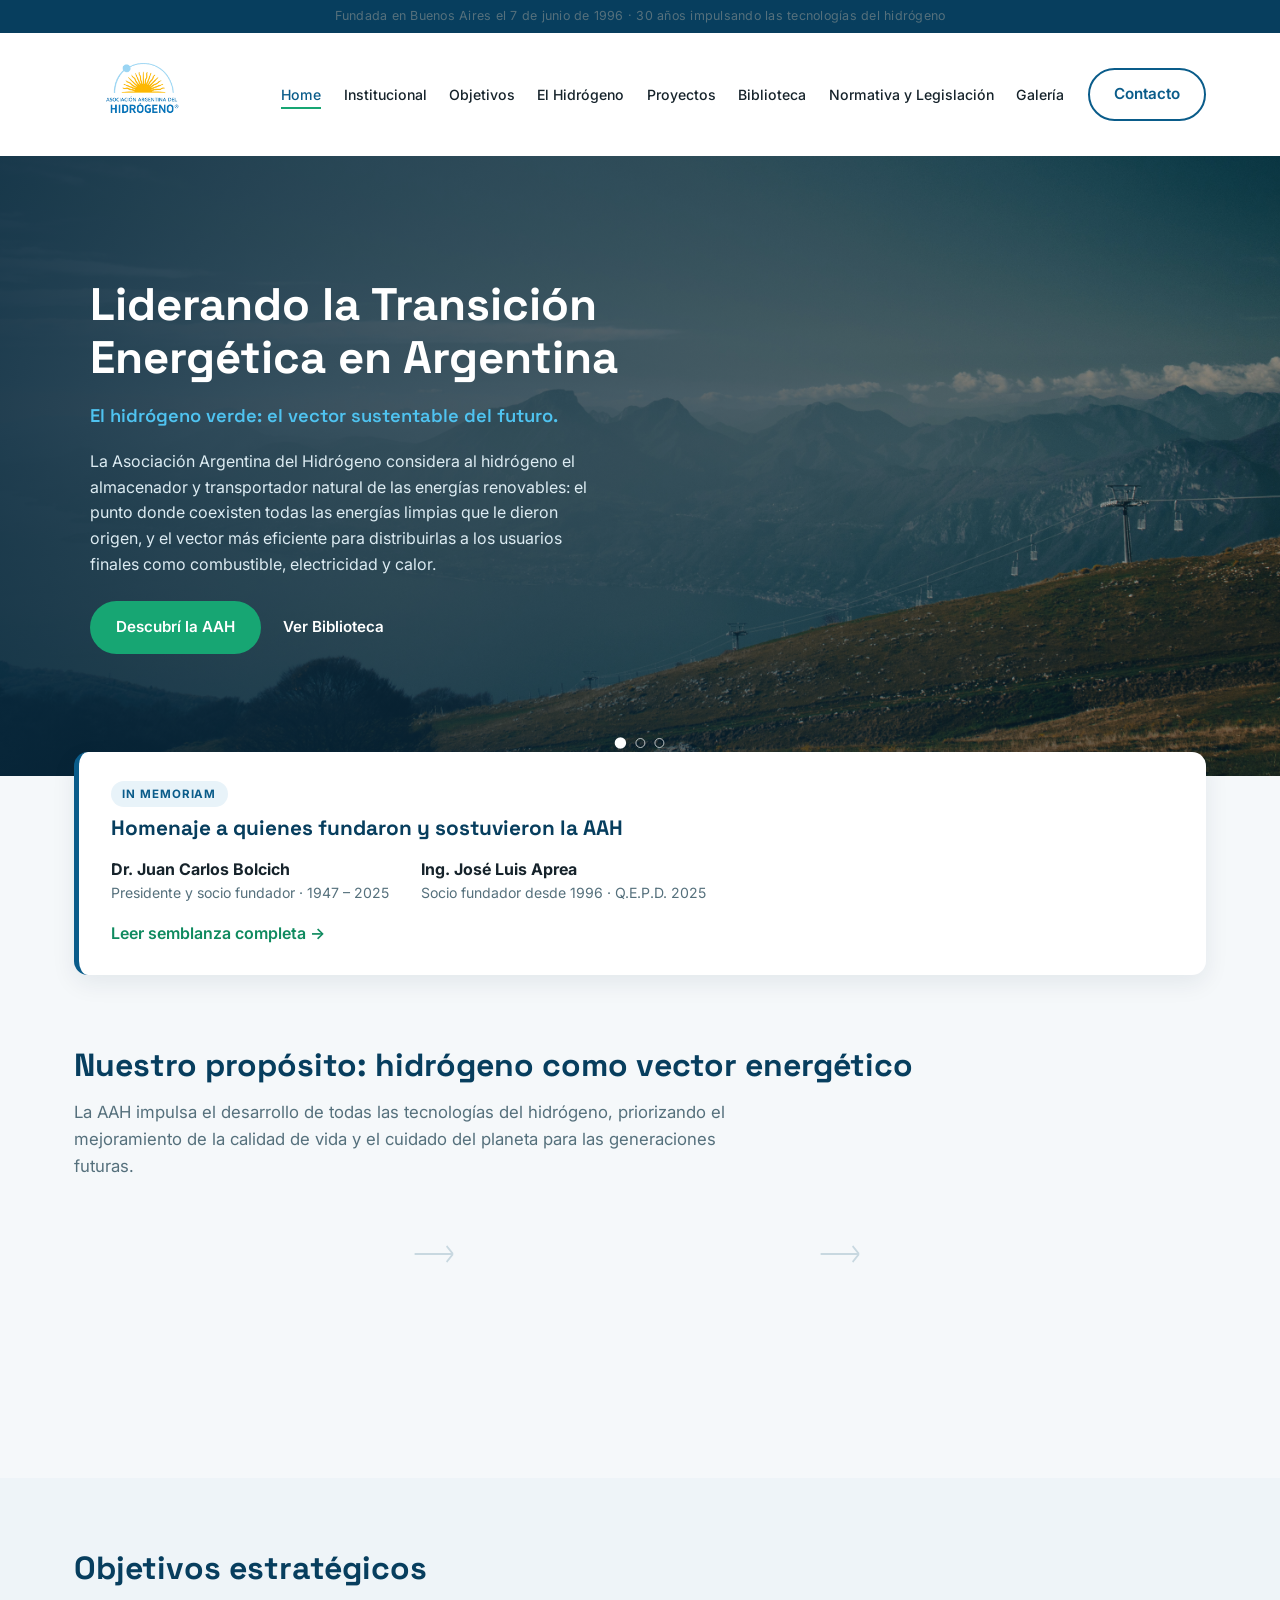
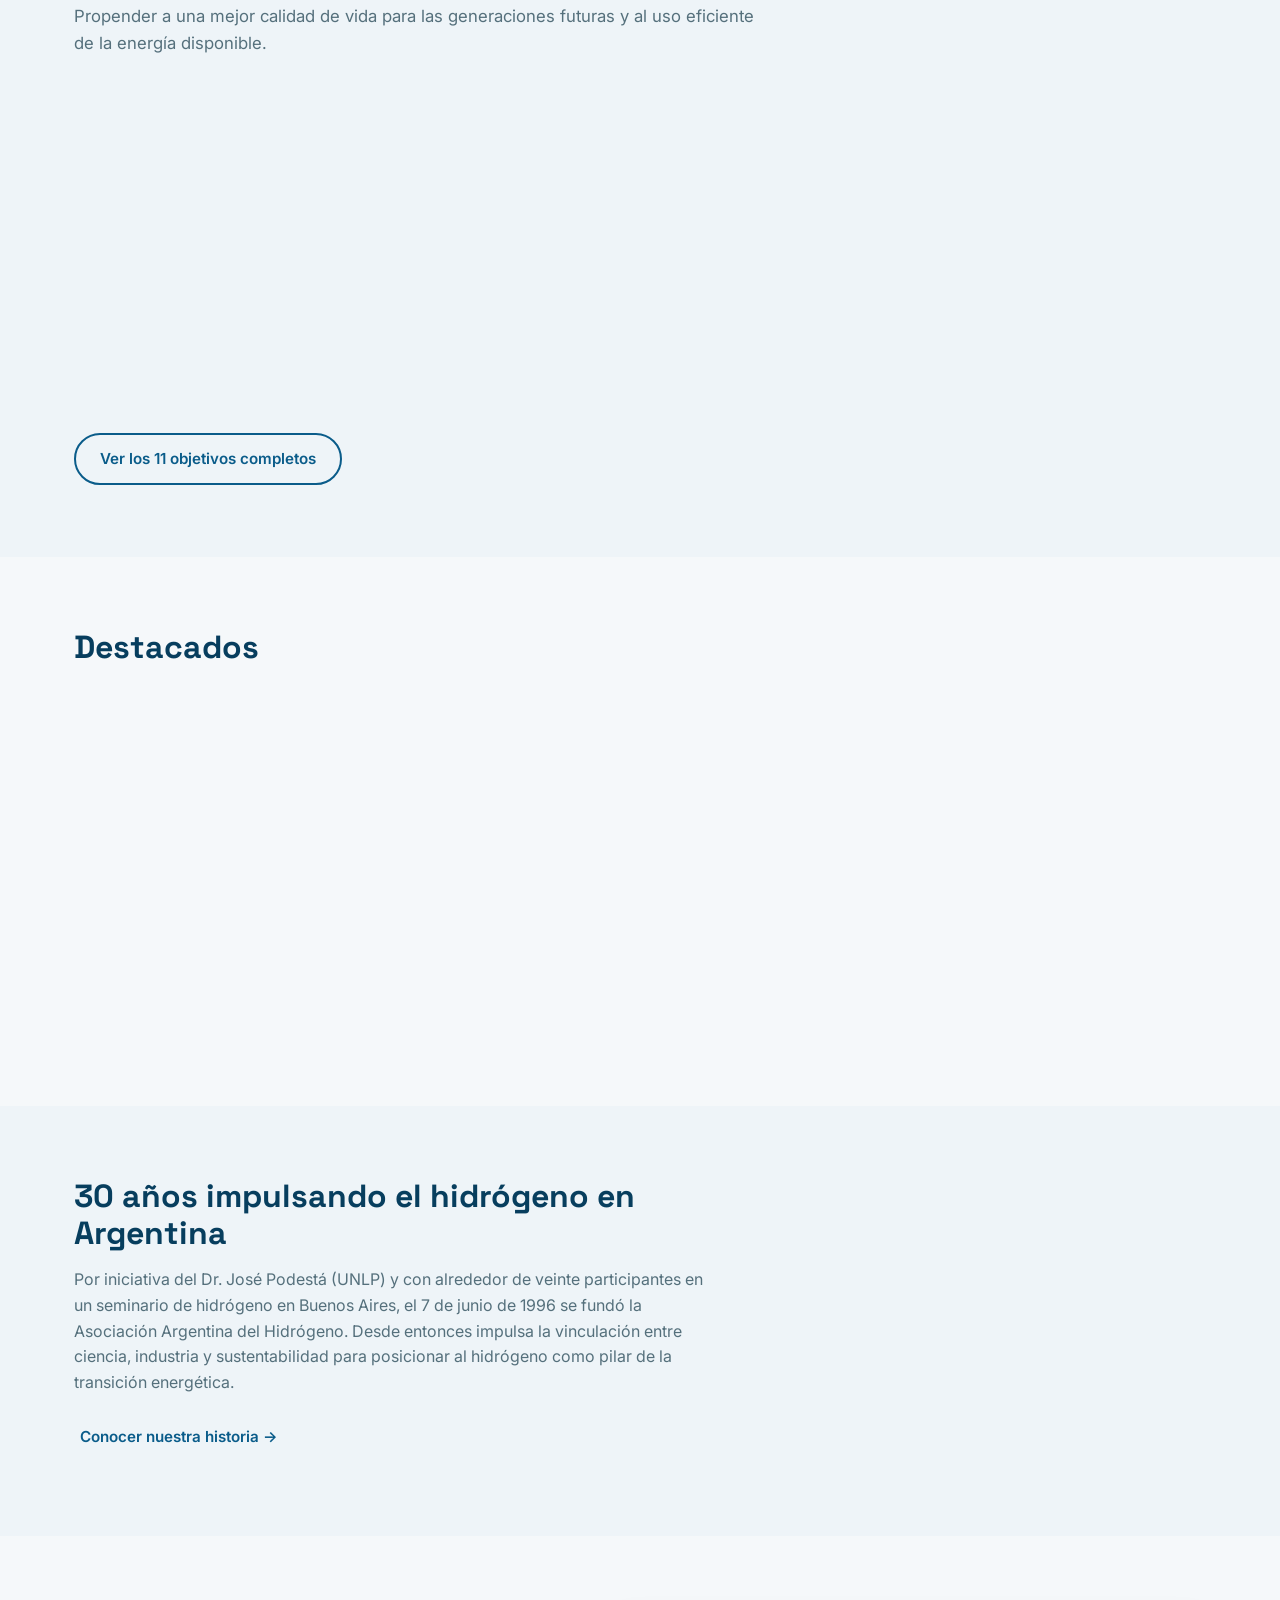
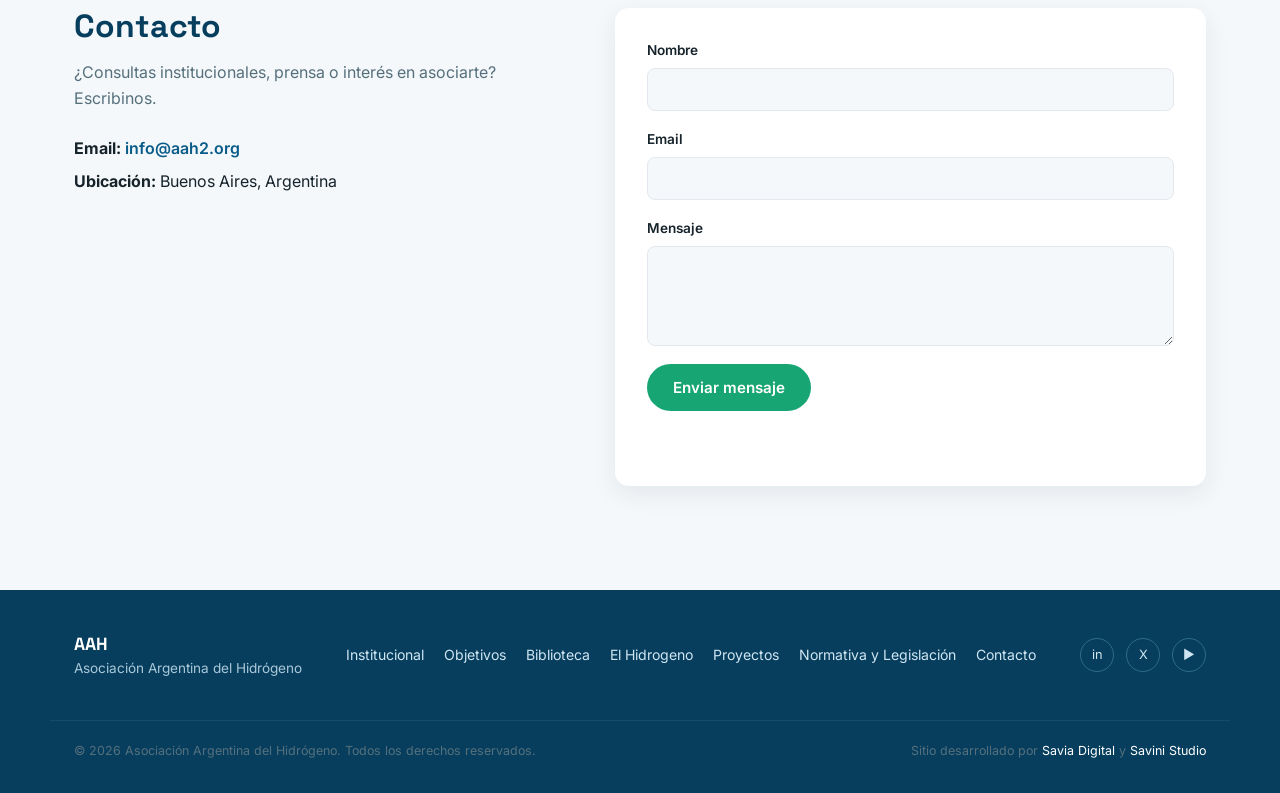
<file: index.html>
<!DOCTYPE html>
<html lang="es">
<head>
  <meta charset="UTF-8">
  <meta name="viewport" content="width=device-width, initial-scale=1.0">
  <title>Asociación Argentina del Hidrógeno | Hidrógeno Verde</title>
  <meta name="description" content="La AAH considera al hidrógeno el almacenador y transportador natural de las energías renovables, y el vector energético más eficiente para distribuirlas como combustible, electricidad y calor.">

  <link rel="preconnect" href="https://fonts.googleapis.com">
  <link rel="preconnect" href="https://fonts.gstatic.com" crossorigin>
  <link href="https://fonts.googleapis.com/css2?family=Space+Grotesk:wght@500;600;700&family=Inter:wght@400;500;600;700&display=swap" rel="stylesheet">

  <link rel="icon" type="image/x-icon" href="favicon.ico">
  <link rel="icon" type="image/png" sizes="32x32" href="assets/img/favicon-32x32.png">
  <link rel="icon" type="image/png" sizes="16x16" href="assets/img/favicon-16x16.png">
  <link rel="apple-touch-icon" sizes="180x180" href="assets/img/apple-touch-icon.png">
  <link rel="manifest" href="site.webmanifest">
  <meta name="theme-color" content="#0a5c8a">
 
  <link rel="stylesheet" href="styles/global.css">
  <link rel="stylesheet" href="styles/home.css">
</head>
<body>

  <a class="skip-link" href="#main">Saltar al contenido principal</a>

  <!-- ===================== HEADER ===================== -->
  <header class="site-header" id="site-header">
    <div class="header-top">
      <div class="container header-top-inner">
        <p class="founding-note">Fundada en Buenos Aires el 7 de junio de 1996 · 30 años impulsando las tecnologías del hidrógeno</p>
      </div>
    </div>

    <div class="container header-main">
      <a href="index.html" class="brand" aria-label="AAH - Ir al inicio">
        <img src="assets/img/logo.png" alt="Asociación Argentina del Hidrógeno" class="brand-logo">
      </a>

      <button class="nav-toggle" id="nav-toggle" aria-expanded="false" aria-controls="primary-nav" aria-label="Abrir menú de navegación">
        <span></span><span></span><span></span>
      </button>

      <nav class="primary-nav" id="primary-nav" aria-label="Navegación principal">
        <ul>
          <li><a href="index.html" aria-current="page">Home</a></li>
          <li><a href="institucional.html">Institucional</a></li>
          <li><a href="objetivos.html">Objetivos</a></li>
          <li><a href="el-hidrogeno.html">El Hidrógeno</a></li>
          <li><a href="proyectos.html">Proyectos</a></li>
          <li><a href="biblioteca.html">Biblioteca</a></li>
          <li><a href="normativa.html">Normativa y Legislación</a></li>
          <li><a href="galeria.html">Galería</a></li>
        </ul>
        <a href="#contacto" class="btn btn-outline nav-cta">Contacto</a>
      </nav>
    </div>
  </header>

  <main id="main">

    <!-- ===================== HERO ===================== -->
    <section class="hero">
      <div class="hero-slider" id="hero-slider">
        <div class="hero-slide is-active" style="background-image:url('assets/img/hidrogeno1.jpg'); background-position: center 90%"></div>
        <div class="hero-slide" style="background-image:url('assets/img/hidrogeno2.jpg')"></div>
        <div class="hero-slide" style="background-image:url('assets/img/hidrogeno3.jpg')"></div>
        <div class="hero-scrim" aria-hidden="true"></div>
      </div>

      <div class="hero-content">
        <div class="hero-copy">
          <h1>Liderando la Transición Energética en Argentina</h1>
          <p class="hero-lead">El hidrógeno verde: el vector sustentable del futuro.</p>
          <p class="hero-text">
            La Asociación Argentina del Hidrógeno considera al hidrógeno el almacenador y transportador
            natural de las energías renovables: el punto donde coexisten todas las energías limpias que
            le dieron origen, y el vector más eficiente para distribuirlas a los usuarios finales como
            combustible, electricidad y calor.
          </p>
          <div class="hero-actions">
            <a href="institucional.html" class="btn btn-primary">Descubrí la AAH</a>
            <a href="biblioteca.html" class="btn btn-ghost btn-ghost-light">Ver Biblioteca</a>
          </div>
        </div>
      </div>

      <div class="hero-dots" id="hero-dots" role="tablist" aria-label="Selector de imagen del slider">
        <button class="hero-dot is-active" type="button" role="tab" aria-selected="true" aria-label="Imagen 1"></button>
        <button class="hero-dot" type="button" role="tab" aria-selected="false" aria-label="Imagen 2"></button>
        <button class="hero-dot" type="button" role="tab" aria-selected="false" aria-label="Imagen 3"></button>
      </div>
    </section>

    <!-- ===================== IN MEMORIAM ===================== -->
    <section class="memoriam container">
      <div class="memoriam-card reveal-target">
        <span class="memoriam-tag">In memoriam</span>
        <h2>Homenaje a quienes fundaron y sostuvieron la AAH</h2>
        <div class="memoriam-people">
          <div class="memoriam-person">
            <p class="memoriam-name">Dr. Juan Carlos Bolcich</p>
            <p class="memoriam-role">Presidente y socio fundador · 1947 – 2025</p>
          </div>
          <div class="memoriam-person">
            <p class="memoriam-name">Ing. José Luis Aprea</p>
            <p class="memoriam-role">Socio fundador desde 1996 · Q.E.P.D. 2025</p>
          </div>
        </div>
        <a href="institucional.html" class="memoriam-link">Leer semblanza completa →</a>
      </div>
    </section>

    <!-- ===================== PROPÓSITO ===================== -->
    <section class="section proposito">
      <div class="container">
        <h2 class="section-title">Nuestro propósito: hidrógeno como vector energético</h2>
        <p class="section-lead">
          La AAH impulsa el desarrollo de todas las tecnologías del hidrógeno, priorizando el
          mejoramiento de la calidad de vida y el cuidado del planeta para las generaciones futuras.
        </p>

        <div class="flow-strip">
          <div class="flow-step reveal-target">
            <div class="flow-icon" aria-hidden="true">
              <svg viewBox="0 0 40 40" width="34" height="34"><circle cx="20" cy="20" r="18" fill="none" stroke="#4fc3f0" stroke-width="2.5"/><path d="M12 20a8 8 0 1116 0 8 8 0 01-16 0z" fill="none" stroke="#0a5c8a" stroke-width="2.5"/></svg>
            </div>
            <h3>Almacenamiento eficiente</h3>
            <p>El hidrógeno como reservorio natural donde coexisten las energías renovables que le dieron origen.</p>
          </div>

          <div class="flow-connector" aria-hidden="true"><svg viewBox="0 0 60 24" preserveAspectRatio="none"><path d="M2 12h48M50 12l-8-8M50 12l-8 8" fill="none" stroke="#c8d8e0" stroke-width="2"/></svg></div>

          <div class="flow-step reveal-target">
            <div class="flow-icon" aria-hidden="true">
              <svg viewBox="0 0 40 40" width="34" height="34"><path d="M6 24h20l-4-4M26 16l4 4-4 4" stroke="#17a673" stroke-width="2.5" fill="none" stroke-linecap="round" stroke-linejoin="round"/></svg>
            </div>
            <h3>Transporte sostenible</h3>
            <p>El vector energético más eficiente para conducir y distribuir energía limpia a los usuarios finales.</p>
          </div>

          <div class="flow-connector" aria-hidden="true"><svg viewBox="0 0 60 24" preserveAspectRatio="none"><path d="M2 12h48M50 12l-8-8M50 12l-8 8" fill="none" stroke="#c8d8e0" stroke-width="2"/></svg></div>

          <div class="flow-step reveal-target">
            <div class="flow-icon" aria-hidden="true">
              <svg viewBox="0 0 40 40" width="34" height="34"><path d="M20 4l4 12h12l-10 8 4 12-10-8-10 8 4-12-10-8h12z" fill="none" stroke="#0a5c8a" stroke-width="2"/></svg>
            </div>
            <h3>Desarrollo Patagonia</h3>
            <p>Proyectos concretos en la Antártida Argentina y la Patagonia, desde Pico Truncado hasta la Base Esperanza.</p>
          </div>
        </div>
      </div>
    </section>

    <!-- ===================== OBJETIVOS PREVIEW ===================== -->
    <section class="section objetivos-preview alt-bg">
      <div class="container">
        <h2 class="section-title">Objetivos estratégicos</h2>
        <p class="section-lead">Propender a una mejor calidad de vida para las generaciones futuras y al uso eficiente de la energía disponible.</p>

        <div class="obj-strip">
          <div class="obj-strip-item reveal-target">
            <span class="obj-strip-number">01</span>
            <div>
              <h3>Preservación ambiental</h3>
              <p>Contribuir a la recuperación y preservación del medio ambiente, especialmente en las grandes ciudades.</p>
            </div>
          </div>
          <div class="obj-strip-item reveal-target">
            <span class="obj-strip-number">02</span>
            <div>
              <h3>Vinculación sectorial</h3>
              <p>Promover la coordinación entre gobierno, industrias, instituciones de I+D y universidades.</p>
            </div>
          </div>
          <div class="obj-strip-item reveal-target">
            <span class="obj-strip-number">03</span>
            <div>
              <h3>Difusión y enseñanza</h3>
              <p>Difundir el concepto de la tecnología del hidrógeno en todos los niveles educativos.</p>
            </div>
          </div>
        </div>

        <a href="objetivos.html" class="btn btn-outline objetivos-cta">Ver los 11 objetivos completos</a>
      </div>
    </section>

    <!-- ===================== DESTACADOS ===================== -->
    <section class="section destacados">
      <div class="container">
        <h2 class="section-title">Destacados</h2>

        <div class="cards-grid three">
          <article class="destacado-card reveal-target">
            <div class="destacado-icon revista" aria-hidden="true">H2</div>
            <h3>Biblioteca</h3>
            <p>Todas las ediciones de la Revista Hidrógeno, la primera publicación en español dedicada al hidrógeno, editada desde 1998.</p>
            <a href="biblioteca.html" class="btn btn-outline">Ver biblioteca completa</a>
          </article>

          <article class="destacado-card reveal-target">
            <div class="destacado-icon normativa" aria-hidden="true">⚖</div>
            <h3>Normativa &amp; Legislación</h3>
            <p>Marco regulatorio y documentación técnica de seguridad para el manejo del hidrógeno en Argentina.</p>
            <a href="normativa.html" class="btn btn-outline">Consultar normativa</a>
          </article>

          <article class="destacado-card reveal-target">
            <div class="destacado-icon novedades" aria-hidden="true">✦</div>
            <h3>Novedades</h3>
            <p>La transición energética hacia el uso del hidrógeno para el desarrollo sustentable en la Patagonia.</p>
            <a href="novedades.html" class="btn btn-outline">Leer artículo completo</a>
          </article>
        </div>
      </div>
    </section>

    <!-- ===================== HISTORIA BREVE ===================== -->
    <section class="section historia alt-bg">
      <div class="container historia-grid">
        <div>
          <h2 class="section-title">30 años impulsando el hidrógeno en Argentina</h2>
          <p>
            Por iniciativa del Dr. José Podestá (UNLP) y con alrededor de veinte participantes en un
            seminario de hidrógeno en Buenos Aires, el 7 de junio de 1996 se fundó la Asociación
            Argentina del Hidrógeno. Desde entonces impulsa la vinculación entre ciencia, industria
            y sustentabilidad para posicionar al hidrógeno como pilar de la transición energética.
          </p>
          <a href="institucional.html" class="btn btn-ghost">Conocer nuestra historia →</a>
        </div>
        <div class="historia-stat reveal-target">
          <span class="stat-number">1996</span>
          <span class="stat-label">Año de fundación en Buenos Aires</span>
        </div>
      </div>
    </section>

    <!-- ===================== CONTACTO ===================== -->
    <section class="section contacto" id="contacto">
      <div class="container contacto-grid">
        <div class="contacto-info">
          <h2 class="section-title">Contacto</h2>
          <p>¿Consultas institucionales, prensa o interés en asociarte? Escribinos.</p>
          <ul class="contacto-list">
            <li><strong>Email:</strong> <a href="mailto:aahidrogeno@gmail.com">info@aah2.org</a></li>
            <li><strong>Ubicación:</strong> Buenos Aires, Argentina</li>
          </ul>
        </div>

        <form class="contacto-form" id="contact-form" action="contacto.php" method="POST" novalidate>
          <div class="form-row">
            <label for="name">Nombre</label>
            <input type="text" id="name" name="name" required autocomplete="name">
          </div>
          <div class="form-row">
            <label for="email">Email</label>
            <input type="email" id="email" name="email" required autocomplete="email">
          </div>
          <div class="form-row">
            <label for="message">Mensaje</label>
            <textarea id="message" name="message" rows="4" required></textarea>
          </div>
          <!-- Honeypot anti-spam: invisible para personas, los bots suelen completarlo -->
          <div class="form-row form-honeypot" aria-hidden="true">
            <label for="website">No completar este campo</label>
            <input type="text" id="website" name="website" tabindex="-1" autocomplete="off">
          </div>
          <button type="submit" class="btn btn-primary">Enviar mensaje</button>
          <p class="form-status" id="form-status" role="status" aria-live="polite"></p>
        </form>
      </div>
    </section>

  </main>

  <!-- ===================== FOOTER ===================== -->
  <footer class="site-footer">
    <div class="container footer-inner">
      <div class="footer-brand">
        <strong>AAH</strong>
        <p>Asociación Argentina del Hidrógeno</p>
      </div>

      <nav class="footer-nav" aria-label="Enlaces del pie de página">
        <a href="institucional.html">Institucional</a>
        <a href="objetivos.html">Objetivos</a>
        <a href="biblioteca.html">Biblioteca</a>
        <a href="el-hidrogeno.html">El Hidrogeno</a>
        <a href="proyectos.html">Proyectos</a>
        <a href="normativa.html">Normativa y Legislación</a>
        <a href="#contacto">Contacto</a>
      </nav>

      <div class="footer-social" aria-label="Redes sociales">
        <a href="#" aria-label="LinkedIn">in</a>
        <a href="#" aria-label="Twitter">X</a>
        <a href="#" aria-label="YouTube">▶</a>
      </div>
    </div>
    <div class="footer-bottom container">
      <p>© 2026 Asociación Argentina del Hidrógeno. Todos los derechos reservados.</p>
      <p class="credit">Sitio desarrollado por <a href="https://www.saviadigital.com.ar" target="_blank" rel="noopener noreferrer">Savia Digital</a> y <a href="https://www.savinistudio.com" target="_blank" rel="noopener noreferrer">Savini Studio</a></p>
    </div>
  </footer>

  <script src="scripts/global.js"></script>
  
  <script src="scripts/home.js"></script>
</body>
</html>
</file>
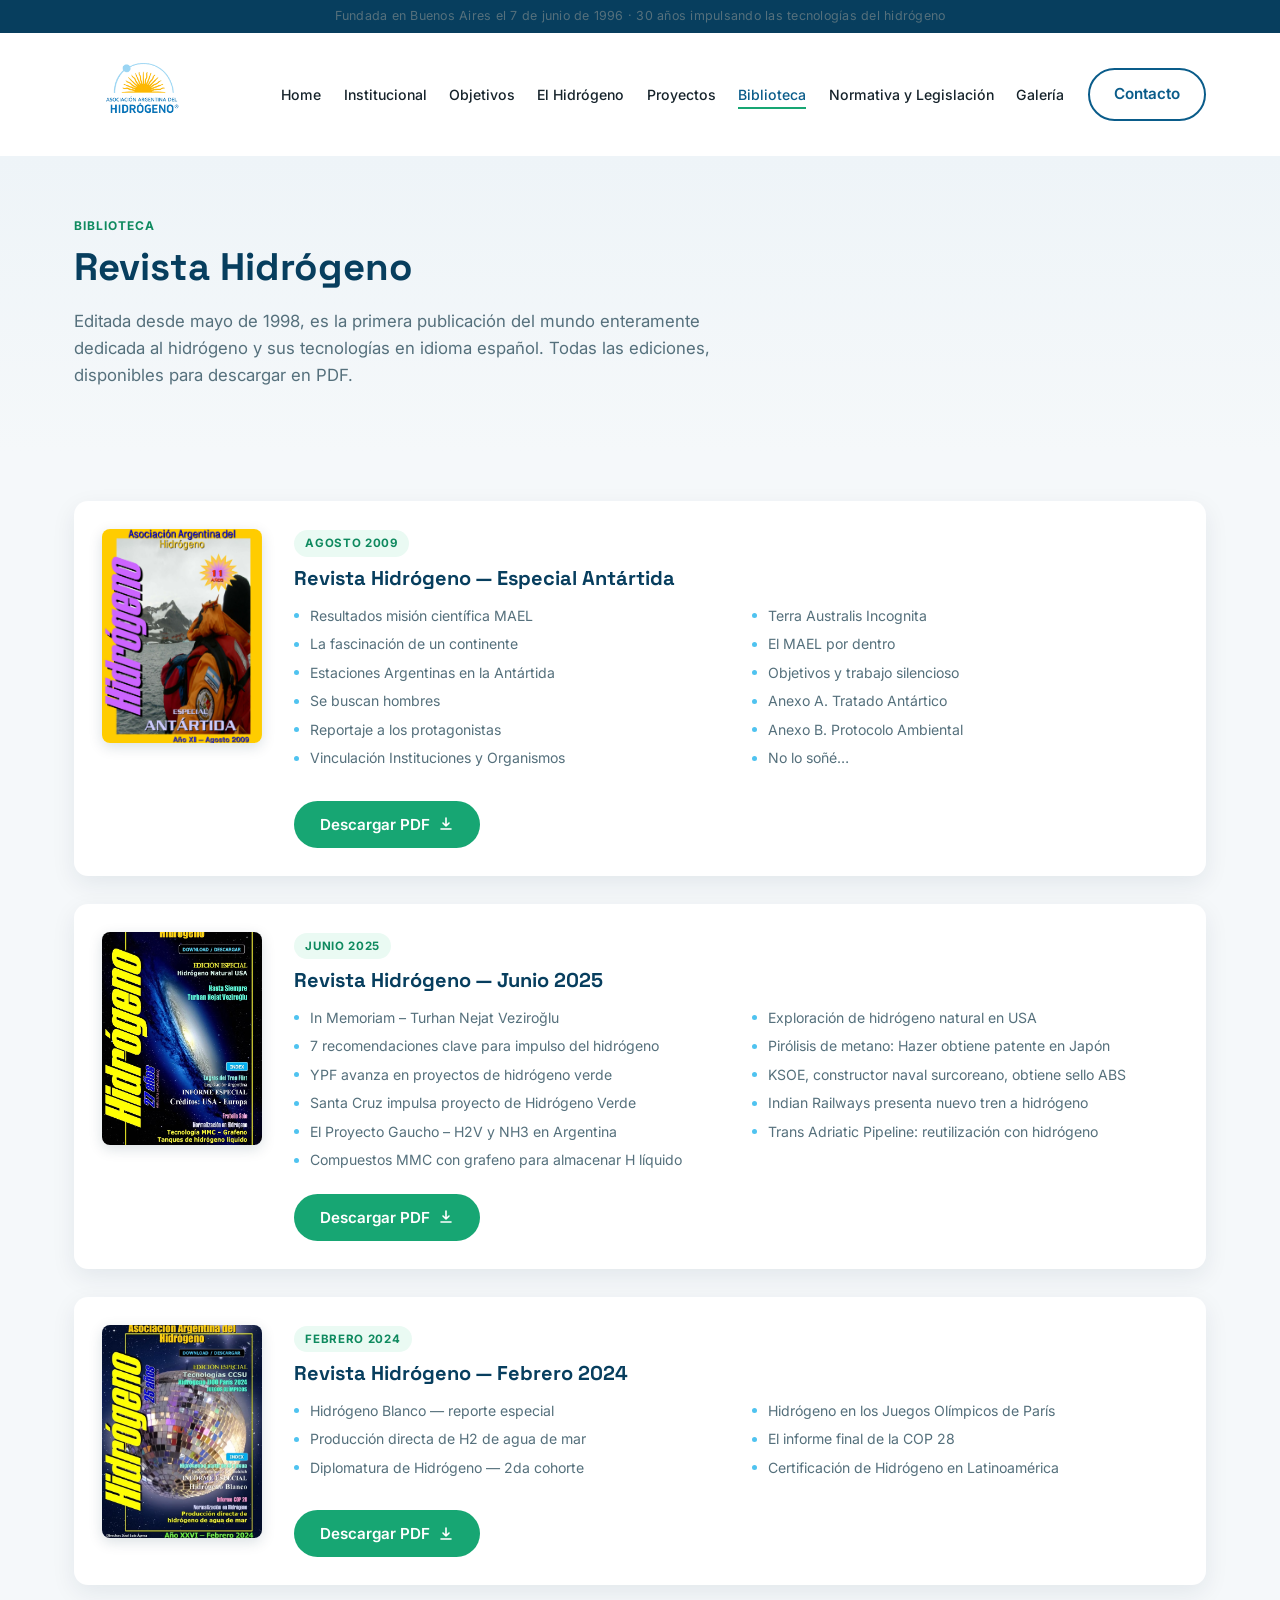
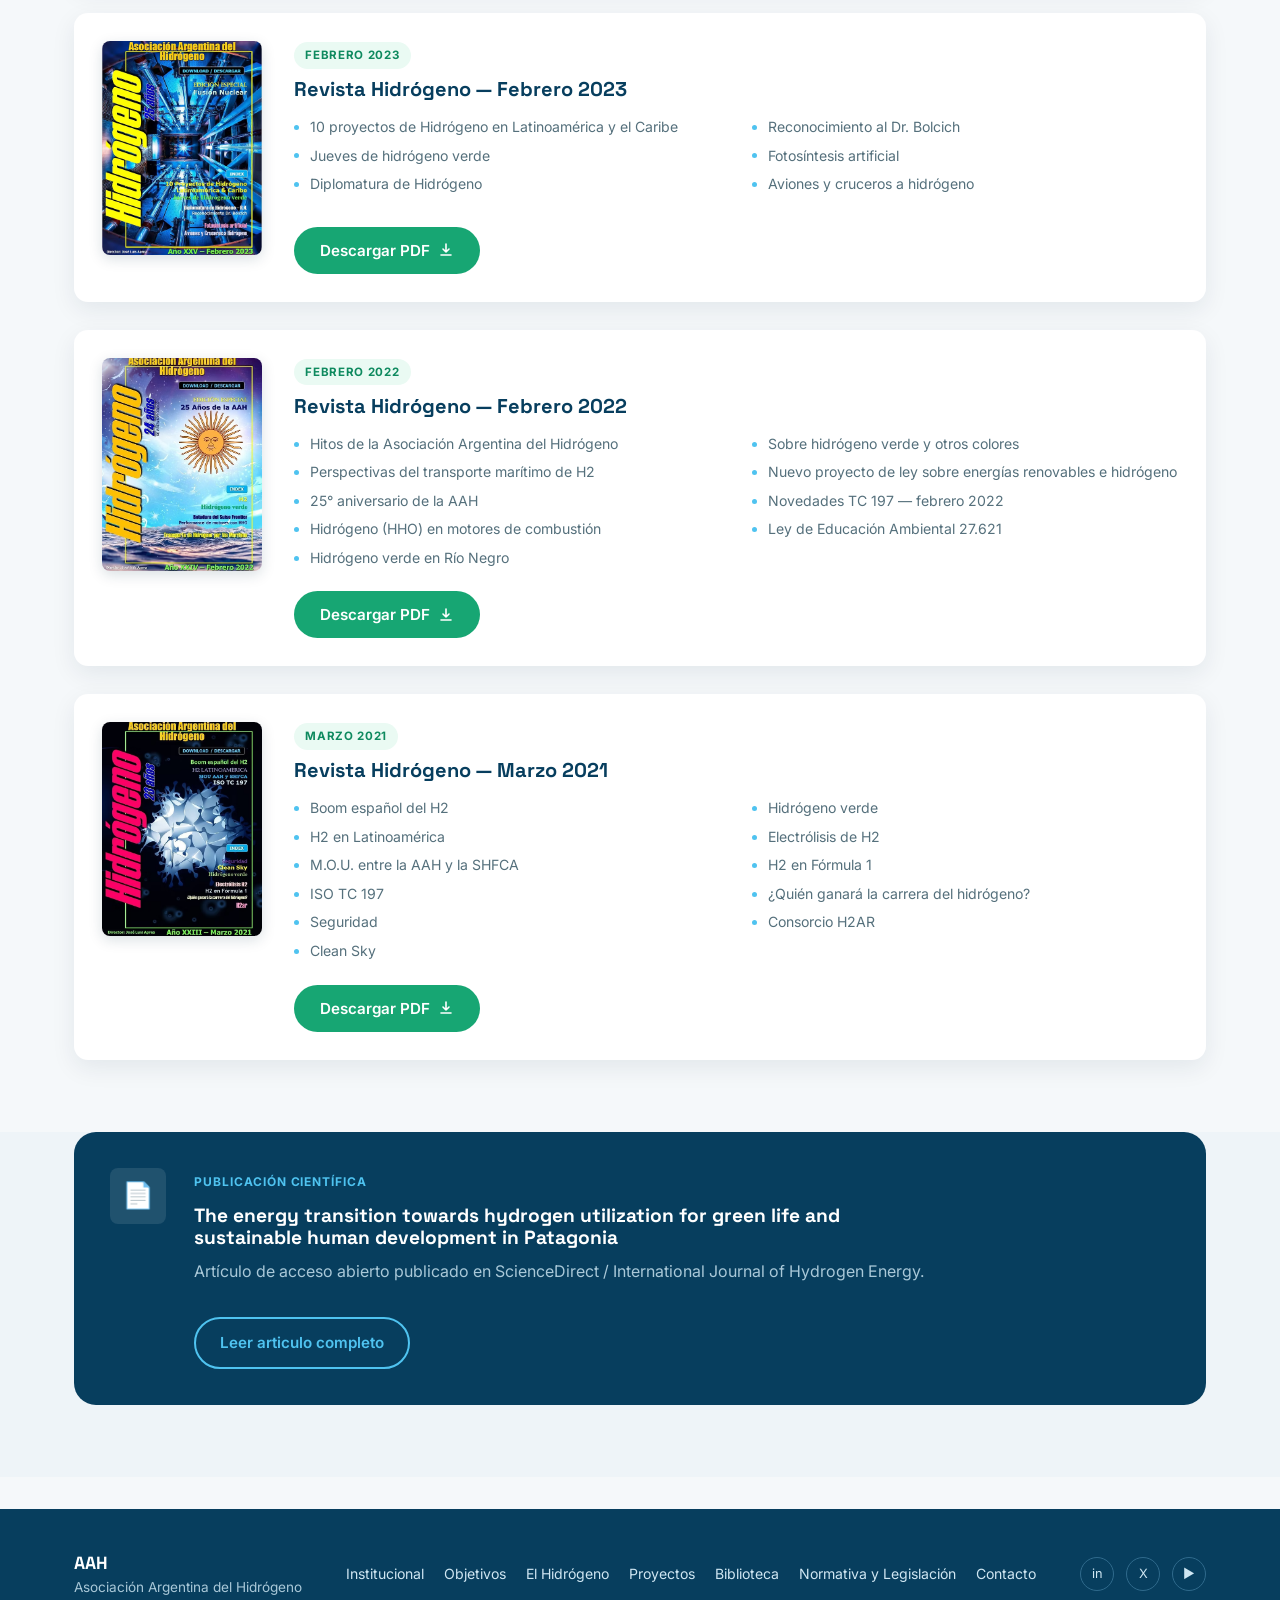
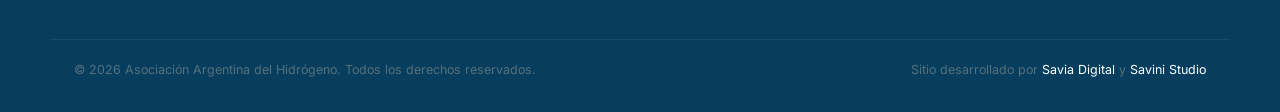
<file: biblioteca.html>
<!DOCTYPE html>
<html lang="es">
<head>
  <meta charset="UTF-8">
  <meta name="viewport" content="width=device-width, initial-scale=1.0">
  <title>Biblioteca | Asociación Argentina del Hidrógeno</title>
  <meta name="description" content="Biblioteca de la Revista Hidrógeno: todas las ediciones publicadas por la AAH desde 1998, la primera revista en español dedicada al hidrógeno.">

  <link rel="preconnect" href="https://fonts.googleapis.com">
  <link rel="preconnect" href="https://fonts.gstatic.com" crossorigin>
  <link href="https://fonts.googleapis.com/css2?family=Space+Grotesk:wght@500;600;700&family=Inter:wght@400;500;600;700&display=swap" rel="stylesheet">

  <link rel="stylesheet" href="styles/global.css">
  <link rel="stylesheet" href="styles/biblioteca.css">
</head>
<body>

  <a class="skip-link" href="#main">Saltar al contenido principal</a>

  <!-- ===================== HEADER ===================== -->
  <header class="site-header" id="site-header">
    <div class="header-top">
      <div class="container header-top-inner">
        <p class="founding-note">Fundada en Buenos Aires el 7 de junio de 1996 · 30 años impulsando las tecnologías del hidrógeno</p>
      </div>
    </div>

    <div class="container header-main">
      <a href="index.html" class="brand" aria-label="AAH - Ir al inicio">
        <img src="assets/img/logo.png" alt="Asociación Argentina del Hidrógeno" class="brand-logo">
      </a>

      <button class="nav-toggle" id="nav-toggle" aria-expanded="false" aria-controls="primary-nav" aria-label="Abrir menú de navegación">
        <span></span><span></span><span></span>
      </button>

      <nav class="primary-nav" id="primary-nav" aria-label="Navegación principal">
        <ul>
          <li><a href="index.html">Home</a></li>
          <li><a href="institucional.html">Institucional</a></li>
          <li><a href="objetivos.html">Objetivos</a></li>
          <li><a href="el-hidrogeno.html">El Hidrógeno</a></li>
          <li><a href="proyectos.html">Proyectos</a></li>
          <li><a href="biblioteca.html" aria-current="page">Biblioteca</a></li>
          <li><a href="normativa.html">Normativa y Legislación</a></li>
          <li><a href="galeria.html">Galería</a></li>
        </ul>
        <a href="index.html#contacto" class="btn btn-outline nav-cta">Contacto</a>
    </div>
  </header>

  <main id="main">

    <!-- ===================== PAGE HERO ===================== -->
    <section class="page-hero">
      <div class="container">
        <span class="eyebrow">Biblioteca</span>
        <h1>Revista Hidrógeno</h1>
        <p class="section-lead">
          Editada desde mayo de 1998, es la primera publicación del mundo enteramente dedicada al
          hidrógeno y sus tecnologías en idioma español. Todas las ediciones, disponibles para
          descargar en PDF.
        </p>
      </div>
    </section>

    <!-- ===================== CATÁLOGO ===================== -->
    <section class="section catalogo-section">
      <div class="container">
        <div class="catalogo">

          <article class="issue-row reveal-target">
  <div class="issue-cover">
    <img
      src="assets/img/portada-antartida.jpg"
      alt="Tapa Revista Hidrógeno — Especial Antártida, Agosto 2009"
    >
  </div>

  <div class="issue-info">
    <span class="issue-date">Agosto 2009</span>

    <h2>Revista Hidrógeno — Especial Antártida</h2>

    <ul class="issue-index">
      <li>Resultados misión científica MAEL</li>
      <li>La fascinación de un continente</li>
      <li>Estaciones Argentinas en la Antártida</li>
      <li>Se buscan hombres</li>
      <li>Reportaje a los protagonistas</li>
      <li>Vinculación Instituciones y Organismos</li>
      <li>Terra Australis Incognita</li>
      <li>El MAEL por dentro</li>
      <li>Objetivos y trabajo silencioso</li>
      <li>Anexo A. Tratado Antártico</li>
      <li>Anexo B. Protocolo Ambiental</li>
      <li>No lo soñé…</li>
    </ul>

    <button
      class="btn btn-primary btn-download"
      data-pdf="Magazine-hidrogeno - Especial-Antartida-2009.pdf"
    >
      Descargar PDF
      <svg width="16" height="16" viewBox="0 0 16 16" fill="none" aria-hidden="true">
        <path
          d="M8 2v8m0 0l-3-3m3 3l3-3M3 13h10"
          stroke="currentColor"
          stroke-width="1.6"
          stroke-linecap="round"
          stroke-linejoin="round"
        />
      </svg>
    </button>
  </div>
</article>

          <article class="issue-row reveal-target">
            <div class="issue-cover">
              <img src="assets/img/junio2025.avif" alt="Tapa Revista Hidrógeno Junio 2025">
            </div>
            <div class="issue-info">
              <span class="issue-date">Junio 2025</span>
              <h2>Revista Hidrógeno — Junio 2025</h2>
              <ul class="issue-index">
                <li>In Memoriam – Turhan Nejat Veziroğlu</li>
                <li>7 recomendaciones clave para impulso del hidrógeno</li>
                <li>YPF avanza en proyectos de hidrógeno verde</li>
                <li>Santa Cruz impulsa proyecto de Hidrógeno Verde</li>
                <li>El Proyecto Gaucho – H2V y NH3 en Argentina</li>
                <li>Compuestos MMC con grafeno para almacenar H líquido</li>
                <li>Exploración de hidrógeno natural en USA</li>
                <li>Pirólisis de metano: Hazer obtiene patente en Japón</li>
                <li>KSOE, constructor naval surcoreano, obtiene sello ABS</li>
                <li>Indian Railways presenta nuevo tren a hidrógeno</li>
                <li>Trans Adriatic Pipeline: reutilización con hidrógeno</li>
              </ul>
              <button class="btn btn-primary btn-download" data-pdf="revista-hidrogeno-junio-2025.pdf">
                Descargar PDF
                <svg width="16" height="16" viewBox="0 0 16 16" fill="none" aria-hidden="true"><path d="M8 2v8m0 0l-3-3m3 3l3-3M3 13h10" stroke="currentColor" stroke-width="1.6" stroke-linecap="round" stroke-linejoin="round"/></svg>
              </button>
            </div>
          </article>

          <article class="issue-row reveal-target">
            <div class="issue-cover">
              <img src="assets/img/febrero2024.avif" alt="Tapa Revista Hidrógeno Febrero 2024">
            </div>
            <div class="issue-info">
              <span class="issue-date">Febrero 2024</span>
              <h2>Revista Hidrógeno — Febrero 2024</h2>
              <ul class="issue-index">
                <li>Hidrógeno Blanco — reporte especial</li>
                <li>Producción directa de H2 de agua de mar</li>
                <li>Diplomatura de Hidrógeno — 2da cohorte</li>
                <li>Hidrógeno en los Juegos Olímpicos de París</li>
                <li>El informe final de la COP 28</li>
                <li>Certificación de Hidrógeno en Latinoamérica</li>
              </ul>
              <button class="btn btn-primary btn-download" data-pdf="revista-hidrogeno-febrero-2024.pdf">
                Descargar PDF
                <svg width="16" height="16" viewBox="0 0 16 16" fill="none" aria-hidden="true"><path d="M8 2v8m0 0l-3-3m3 3l3-3M3 13h10" stroke="currentColor" stroke-width="1.6" stroke-linecap="round" stroke-linejoin="round"/></svg>
              </button>
            </div>
          </article>

          <article class="issue-row reveal-target">
            <div class="issue-cover">
              <img src="assets/img/febrero2023.avif" alt="Tapa Revista Hidrógeno Febrero 2023">
            </div>
            <div class="issue-info">
              <span class="issue-date">Febrero 2023</span>
              <h2>Revista Hidrógeno — Febrero 2023</h2>
              <ul class="issue-index">
                <li>10 proyectos de Hidrógeno en Latinoamérica y el Caribe</li>
                <li>Jueves de hidrógeno verde</li>
                <li>Diplomatura de Hidrógeno</li>
                <li>Reconocimiento al Dr. Bolcich</li>
                <li>Fotosíntesis artificial</li>
                <li>Aviones y cruceros a hidrógeno</li>
              </ul>
              <button class="btn btn-primary btn-download" data-pdf="revista-hidrogeno-febrero-2023.pdf">
                Descargar PDF
                <svg width="16" height="16" viewBox="0 0 16 16" fill="none" aria-hidden="true"><path d="M8 2v8m0 0l-3-3m3 3l3-3M3 13h10" stroke="currentColor" stroke-width="1.6" stroke-linecap="round" stroke-linejoin="round"/></svg>
              </button>
            </div>
          </article>

          <article class="issue-row reveal-target">
            <div class="issue-cover">
              <img src="assets/img/febrero2022.avif" alt="Tapa Revista Hidrógeno Febrero 2022">
            </div>
            <div class="issue-info">
              <span class="issue-date">Febrero 2022</span>
              <h2>Revista Hidrógeno — Febrero 2022</h2>
              <ul class="issue-index">
                <li>Hitos de la Asociación Argentina del Hidrógeno</li>
                <li>Perspectivas del transporte marítimo de H2</li>
                <li>25° aniversario de la AAH</li>
                <li>Hidrógeno (HHO) en motores de combustión</li>
                <li>Hidrógeno verde en Río Negro</li>
                <li>Sobre hidrógeno verde y otros colores</li>
                <li>Nuevo proyecto de ley sobre energías renovables e hidrógeno</li>
                <li>Novedades TC 197 — febrero 2022</li>
                <li>Ley de Educación Ambiental 27.621</li>
              </ul>
              <button class="btn btn-primary btn-download" data-pdf="revista-hidrogeno-febrero-2022.pdf">
                Descargar PDF
                <svg width="16" height="16" viewBox="0 0 16 16" fill="none" aria-hidden="true"><path d="M8 2v8m0 0l-3-3m3 3l3-3M3 13h10" stroke="currentColor" stroke-width="1.6" stroke-linecap="round" stroke-linejoin="round"/></svg>
              </button>
            </div>
          </article>

          <article class="issue-row reveal-target">
            <div class="issue-cover">
              <img src="assets/img/marzo2021.avif" alt="Tapa Revista Hidrógeno Marzo 2021">
            </div>
            <div class="issue-info">
              <span class="issue-date">Marzo 2021</span>
              <h2>Revista Hidrógeno — Marzo 2021</h2>
              <ul class="issue-index">
                <li>Boom español del H2</li>
                <li>H2 en Latinoamérica</li>
                <li>M.O.U. entre la AAH y la SHFCA</li>
                <li>ISO TC 197</li>
                <li>Seguridad</li>
                <li>Clean Sky</li>
                <li>Hidrógeno verde</li>
                <li>Electrólisis de H2</li>
                <li>H2 en Fórmula 1</li>
                <li>¿Quién ganará la carrera del hidrógeno?</li>
                <li>Consorcio H2AR</li>
              </ul>
              <button class="btn btn-primary btn-download" data-pdf="revista-hidrogeno-marzo-2021.pdf">
                Descargar PDF
                <svg width="16" height="16" viewBox="0 0 16 16" fill="none" aria-hidden="true"><path d="M8 2v8m0 0l-3-3m3 3l3-3M3 13h10" stroke="currentColor" stroke-width="1.6" stroke-linecap="round" stroke-linejoin="round"/></svg>
              </button>
            </div>
          </article>

        </div>
      </div>
    </section>

    <!-- ===================== ARTÍCULO DESTACADO ===================== -->
    <section class="section article-highlight-section alt-bg">
      <div class="container">
        <article class="article-highlight reveal-target">
          <div class="article-highlight-icon" aria-hidden="true">📄</div>
          <div>
            <span class="eyebrow">Publicación científica</span>
            <h3>The energy transition towards hydrogen utilization for green life and sustainable human development in Patagonia</h3>
            <p>Artículo de acceso abierto publicado en ScienceDirect / International Journal of Hydrogen Energy.</p>
            <a
              href="assets/pdf/Magazine-the-energy-transition.pdf"
              download="Magazine-the-energy-transition.pdf"
              class="btn btn-outline"
>
  Leer articulo completo
</a>
          </div>
        </article>
      </div>
    </section>

  </main>

  <!-- ===================== FOOTER ===================== -->
  <footer class="site-footer">
    <div class="container footer-inner">
      <div class="footer-brand">
        <strong>AAH</strong>
        <p>Asociación Argentina del Hidrógeno</p>
      </div>

      <nav class="footer-nav" aria-label="Enlaces del pie de página">
        <a href="institucional.html">Institucional</a>
        <a href="objetivos.html">Objetivos</a>
        <a href="el-hidrogeno.html">El Hidrógeno</a>
        <a href="proyectos.html">Proyectos</a>
        <a href="biblioteca.html">Biblioteca</a>
        <a href="normativa.html">Normativa y Legislación</a>
        <a href="contacto.html">Contacto</a>
      </nav>

      <div class="footer-social" aria-label="Redes sociales">
        <a href="#" aria-label="LinkedIn">in</a>
        <a href="#" aria-label="Twitter">X</a>
        <a href="#" aria-label="YouTube">▶</a>
      </div>
    </div>
    <div class="footer-bottom container">
      <p>© 2026 Asociación Argentina del Hidrógeno. Todos los derechos reservados.</p>
      <p class="credit">Sitio desarrollado por <a href="https://www.saviadigital.com.ar" target="_blank" rel="noopener noreferrer">Savia Digital</a> y <a href="https://www.savinistudio.com" target="_blank" rel="noopener noreferrer">Savini Studio</a></p>
    </div>
  </footer>

  <script src="scripts/global.js"></script>
</body>
</html>
</file>
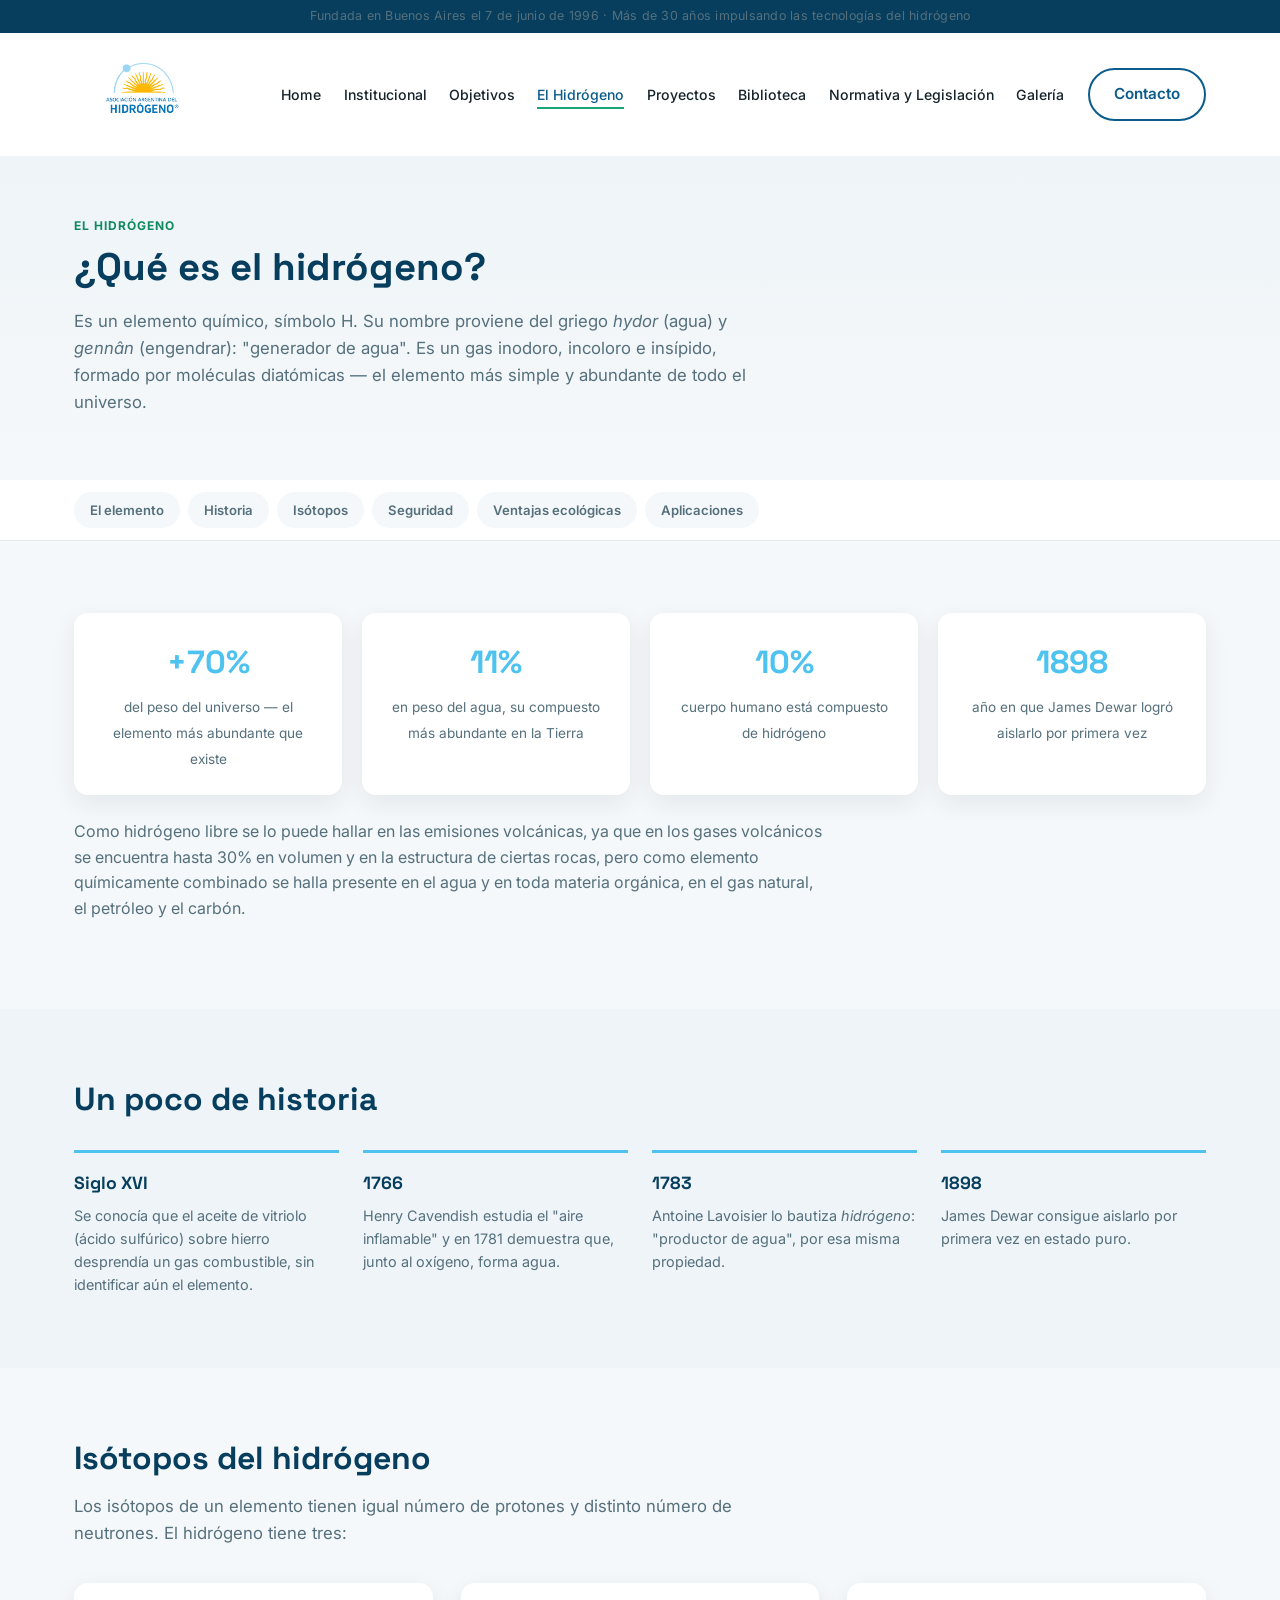
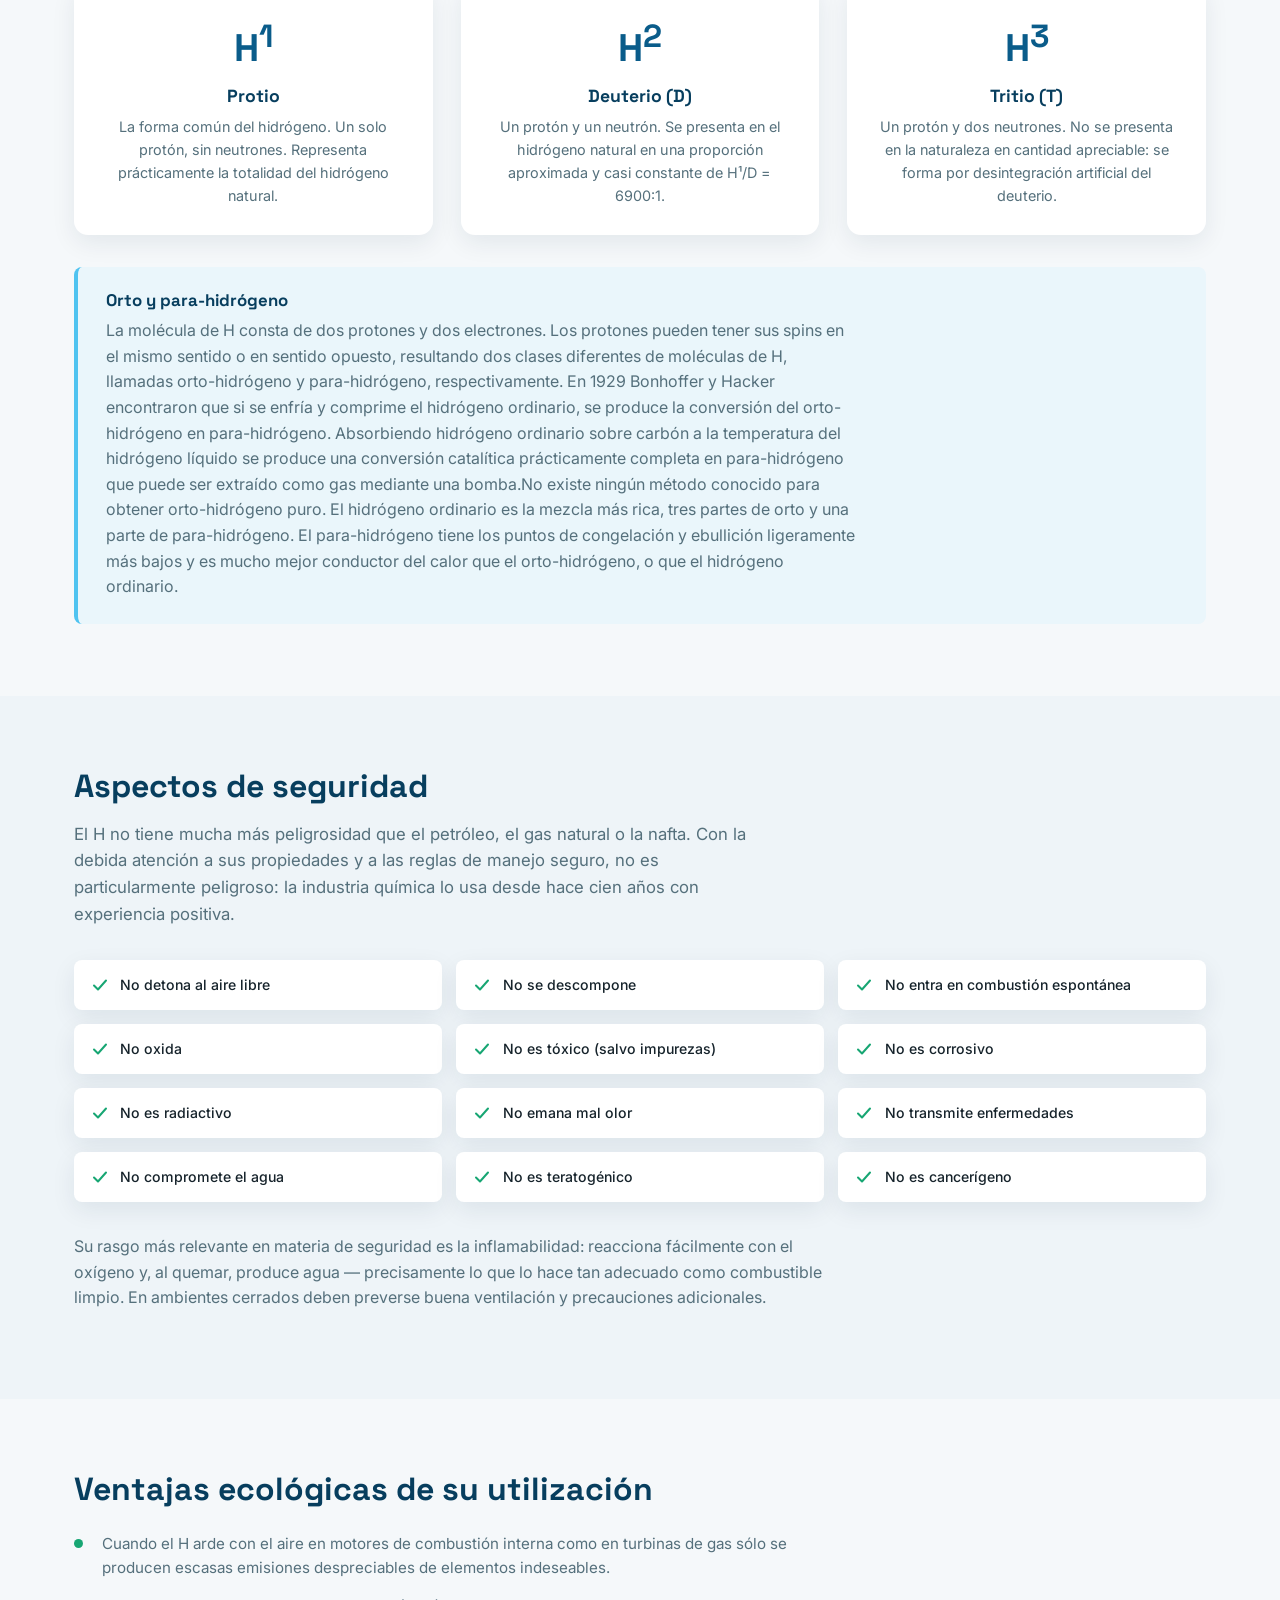
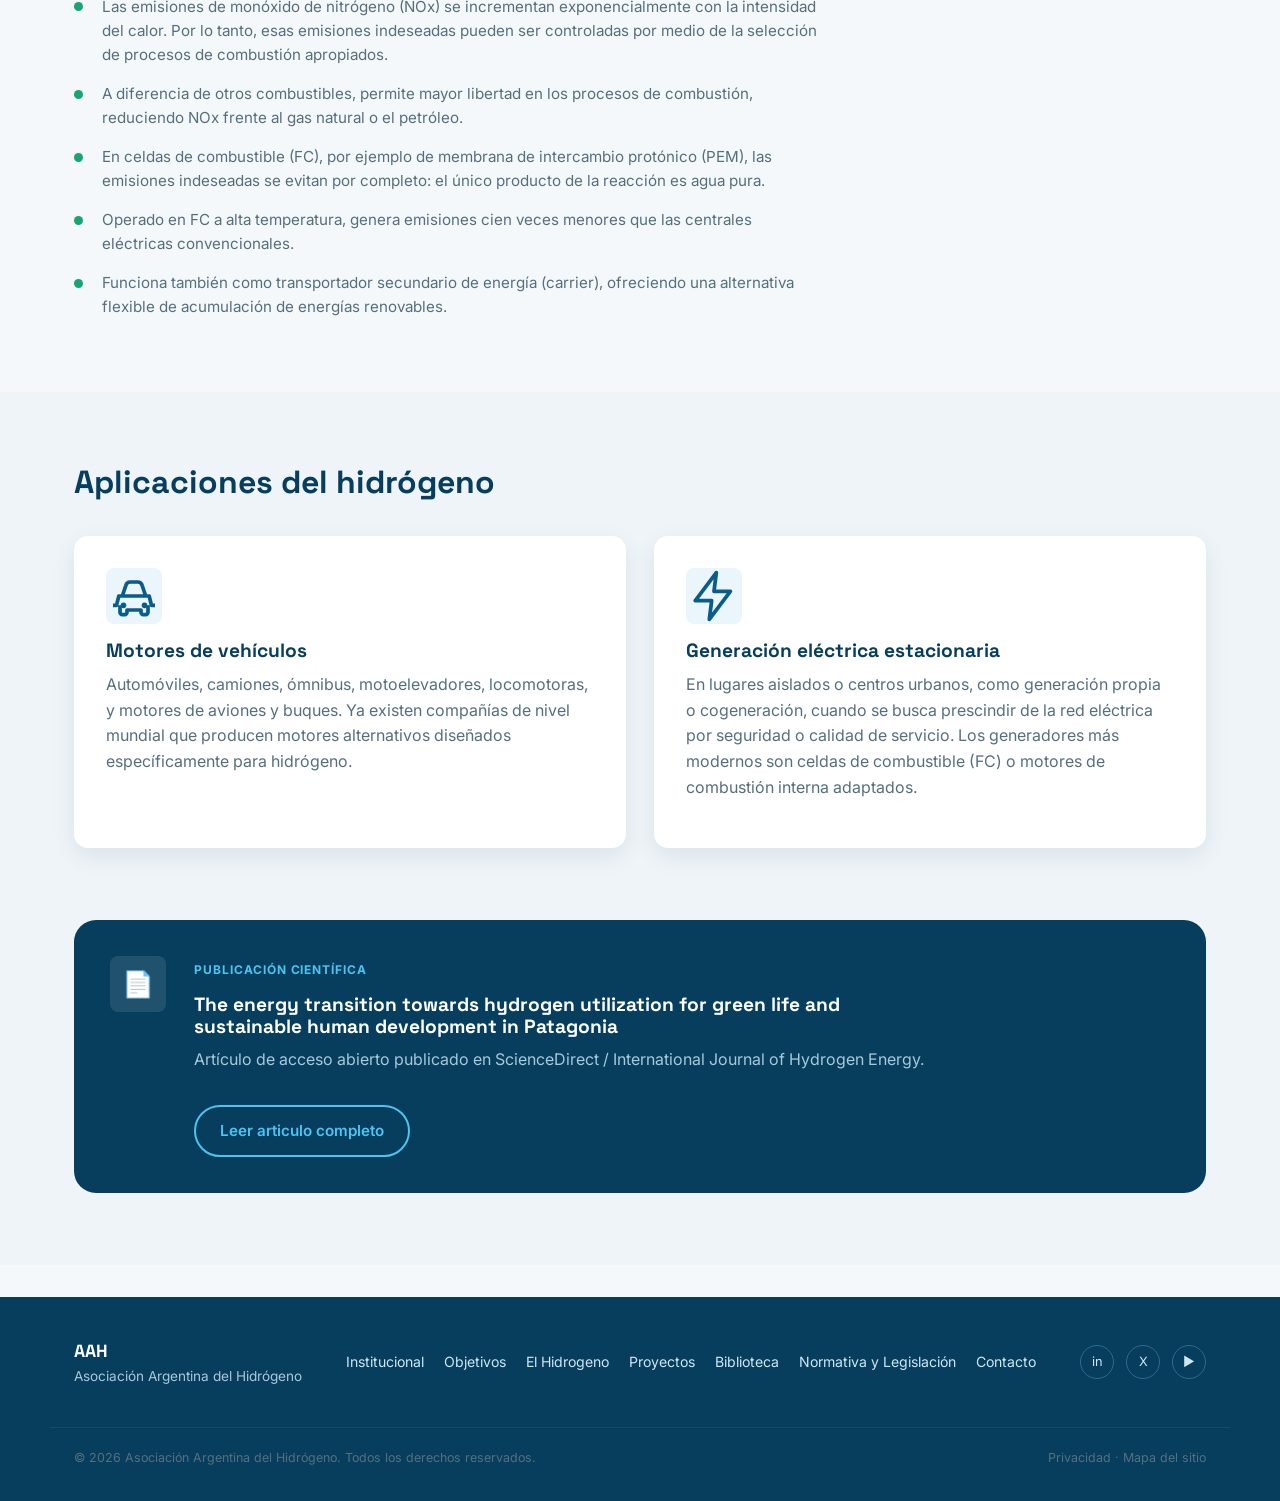
<file: el-hidrogeno.html>
<!doctype html>
<html lang="es">
  <head>
    <meta charset="UTF-8" />
    <meta name="viewport" content="width=device-width, initial-scale=1.0" />
    <title>El Hidrógeno | Asociación Argentina del Hidrógeno</title>
    <meta
      name="description"
      content="Qué es el hidrógeno, sus isótopos, aspectos de seguridad, ventajas ecológicas y aplicaciones como combustible limpio."
    />

    <link rel="preconnect" href="https://fonts.googleapis.com" />
    <link rel="preconnect" href="https://fonts.gstatic.com" crossorigin />
    <link
      href="https://fonts.googleapis.com/css2?family=Space+Grotesk:wght@500;600;700&family=Inter:wght@400;500;600;700&display=swap"
      rel="stylesheet"
    />

    <link rel="stylesheet" href="styles/global.css" />
    <link rel="stylesheet" href="styles/el-hidrogeno.css" />
  </head>
  <body>
    <a class="skip-link" href="#main">Saltar al contenido principal</a>

    <!-- ===================== HEADER ===================== -->
    <header class="site-header" id="site-header">
      <div class="header-top">
        <div class="container header-top-inner">
          <p class="founding-note">
            Fundada en Buenos Aires el 7 de junio de 1996 · Más de 30 años
            impulsando las tecnologías del hidrógeno
          </p>
        </div>
      </div>

      <div class="container header-main">
        <a href="index.html" class="brand" aria-label="AAH - Ir al inicio">
          <img
            src="assets/img/logo.png"
            alt="Asociación Argentina del Hidrógeno"
            class="brand-logo"
          />
        </a>

        <button
          class="nav-toggle"
          id="nav-toggle"
          aria-expanded="false"
          aria-controls="primary-nav"
          aria-label="Abrir menú de navegación"
        >
          <span></span><span></span><span></span>
        </button>

        <nav
          class="primary-nav"
          id="primary-nav"
          aria-label="Navegación principal"
        >
          <ul>
            <li><a href="index.html">Home</a></li>
            <li><a href="institucional.html">Institucional</a></li>
            <li><a href="objetivos.html">Objetivos</a></li>
            <li>
              <a href="el-hidrogeno.html" aria-current="page">El Hidrógeno</a>
            </li>
            <li><a href="proyectos.html">Proyectos</a></li>
            <li><a href="biblioteca.html">Biblioteca</a></li>
            <li><a href="normativa.html">Normativa y Legislación</a></li>
            <li><a href="galeria.html">Galería</a></li>
          </ul>
          <a href="index.html#contacto" class="btn btn-outline nav-cta"
            >Contacto</a
          >
        </nav>
      </div>
    </header>

    <main id="main">
      <!-- ===================== PAGE HERO ===================== -->
      <section class="page-hero">
        <div class="container">
          <span class="eyebrow">El Hidrógeno</span>
          <h1>¿Qué es el hidrógeno?</h1>
          <p class="section-lead">
            Es un elemento químico, símbolo H. Su nombre proviene del griego
            <em>hydor</em> (agua) y <em>gennân</em> (engendrar): "generador de
            agua". Es un gas inodoro, incoloro e insípido, formado por moléculas
            diatómicas — el elemento más simple y abundante de todo el universo.
          </p>
        </div>
      </section>

      <!-- ===================== NAV DE ANCLAS ===================== -->
      <nav class="index-pills-wrap" aria-label="Navegación de la página">
        <div class="container index-pills">
          <a href="#dato-abundancia">El elemento</a>
          <a href="#historia">Historia</a>
          <a href="#isotopos">Isótopos</a>
          <a href="#seguridad">Seguridad</a>
          <a href="#ventajas">Ventajas ecológicas</a>
          <a href="#aplicaciones">Aplicaciones</a>
        </div>
      </nav>

      <!-- ===================== DATOS CLAVE ===================== -->
      <section class="section fact-section" id="dato-abundancia">
        <div class="container">
          <div class="fact-strip">
            <article class="fact-card reveal-target">
              <span class="fact-number">+70%</span>
              <span class="fact-label"
                >del peso del universo — el elemento más abundante que
                existe</span
              >
            </article>
            <article class="fact-card reveal-target">
              <span class="fact-number">11%</span>
              <span class="fact-label"
                >en peso del agua, su compuesto más abundante en la Tierra</span
              >
            </article>
            <article class="fact-card reveal-target">
              <span class="fact-number">10%</span>
              <span class="fact-label"
                >cuerpo humano está compuesto de hidrógeno</span
              >
            </article>
            <article class="fact-card reveal-target">
              <span class="fact-number">1898</span>
              <span class="fact-label"
                >año en que James Dewar logró aislarlo por primera vez</span
              >
            </article>
          </div>

          <p class="section-body">
            Como hidrógeno libre se lo puede hallar en las emisiones volcánicas,
            ya que en los gases volcánicos se encuentra hasta 30% en volumen y
            en la estructura de ciertas rocas, pero como elemento químicamente
            combinado se halla presente en el agua y en toda materia orgánica,
            en el gas natural, el petróleo y el carbón.
          </p>
        </div>
      </section>

      <!-- ===================== HISTORIA ===================== -->
      <section class="section alt-bg" id="historia">
        <div class="container">
          <h2 class="section-title">Un poco de historia</h2>
          <div class="timeline">
            <div class="timeline-item reveal-target">
              <span class="timeline-year">Siglo XVI</span>
              <p>
                Se conocía que el aceite de vitriolo (ácido sulfúrico) sobre
                hierro desprendía un gas combustible, sin identificar aún el
                elemento.
              </p>
            </div>
            <div class="timeline-item reveal-target">
              <span class="timeline-year">1766</span>
              <p>
                Henry Cavendish estudia el "aire inflamable" y en 1781 demuestra
                que, junto al oxígeno, forma agua.
              </p>
            </div>
            <div class="timeline-item reveal-target">
              <span class="timeline-year">1783</span>
              <p>
                Antoine Lavoisier lo bautiza <em>hidrógeno</em>: "productor de
                agua", por esa misma propiedad.
              </p>
            </div>
            <div class="timeline-item reveal-target">
              <span class="timeline-year">1898</span>
              <p>
                James Dewar consigue aislarlo por primera vez en estado puro.
              </p>
            </div>
          </div>
        </div>
      </section>

      <!-- ===================== ISÓTOPOS ===================== -->
      <section class="section" id="isotopos">
        <div class="container">
          <h2 class="section-title">Isótopos del hidrógeno</h2>
          <p class="section-lead">
            Los isótopos de un elemento tienen igual número de protones y
            distinto número de neutrones. El hidrógeno tiene tres:
          </p>

          <div class="cards-grid three">
            <article class="isotope-card reveal-target">
              <span class="isotope-symbol">H<sup>1</sup></span>
              <h3>Protio</h3>
              <p>
                La forma común del hidrógeno. Un solo protón, sin neutrones.
                Representa prácticamente la totalidad del hidrógeno natural.
              </p>
            </article>
            <article class="isotope-card reveal-target">
              <span class="isotope-symbol">H<sup>2</sup></span>
              <h3>Deuterio (D)</h3>
              <p>
                Un protón y un neutrón. Se presenta en el hidrógeno natural en
                una proporción aproximada y casi constante de H¹/D = 6900:1.
              </p>
            </article>
            <article class="isotope-card reveal-target">
              <span class="isotope-symbol">H<sup>3</sup></span>
              <h3>Tritio (T)</h3>
              <p>
                Un protón y dos neutrones. No se presenta en la naturaleza en
                cantidad apreciable: se forma por desintegración artificial del
                deuterio.
              </p>
            </article>
          </div>

          <div class="info-note reveal-target">
            <h3>Orto y para-hidrógeno</h3>
            <p>
              La molécula de H consta de dos protones y dos electrones. Los
              protones pueden tener sus spins en el mismo sentido o en sentido
              opuesto, resultando dos clases diferentes de moléculas de H,
              llamadas orto-hidrógeno y para-hidrógeno, respectivamente. En 1929
              Bonhoffer y Hacker encontraron que si se enfría y comprime el
              hidrógeno ordinario, se produce la conversión del orto-hidrógeno
              en para-hidrógeno. Absorbiendo hidrógeno ordinario sobre carbón a
              la temperatura del hidrógeno líquido se produce una conversión
              catalítica prácticamente completa en para-hidrógeno que puede ser
              extraído como gas mediante una bomba.No existe ningún método
              conocido para obtener orto-hidrógeno puro. El hidrógeno ordinario
              es la mezcla más rica, tres partes de orto y una parte de
              para-hidrógeno. El para-hidrógeno tiene los puntos de congelación
              y ebullición ligeramente más bajos y es mucho mejor conductor del
              calor que el orto-hidrógeno, o que el hidrógeno ordinario.
            </p>
          </div>
        </div>
      </section>

      <!-- ===================== SEGURIDAD ===================== -->
      <section class="section alt-bg" id="seguridad">
        <div class="container">
          <h2 class="section-title">Aspectos de seguridad</h2>
          <p class="section-lead">
            El H no tiene mucha más peligrosidad que el petróleo, el gas natural
            o la nafta. Con la debida atención a sus propiedades y a las reglas
            de manejo seguro, no es particularmente peligroso: la industria
            química lo usa desde hace cien años con experiencia positiva.
          </p>

          <div class="safety-grid">
            <div class="safety-item reveal-target">
              <svg viewBox="0 0 20 20">
                <path
                  d="M4 10.5l4 4 8-9"
                  fill="none"
                  stroke="currentColor"
                  stroke-width="2"
                  stroke-linecap="round"
                  stroke-linejoin="round"
                /></svg
              ><span>No detona al aire libre</span>
            </div>
            <div class="safety-item reveal-target">
              <svg viewBox="0 0 20 20">
                <path
                  d="M4 10.5l4 4 8-9"
                  fill="none"
                  stroke="currentColor"
                  stroke-width="2"
                  stroke-linecap="round"
                  stroke-linejoin="round"
                /></svg
              ><span>No se descompone</span>
            </div>
            <div class="safety-item reveal-target">
              <svg viewBox="0 0 20 20">
                <path
                  d="M4 10.5l4 4 8-9"
                  fill="none"
                  stroke="currentColor"
                  stroke-width="2"
                  stroke-linecap="round"
                  stroke-linejoin="round"
                /></svg
              ><span>No entra en combustión espontánea</span>
            </div>
            <div class="safety-item reveal-target">
              <svg viewBox="0 0 20 20">
                <path
                  d="M4 10.5l4 4 8-9"
                  fill="none"
                  stroke="currentColor"
                  stroke-width="2"
                  stroke-linecap="round"
                  stroke-linejoin="round"
                /></svg
              ><span>No oxida</span>
            </div>
            <div class="safety-item reveal-target">
              <svg viewBox="0 0 20 20">
                <path
                  d="M4 10.5l4 4 8-9"
                  fill="none"
                  stroke="currentColor"
                  stroke-width="2"
                  stroke-linecap="round"
                  stroke-linejoin="round"
                /></svg
              ><span>No es tóxico (salvo impurezas)</span>
            </div>
            <div class="safety-item reveal-target">
              <svg viewBox="0 0 20 20">
                <path
                  d="M4 10.5l4 4 8-9"
                  fill="none"
                  stroke="currentColor"
                  stroke-width="2"
                  stroke-linecap="round"
                  stroke-linejoin="round"
                /></svg
              ><span>No es corrosivo</span>
            </div>
            <div class="safety-item reveal-target">
              <svg viewBox="0 0 20 20">
                <path
                  d="M4 10.5l4 4 8-9"
                  fill="none"
                  stroke="currentColor"
                  stroke-width="2"
                  stroke-linecap="round"
                  stroke-linejoin="round"
                /></svg
              ><span>No es radiactivo</span>
            </div>
            <div class="safety-item reveal-target">
              <svg viewBox="0 0 20 20">
                <path
                  d="M4 10.5l4 4 8-9"
                  fill="none"
                  stroke="currentColor"
                  stroke-width="2"
                  stroke-linecap="round"
                  stroke-linejoin="round"
                /></svg
              ><span>No emana mal olor</span>
            </div>
            <div class="safety-item reveal-target">
              <svg viewBox="0 0 20 20">
                <path
                  d="M4 10.5l4 4 8-9"
                  fill="none"
                  stroke="currentColor"
                  stroke-width="2"
                  stroke-linecap="round"
                  stroke-linejoin="round"
                /></svg
              ><span>No transmite enfermedades</span>
            </div>
            <div class="safety-item reveal-target">
              <svg viewBox="0 0 20 20">
                <path
                  d="M4 10.5l4 4 8-9"
                  fill="none"
                  stroke="currentColor"
                  stroke-width="2"
                  stroke-linecap="round"
                  stroke-linejoin="round"
                /></svg
              ><span>No compromete el agua</span>
            </div>
            <div class="safety-item reveal-target">
              <svg viewBox="0 0 20 20">
                <path
                  d="M4 10.5l4 4 8-9"
                  fill="none"
                  stroke="currentColor"
                  stroke-width="2"
                  stroke-linecap="round"
                  stroke-linejoin="round"
                /></svg
              ><span>No es teratogénico</span>
            </div>
            <div class="safety-item reveal-target">
              <svg viewBox="0 0 20 20">
                <path
                  d="M4 10.5l4 4 8-9"
                  fill="none"
                  stroke="currentColor"
                  stroke-width="2"
                  stroke-linecap="round"
                  stroke-linejoin="round"
                /></svg
              ><span>No es cancerígeno</span>
            </div>
          </div>

          <p class="section-body">
            Su rasgo más relevante en materia de seguridad es la inflamabilidad:
            reacciona fácilmente con el oxígeno y, al quemar, produce agua —
            precisamente lo que lo hace tan adecuado como combustible limpio. En
            ambientes cerrados deben preverse buena ventilación y precauciones
            adicionales.
          </p>
        </div>
      </section>

      <!-- ===================== VENTAJAS ECOLÓGICAS ===================== -->
      <section class="section" id="ventajas">
        <div class="container">
          <h2 class="section-title">Ventajas ecológicas de su utilización</h2>

          <ul class="advantage-list">
            <li class="reveal-target">
              Cuando el H arde con el aire en motores de combustión interna como
              en turbinas de gas sólo se producen escasas emisiones
              despreciables de elementos indeseables.
            </li>
            <li class="reveal-target">
              Las emisiones de monóxido de nitrógeno (NOx) se incrementan
              exponencialmente con la intensidad del calor. Por lo tanto, esas
              emisiones indeseadas pueden ser controladas por medio de la
              selección de procesos de combustión apropiados.
            </li>
            <li class="reveal-target">
              A diferencia de otros combustibles, permite mayor libertad en los
              procesos de combustión, reduciendo NOx frente al gas natural o el
              petróleo.
            </li>
            <li class="reveal-target">
              En celdas de combustible (FC), por ejemplo de membrana de
              intercambio protónico (PEM), las emisiones indeseadas se evitan
              por completo: el único producto de la reacción es agua pura.
            </li>
            <li class="reveal-target">
              Operado en FC a alta temperatura, genera emisiones cien veces
              menores que las centrales eléctricas convencionales.
            </li>
            <li class="reveal-target">
              Funciona también como transportador secundario de energía
              (carrier), ofreciendo una alternativa flexible de acumulación de
              energías renovables.
            </li>
          </ul>
        </div>
      </section>

      <!-- ===================== APLICACIONES ===================== -->
      <section class="section alt-bg" id="aplicaciones">
        <div class="container">
          <h2 class="section-title">Aplicaciones del hidrógeno</h2>

          <div class="cards-grid two">
            <article class="application-card reveal-target">
              <div class="application-icon" aria-hidden="true">
                <svg viewBox="0 0 24 24" fill="none">
                  <path
                    d="M3 16h1.5l1-4h13l1 4H21M6 16v3a1 1 0 0 0 1 1h1a1 1 0 0 0 1-1v-1h6v1a1 1 0 0 0 1 1h1a1 1 0 0 0 1-1v-3M7 12l1.5-4.5A2 2 0 0 1 10.4 6h3.2a2 2 0 0 1 1.9 1.5L17 12"
                    stroke="currentColor"
                    stroke-width="1.6"
                    stroke-linejoin="round"
                  />
                  <circle cx="7.5" cy="16" r="1.2" fill="currentColor" />
                  <circle cx="16.5" cy="16" r="1.2" fill="currentColor" />
                </svg>
              </div>
              <h3>Motores de vehículos</h3>
              <p>
                Automóviles, camiones, ómnibus, motoelevadores, locomotoras, y
                motores de aviones y buques. Ya existen compañías de nivel
                mundial que producen motores alternativos diseñados
                específicamente para hidrógeno.
              </p>
            </article>

            <article class="application-card reveal-target">
              <div class="application-icon" aria-hidden="true">
                <svg viewBox="0 0 24 24" fill="none">
                  <path
                    d="M13 2 4 14h7l-1 8 9-12h-7l1-8Z"
                    stroke="currentColor"
                    stroke-width="1.6"
                    stroke-linejoin="round"
                  />
                </svg>
              </div>
              <h3>Generación eléctrica estacionaria</h3>
              <p>
                En lugares aislados o centros urbanos, como generación propia o
                cogeneración, cuando se busca prescindir de la red eléctrica por
                seguridad o calidad de servicio. Los generadores más modernos
                son celdas de combustible (FC) o motores de combustión interna
                adaptados.
              </p>
            </article>
          </div>
        </div>
      </section>

      <!-- ===================== ARTÍCULO DESTACADO ===================== -->
      <section class="section article-highlight-section alt-bg">
        <div class="container">
          <article class="article-highlight reveal-target">
            <div class="article-highlight-icon" aria-hidden="true">📄</div>
            <div>
              <span class="eyebrow">Publicación científica</span>
              <h3>
                The energy transition towards hydrogen utilization for green
                life and sustainable human development in Patagonia
              </h3>
              <p>
                Artículo de acceso abierto publicado en ScienceDirect /
                International Journal of Hydrogen Energy.
              </p>
              <a
                href="assets/pdf/Magazine-the-energy-transition.pdf"
                download="Magazine-the-energy-transition.pdf"
                class="btn btn-outline"
              >
                Leer articulo completo
              </a>
            </div>
          </article>
        </div>
      </section>
    </main>

    <!-- ===================== FOOTER ===================== -->
    <footer class="site-footer">
      <div class="container footer-inner">
        <div class="footer-brand">
          <strong>AAH</strong>
          <p>Asociación Argentina del Hidrógeno</p>
        </div>

        <nav class="footer-nav" aria-label="Enlaces del pie de página">
          <a href="institucional.html">Institucional</a>
          <a href="objetivos.html">Objetivos</a>
          <a href="el-hidrogeno.html">El Hidrogeno</a>
          <a href="proyectos.html">Proyectos</a>
          <a href="biblioteca.html">Biblioteca</a>
          <a href="normativa.html">Normativa y Legislación</a>
          <a href="contacto.html">Contacto</a>
        </nav>

        <div class="footer-social" aria-label="Redes sociales">
          <a href="#" aria-label="LinkedIn">in</a>
          <a href="#" aria-label="Twitter">X</a>
          <a href="#" aria-label="YouTube">▶</a>
        </div>
      </div>
      <div class="footer-bottom container">
        <p>
          © 2026 Asociación Argentina del Hidrógeno. Todos los derechos
          reservados.
        </p>
        <p><a href="#">Privacidad</a> · <a href="#">Mapa del sitio</a></p>
      </div>
    </footer>

    <script src="scripts/global.js"></script>
  </body>
</html>
</file>
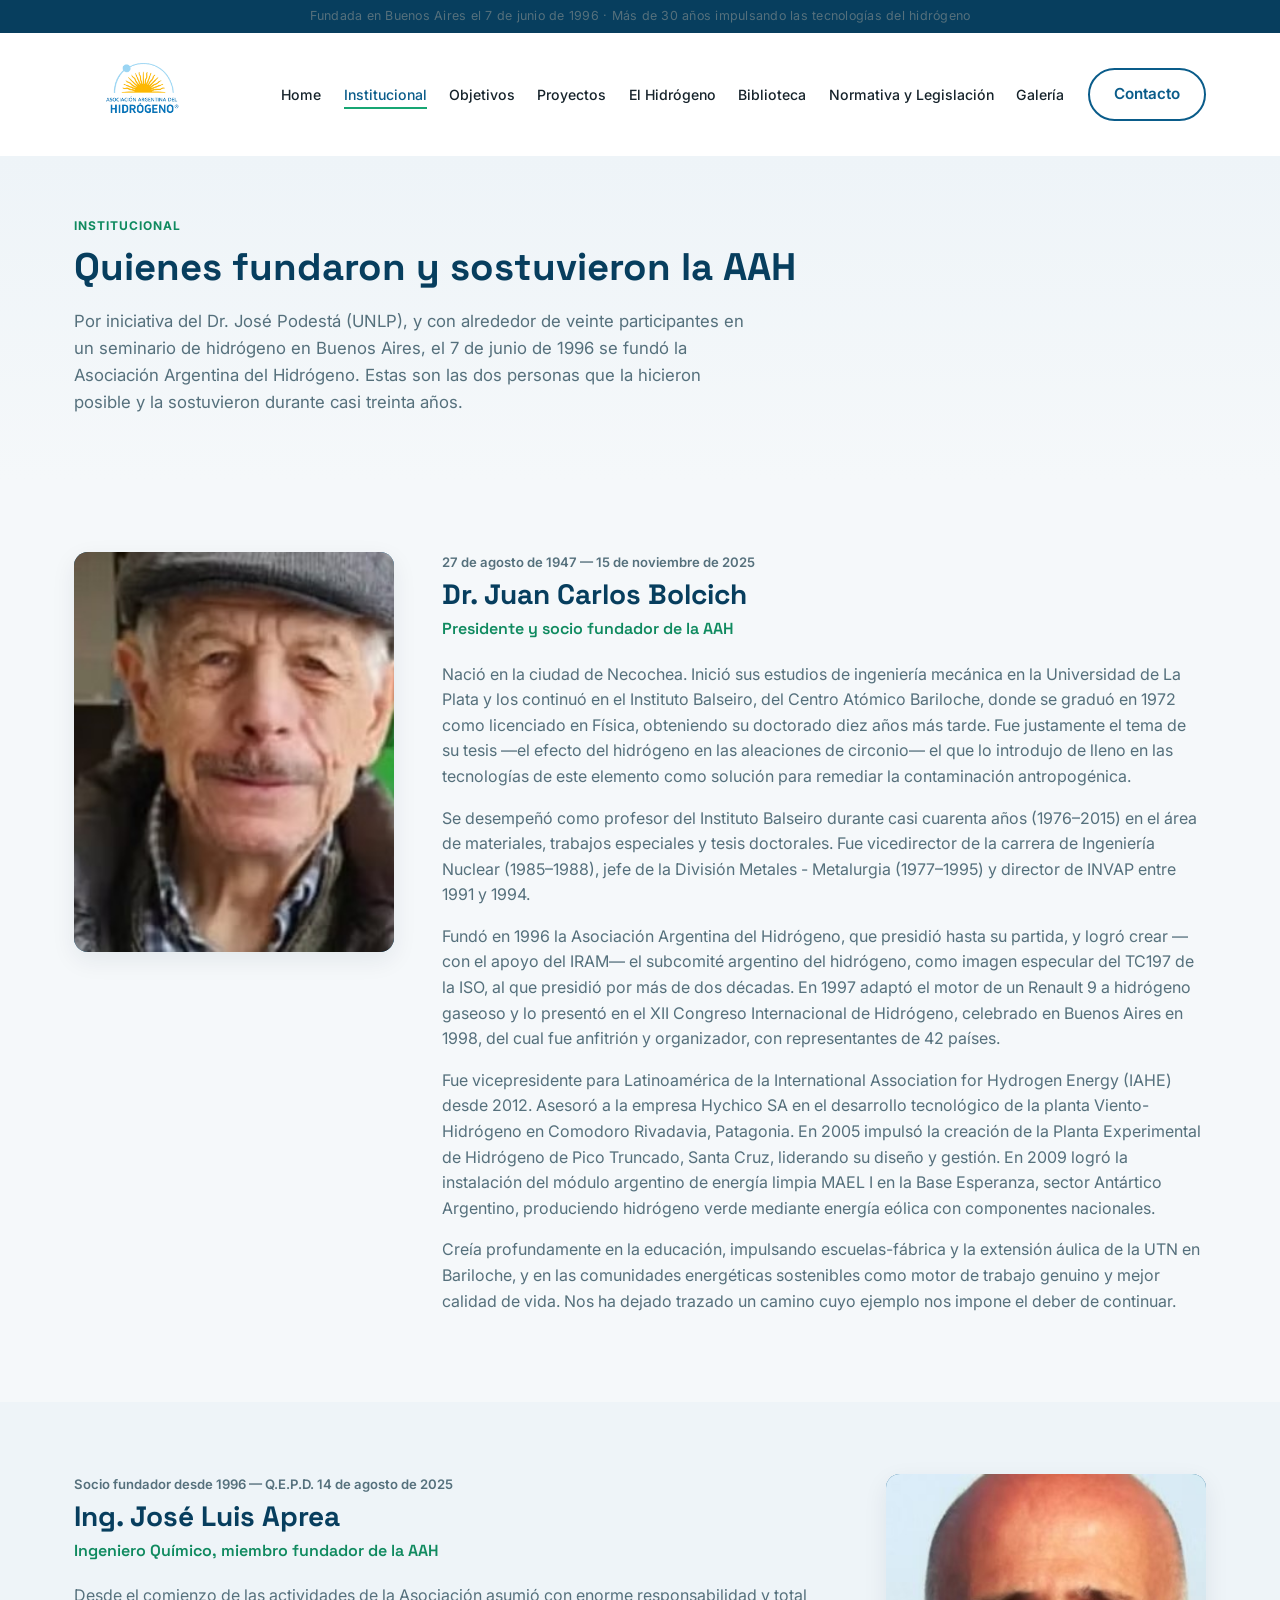
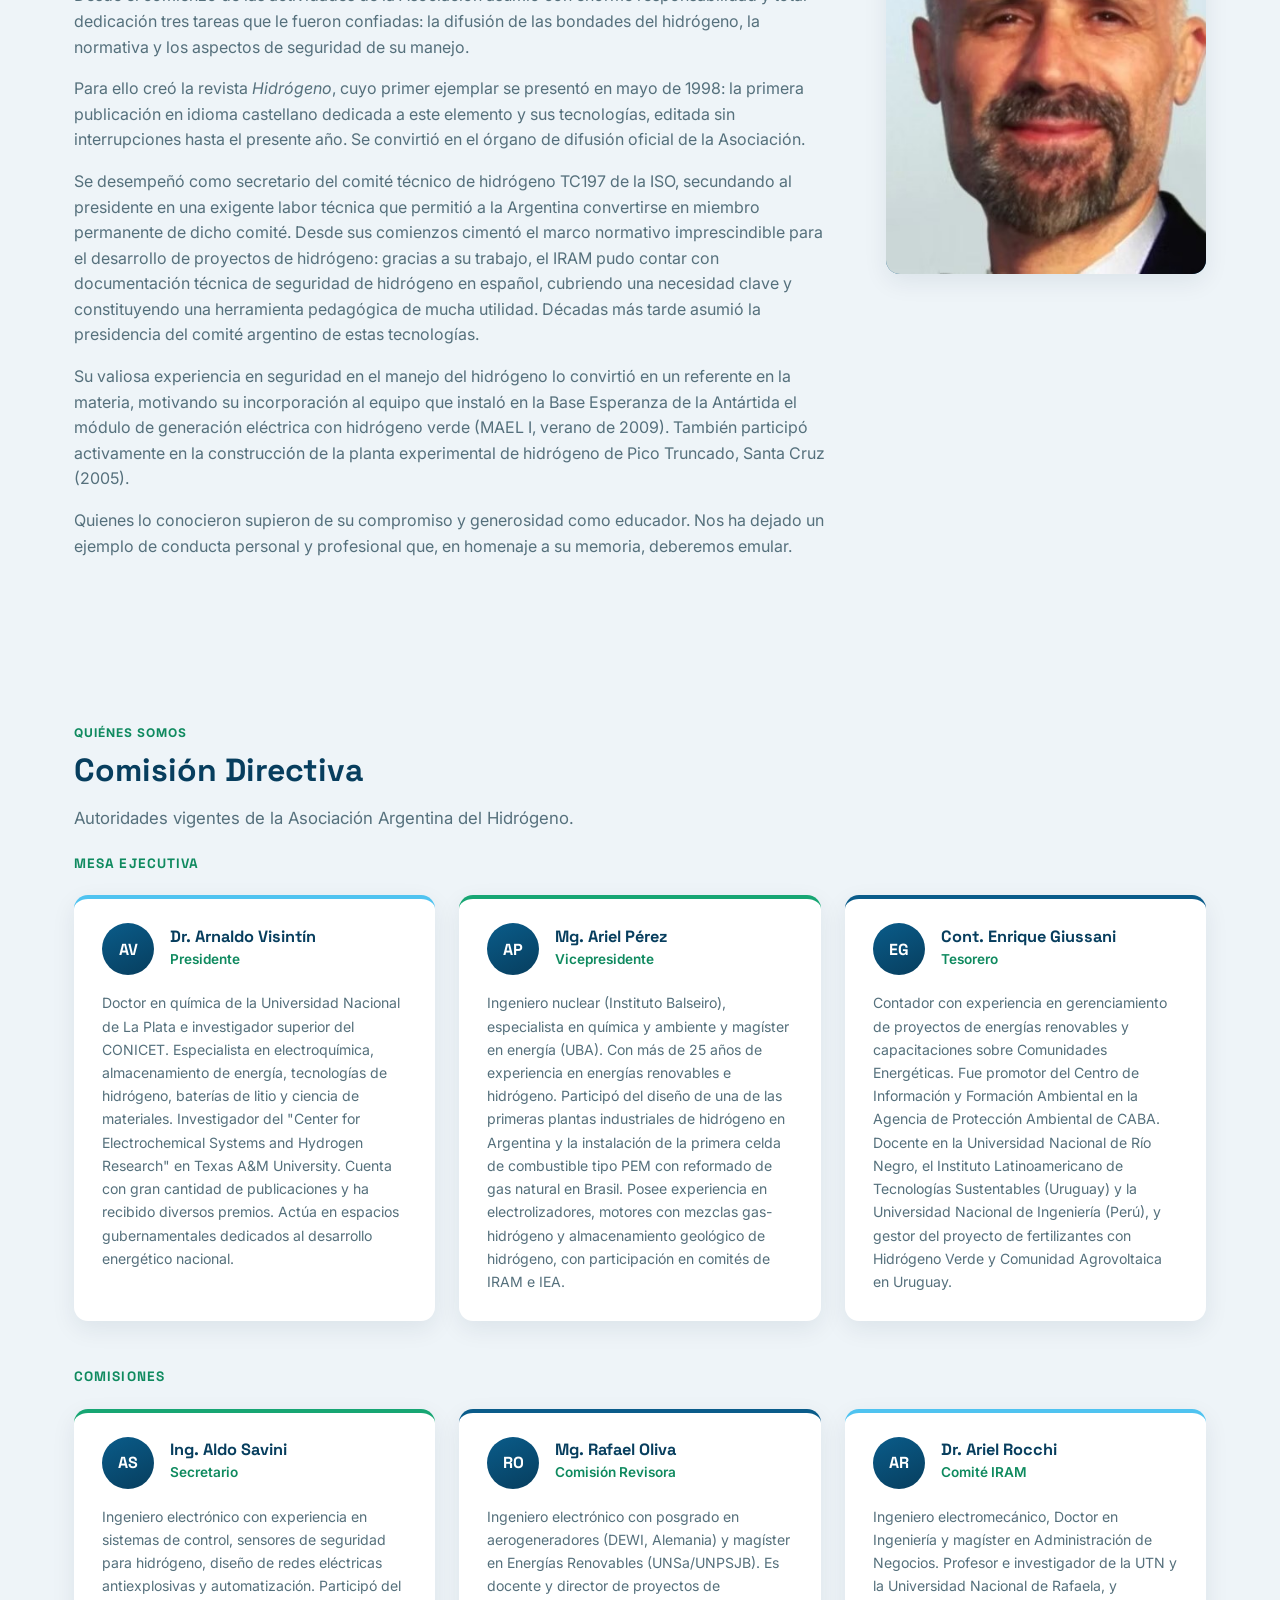
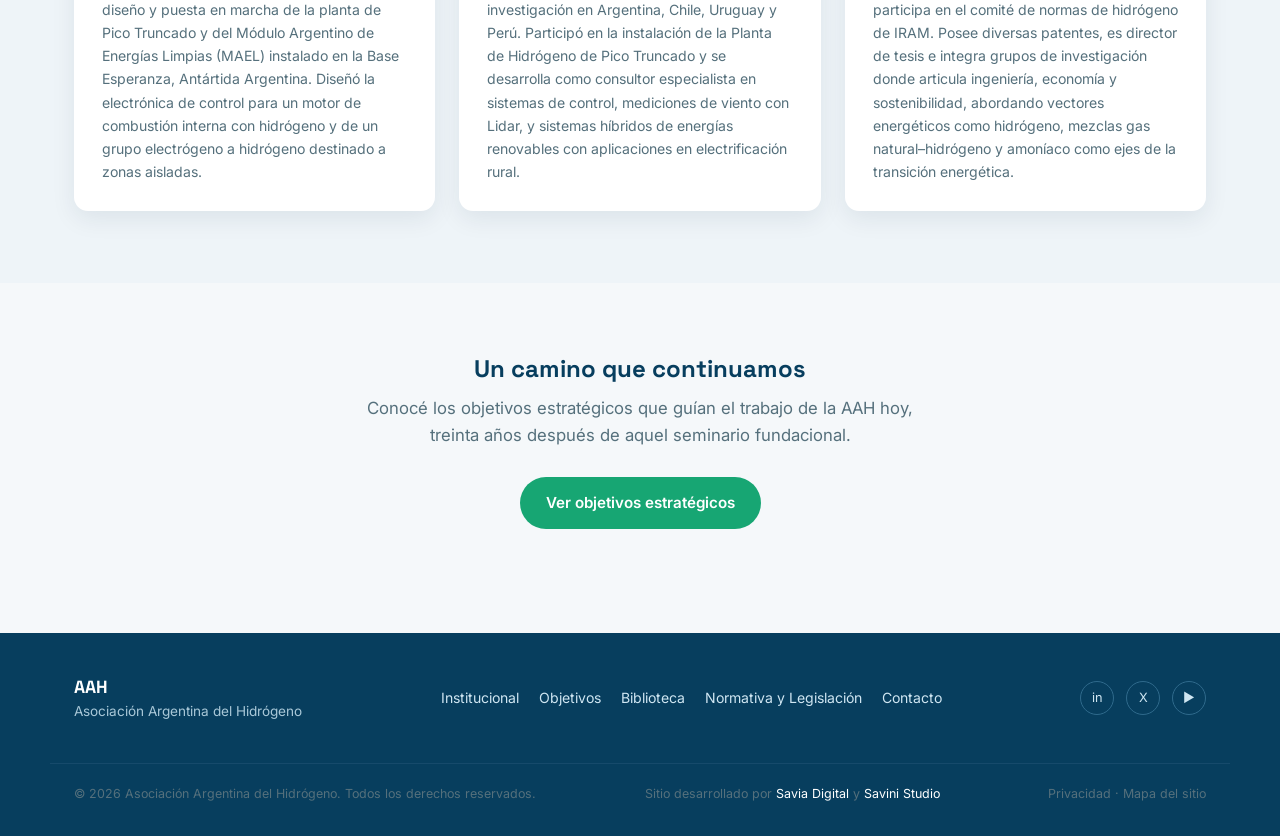
<file: institucional.html>
<!DOCTYPE html>
<html lang="es">
<head>
  <meta charset="UTF-8">
  <meta name="viewport" content="width=device-width, initial-scale=1.0">
  <title>Institucional | Asociación Argentina del Hidrógeno</title>
  <meta name="description" content="Historia de la Asociación Argentina del Hidrógeno y semblanza de sus fundadores: Dr. Juan Carlos Bolcich e Ing. José Luis Aprea.">

  <link rel="preconnect" href="https://fonts.googleapis.com">
  <link rel="preconnect" href="https://fonts.gstatic.com" crossorigin>
  <link href="https://fonts.googleapis.com/css2?family=Space+Grotesk:wght@500;600;700&family=Inter:wght@400;500;600;700&display=swap" rel="stylesheet">

  <link rel="icon" type="image/x-icon" href="favicon.ico">
  <link rel="icon" type="image/png" sizes="32x32" href="assets/img/favicon-32x32.png">
  <link rel="icon" type="image/png" sizes="16x16" href="assets/img/favicon-16x16.png">
  <link rel="apple-touch-icon" sizes="180x180" href="assets/img/apple-touch-icon.png">
  <link rel="manifest" href="site.webmanifest">
  <meta name="theme-color" content="#0a5c8a">

  <link rel="stylesheet" href="styles/global.css">
  <link rel="stylesheet" href="styles/institucional.css">
</head>
<body>

  <a class="skip-link" href="#main">Saltar al contenido principal</a>

  <!-- ===================== HEADER ===================== -->
  <header class="site-header" id="site-header">
    <div class="header-top">
      <div class="container header-top-inner">
        <p class="founding-note">Fundada en Buenos Aires el 7 de junio de 1996 · Más de 30 años impulsando las tecnologías del hidrógeno</p>
      </div>
    </div>

    <div class="container header-main">
      <a href="index.html" class="brand" aria-label="AAH - Ir al inicio">
        <img src="assets/img/logo.png" alt="Asociación Argentina del Hidrógeno" class="brand-logo">
      </a>

      <button class="nav-toggle" id="nav-toggle" aria-expanded="false" aria-controls="primary-nav" aria-label="Abrir menú de navegación">
        <span></span><span></span><span></span>
      </button>

      <nav class="primary-nav" id="primary-nav" aria-label="Navegación principal">
        <ul>
          <li><a href="index.html">Home</a></li>
          <li><a href="institucional.html" aria-current="page">Institucional</a></li>
          <li><a href="objetivos.html">Objetivos</a></li>
          <li><a href="proyectos.html">Proyectos</a></li>
          <li><a href="el-hidrogeno.html">El Hidrógeno</a></li>
          <li><a href="biblioteca.html">Biblioteca</a></li>
          <li><a href="normativa.html">Normativa y Legislación</a></li>
          <li><a href="galeria.html">Galería</a></li>
        </ul>
        <a href="index.html#contacto" class="btn btn-outline nav-cta">Contacto</a>
      </nav>
    </div>
  </header>

  <main id="main">

    <!-- ===================== PAGE HERO ===================== -->
    <section class="page-hero">
      <div class="container">
        <span class="eyebrow">Institucional</span>
        <h1>Quienes fundaron y sostuvieron la AAH</h1>
        <p class="section-lead">
          Por iniciativa del Dr. José Podestá (UNLP), y con alrededor de veinte participantes en un
          seminario de hidrógeno en Buenos Aires, el 7 de junio de 1996 se fundó la Asociación
          Argentina del Hidrógeno. Estas son las dos personas que la hicieron posible y la sostuvieron
          durante casi treinta años.
        </p>
      </div>
    </section>

    <!-- ===================== FUNDADOR 1: BOLCICH ===================== -->
    <section class="section founder-section">
      <div class="container founder-grid">
        <div class="founder-photo reveal-target">
          <img src="assets/img/bolcich.jpg" alt="Foto del Dr. Juan Carlos Bolcich">
          <span class="founder-initials" aria-hidden="true">JCB</span>
        </div>

        <div class="founder-copy reveal-target">
          <span class="founder-dates">27 de agosto de 1947 — 15 de noviembre de 2025</span>
          <h2>Dr. Juan Carlos Bolcich</h2>
          <p class="founder-role">Presidente y socio fundador de la AAH</p>

          <p>
            Nació en la ciudad de Necochea. Inició sus estudios de ingeniería mecánica en la
            Universidad de La Plata y los continuó en el Instituto Balseiro, del Centro Atómico
            Bariloche, donde se graduó en 1972 como licenciado en Física, obteniendo su doctorado
            diez años más tarde. Fue justamente el tema de su tesis —el efecto del hidrógeno en las
            aleaciones de circonio— el que lo introdujo de lleno en las tecnologías de este elemento
            como solución para remediar la contaminación antropogénica.
          </p>

          <p>
            Se desempeñó como profesor del Instituto Balseiro durante casi cuarenta años (1976–2015)
            en el área de materiales, trabajos especiales y tesis doctorales. Fue vicedirector de la
            carrera de Ingeniería Nuclear (1985–1988), jefe de la División Metales - Metalurgia
            (1977–1995) y director de INVAP entre 1991 y 1994.
          </p>

          <p>
            Fundó en 1996 la Asociación Argentina del Hidrógeno, que presidió hasta su partida, y
            logró crear —con el apoyo del IRAM— el subcomité argentino del hidrógeno, como imagen
            especular del TC197 de la ISO, al que presidió por más de dos décadas. En 1997 adaptó el
            motor de un Renault 9 a hidrógeno gaseoso y lo presentó en el XII Congreso Internacional
            de Hidrógeno, celebrado en Buenos Aires en 1998, del cual fue anfitrión y organizador,
            con representantes de 42 países.
          </p>

          <p>
            Fue vicepresidente para Latinoamérica de la International Association for Hydrogen
            Energy (IAHE) desde 2012. Asesoró a la empresa Hychico SA en el desarrollo tecnológico de
            la planta Viento-Hidrógeno en Comodoro Rivadavia, Patagonia. En 2005 impulsó la creación
            de la Planta Experimental de Hidrógeno de Pico Truncado, Santa Cruz, liderando su diseño
            y gestión. En 2009 logró la instalación del módulo argentino de energía limpia MAEL I en
            la Base Esperanza, sector Antártico Argentino, produciendo hidrógeno verde mediante
            energía eólica con componentes nacionales.
          </p>

          <p>
            Creía profundamente en la educación, impulsando escuelas-fábrica y la extensión áulica de
            la UTN en Bariloche, y en las comunidades energéticas sostenibles como motor de trabajo
            genuino y mejor calidad de vida. Nos ha dejado trazado un camino cuyo ejemplo nos impone
            el deber de continuar.
          </p>
        </div>
      </div>
    </section>

    <!-- ===================== FUNDADOR 2: APREA ===================== -->
    <section class="section founder-section alt-bg">
      <div class="container founder-grid founder-grid-reverse">
        <div class="founder-photo reveal-target">
          <img src="assets/img/aprea.jpg" alt="Foto del Ingeniero José Luis Aprea">
          <span class="founder-initials" aria-hidden="true">JLA</span>
        </div>

        <div class="founder-copy reveal-target">
          <span class="founder-dates">Socio fundador desde 1996 — Q.E.P.D. 14 de agosto de 2025</span>
          <h2>Ing. José Luis Aprea</h2>
          <p class="founder-role">Ingeniero Químico, miembro fundador de la AAH</p>

          <p>
            Desde el comienzo de las actividades de la Asociación asumió con enorme responsabilidad
            y total dedicación tres tareas que le fueron confiadas: la difusión de las bondades del
            hidrógeno, la normativa y los aspectos de seguridad de su manejo.
          </p>

          <p>
            Para ello creó la revista <em>Hidrógeno</em>, cuyo primer ejemplar se presentó en mayo de
            1998: la primera publicación en idioma castellano dedicada a este elemento y sus
            tecnologías, editada sin interrupciones hasta el presente año. Se convirtió en el órgano
            de difusión oficial de la Asociación.
          </p>

          <p>
            Se desempeñó como secretario del comité técnico de hidrógeno TC197 de la ISO,
            secundando al presidente en una exigente labor técnica que permitió a la Argentina
            convertirse en miembro permanente de dicho comité. Desde sus comienzos cimentó el marco
            normativo imprescindible para el desarrollo de proyectos de hidrógeno: gracias a su
            trabajo, el IRAM pudo contar con documentación técnica de seguridad de hidrógeno en
            español, cubriendo una necesidad clave y constituyendo una herramienta pedagógica de
            mucha utilidad. Décadas más tarde asumió la presidencia del comité argentino de estas
            tecnologías.
          </p>

          <p>
            Su valiosa experiencia en seguridad en el manejo del hidrógeno lo convirtió en un
            referente en la materia, motivando su incorporación al equipo que instaló en la Base
            Esperanza de la Antártida el módulo de generación eléctrica con hidrógeno verde (MAEL I,
            verano de 2009). También participó activamente en la construcción de la planta
            experimental de hidrógeno de Pico Truncado, Santa Cruz (2005).
          </p>

          <p>
            Quienes lo conocieron supieron de su compromiso y generosidad como educador. Nos ha
            dejado un ejemplo de conducta personal y profesional que, en homenaje a su memoria,
            deberemos emular.
          </p>
        </div>
      </div>
    </section>

    <!-- ===================== COMISIÓN DIRECTIVA ===================== -->
    <section class="section board-section alt-bg">
      <div class="container">
        <span class="eyebrow">Quiénes somos</span>
        <h2 class="section-title">Comisión Directiva</h2>
        <p class="section-lead">Autoridades vigentes de la Asociación Argentina del Hidrógeno.</p>

        <div class="board-grid">
          <h3 class="board-group-label">Mesa ejecutiva</h3>
          <article class="board-card reveal-target">
            <div class="board-card-header">

              <div class="board-avatar" aria-hidden="true">AV</div>

              <div>

                <h3>Dr. Arnaldo Visintín</h3>

                <p class="board-role">Presidente</p>

              </div>

            </div>
            <p class="board-bio">
              Doctor en química de la Universidad Nacional de La Plata e investigador superior del
              CONICET. Especialista en electroquímica, almacenamiento de energía, tecnologías de
              hidrógeno, baterías de litio y ciencia de materiales. Investigador del "Center for
              Electrochemical Systems and Hydrogen Research" en Texas A&amp;M University. Cuenta con
              gran cantidad de publicaciones y ha recibido diversos premios. Actúa en espacios
              gubernamentales dedicados al desarrollo energético nacional.
            </p>
          </article>

          <article class="board-card reveal-target">
            <div class="board-card-header">

              <div class="board-avatar" aria-hidden="true">AP</div>

              <div>

                <h3>Mg. Ariel Pérez</h3>

                <p class="board-role">Vicepresidente</p>

              </div>

            </div>
            <p class="board-bio">
              Ingeniero nuclear (Instituto Balseiro), especialista en química y ambiente y magíster
              en energía (UBA). Con más de 25 años de experiencia en energías renovables e
              hidrógeno. Participó del diseño de una de las primeras plantas industriales de
              hidrógeno en Argentina y la instalación de la primera celda de combustible tipo PEM
              con reformado de gas natural en Brasil. Posee experiencia en electrolizadores, motores
              con mezclas gas-hidrógeno y almacenamiento geológico de hidrógeno, con participación en
              comités de IRAM e IEA.
            </p>
          </article>

          <article class="board-card reveal-target">
            <div class="board-card-header">

              <div class="board-avatar" aria-hidden="true">EG</div>

              <div>

                <h3>Cont. Enrique Giussani</h3>

                <p class="board-role">Tesorero</p>

              </div>

            </div>
            <p class="board-bio">
              Contador con experiencia en gerenciamiento de proyectos de energías renovables y
              capacitaciones sobre Comunidades Energéticas. Fue promotor del Centro de Información y
              Formación Ambiental en la Agencia de Protección Ambiental de CABA. Docente en la
              Universidad Nacional de Río Negro, el Instituto Latinoamericano de Tecnologías
              Sustentables (Uruguay) y la Universidad Nacional de Ingeniería (Perú), y gestor del
              proyecto de fertilizantes con Hidrógeno Verde y Comunidad Agrovoltaica en Uruguay.
            </p>
          </article>

          <h3 class="board-group-label">Comisiones</h3>
          <article class="board-card reveal-target">
            <div class="board-card-header">

              <div class="board-avatar" aria-hidden="true">AS</div>

              <div>

                <h3>Ing. Aldo Savini</h3>

                <p class="board-role">Secretario</p>

              </div>

            </div>
            <p class="board-bio">
              Ingeniero electrónico con experiencia en sistemas de control, sensores de seguridad
              para hidrógeno, diseño de redes eléctricas antiexplosivas y automatización. Participó
              del diseño y puesta en marcha de la planta de Pico Truncado y del Módulo Argentino de
              Energías Limpias (MAEL) instalado en la Base Esperanza, Antártida Argentina. Diseñó la
              electrónica de control para un motor de combustión interna con hidrógeno y de un grupo
              electrógeno a hidrógeno destinado a zonas aisladas.
            </p>
          </article>

          <article class="board-card reveal-target">
            <div class="board-card-header">

              <div class="board-avatar" aria-hidden="true">RO</div>

              <div>

                <h3>Mg. Rafael Oliva</h3>

                <p class="board-role">Comisión Revisora</p>

              </div>

            </div>
            <p class="board-bio">
              Ingeniero electrónico con posgrado en aerogeneradores (DEWI, Alemania) y magíster en
              Energías Renovables (UNSa/UNPSJB). Es docente y director de proyectos de investigación
              en Argentina, Chile, Uruguay y Perú. Participó en la instalación de la Planta de
              Hidrógeno de Pico Truncado y se desarrolla como consultor especialista en sistemas de
              control, mediciones de viento con Lidar, y sistemas híbridos de energías renovables con
              aplicaciones en electrificación rural.
            </p>
          </article>

          <article class="board-card reveal-target">
            <div class="board-card-header">

              <div class="board-avatar" aria-hidden="true">AR</div>

              <div>

                <h3>Dr. Ariel Rocchi</h3>

                <p class="board-role">Comité IRAM</p>

              </div>

            </div>
            <p class="board-bio">
              Ingeniero electromecánico, Doctor en Ingeniería y magíster en Administración de
              Negocios. Profesor e investigador de la UTN y la Universidad Nacional de Rafaela, y
              participa en el comité de normas de hidrógeno de IRAM. Posee diversas patentes, es
              director de tesis e integra grupos de investigación donde articula ingeniería,
              economía y sostenibilidad, abordando vectores energéticos como hidrógeno, mezclas gas
              natural–hidrógeno y amoníaco como ejes de la transición energética.
            </p>
          </article>
        </div>
      </div>
    </section>

    <!-- ===================== CTA final ===================== -->
    <section class="section institucional-cta">
      <div class="container institucional-cta-inner">
        <h2>Un camino que continuamos</h2>
        <p class="section-lead">
          Conocé los objetivos estratégicos que guían el trabajo de la AAH hoy, treinta años después
          de aquel seminario fundacional.
        </p>
        <a href="objetivos.html" class="btn btn-primary">Ver objetivos estratégicos</a>
      </div>
    </section>

  </main>

  <!-- ===================== FOOTER ===================== -->
  <footer class="site-footer">
    <div class="container footer-inner">
      <div class="footer-brand">
        <strong>AAH</strong>
        <p>Asociación Argentina del Hidrógeno</p>
      </div>

      <nav class="footer-nav" aria-label="Enlaces del pie de página">
        <a href="institucional.html">Institucional</a>
        <a href="objetivos.html">Objetivos</a>
        <a href="biblioteca.html">Biblioteca</a>
        <a href="normativa.html">Normativa y Legislación</a>
        <a href="index.html#contacto">Contacto</a>
      </nav>

      <div class="footer-social" aria-label="Redes sociales">
        <a href="#" aria-label="LinkedIn">in</a>
        <a href="#" aria-label="Twitter">X</a>
        <a href="#" aria-label="YouTube">▶</a>
      </div>
    </div>
    <div class="footer-bottom container">
      <p>© 2026 Asociación Argentina del Hidrógeno. Todos los derechos reservados.</p>
      <p class="credit">Sitio desarrollado por <a href="https://www.saviadigital.com.ar" target="_blank" rel="noopener noreferrer">Savia Digital</a> y <a href="https://www.savinistudio.com" target="_blank" rel="noopener noreferrer">Savini Studio</a></p>
      <p><a href="#">Privacidad</a> · <a href="#">Mapa del sitio</a></p>
    </div>
  </footer>

  <script src="scripts/global.js"></script>
  <script src="scripts/institucional.js"></script>
</body>
</html>
</file>
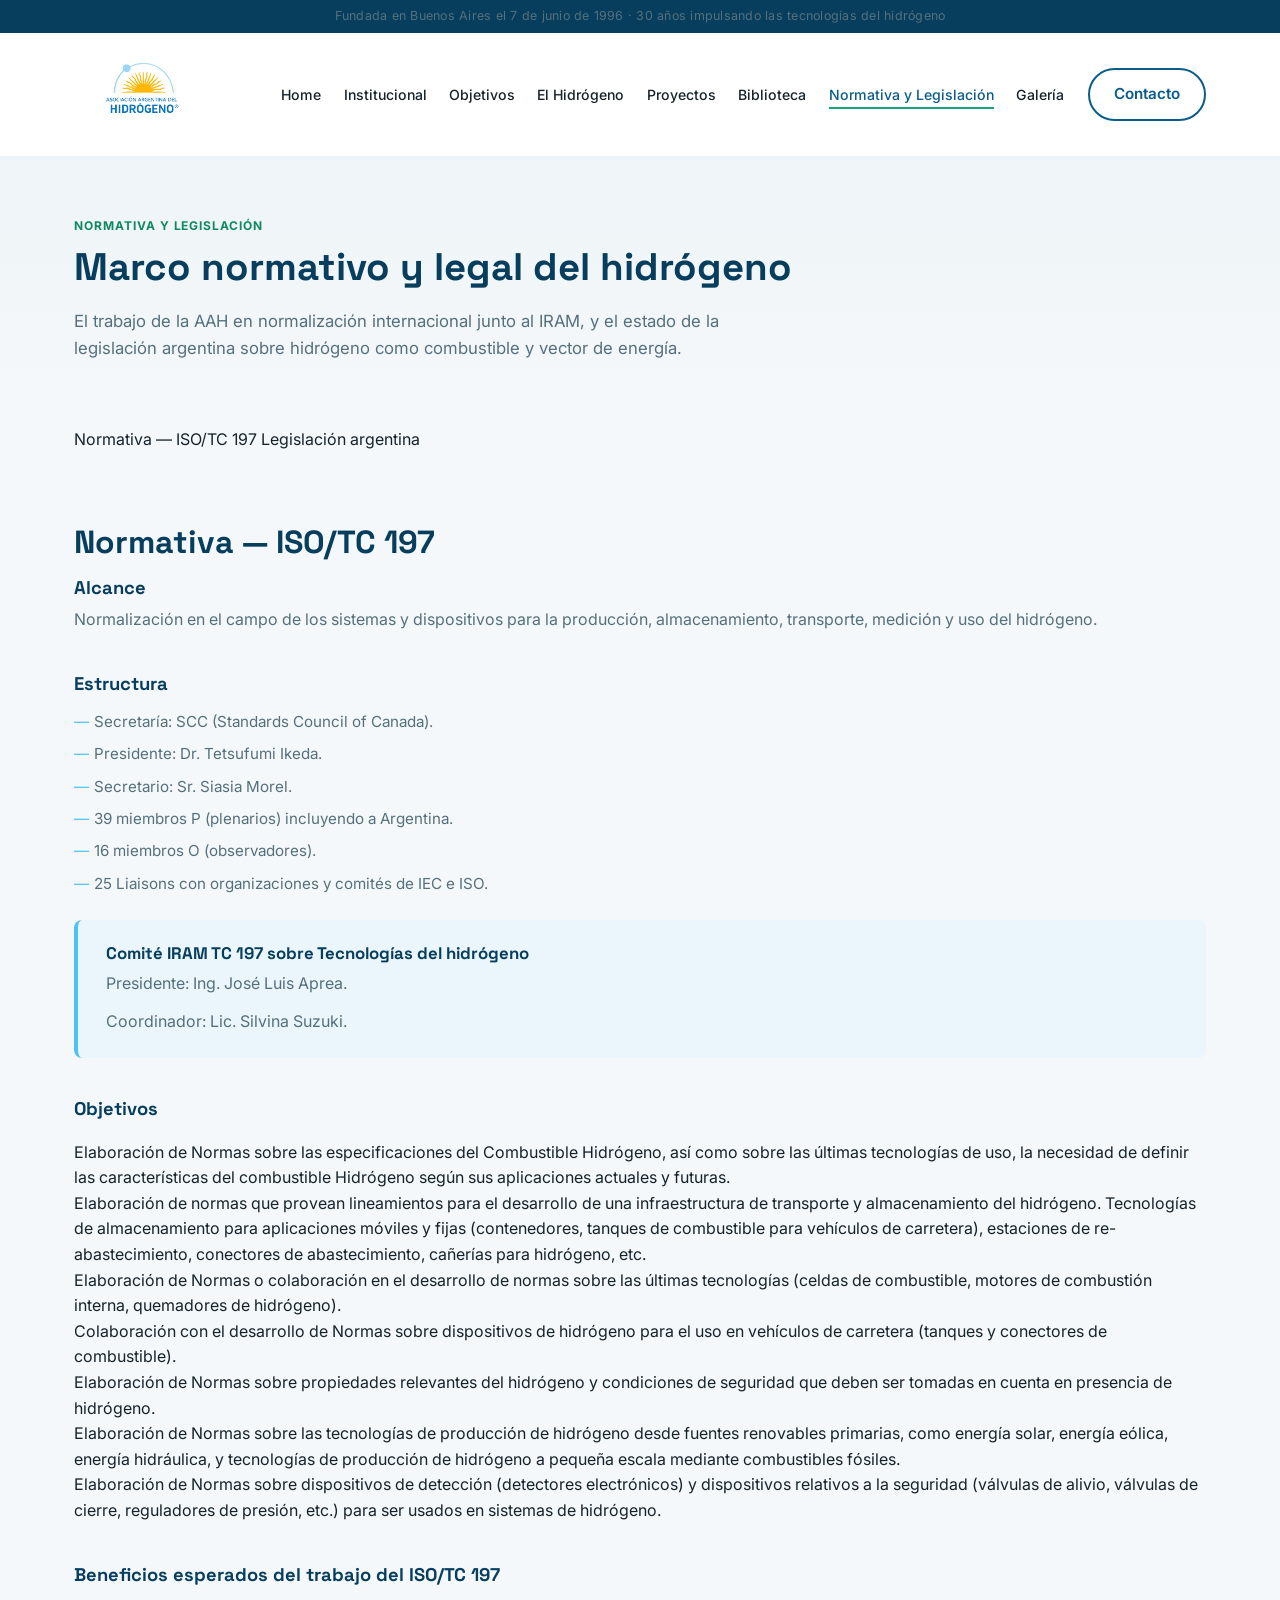
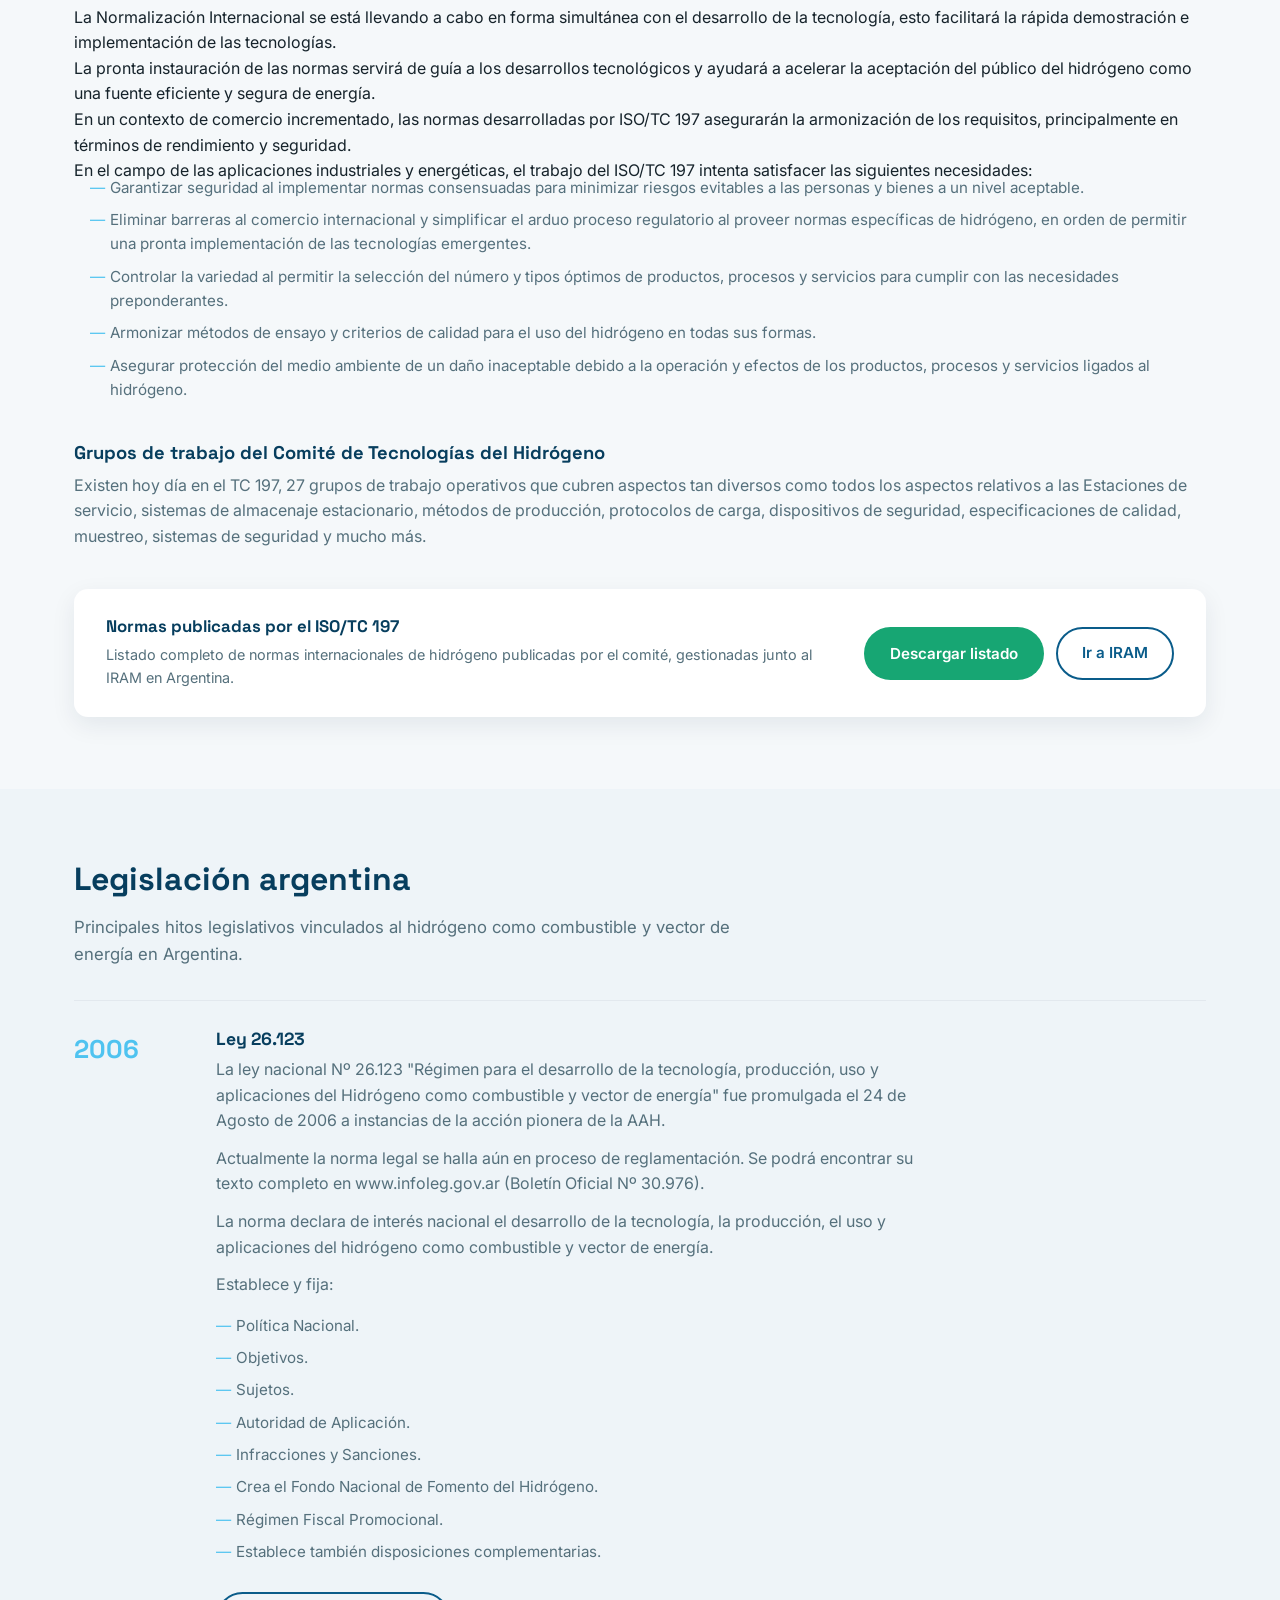
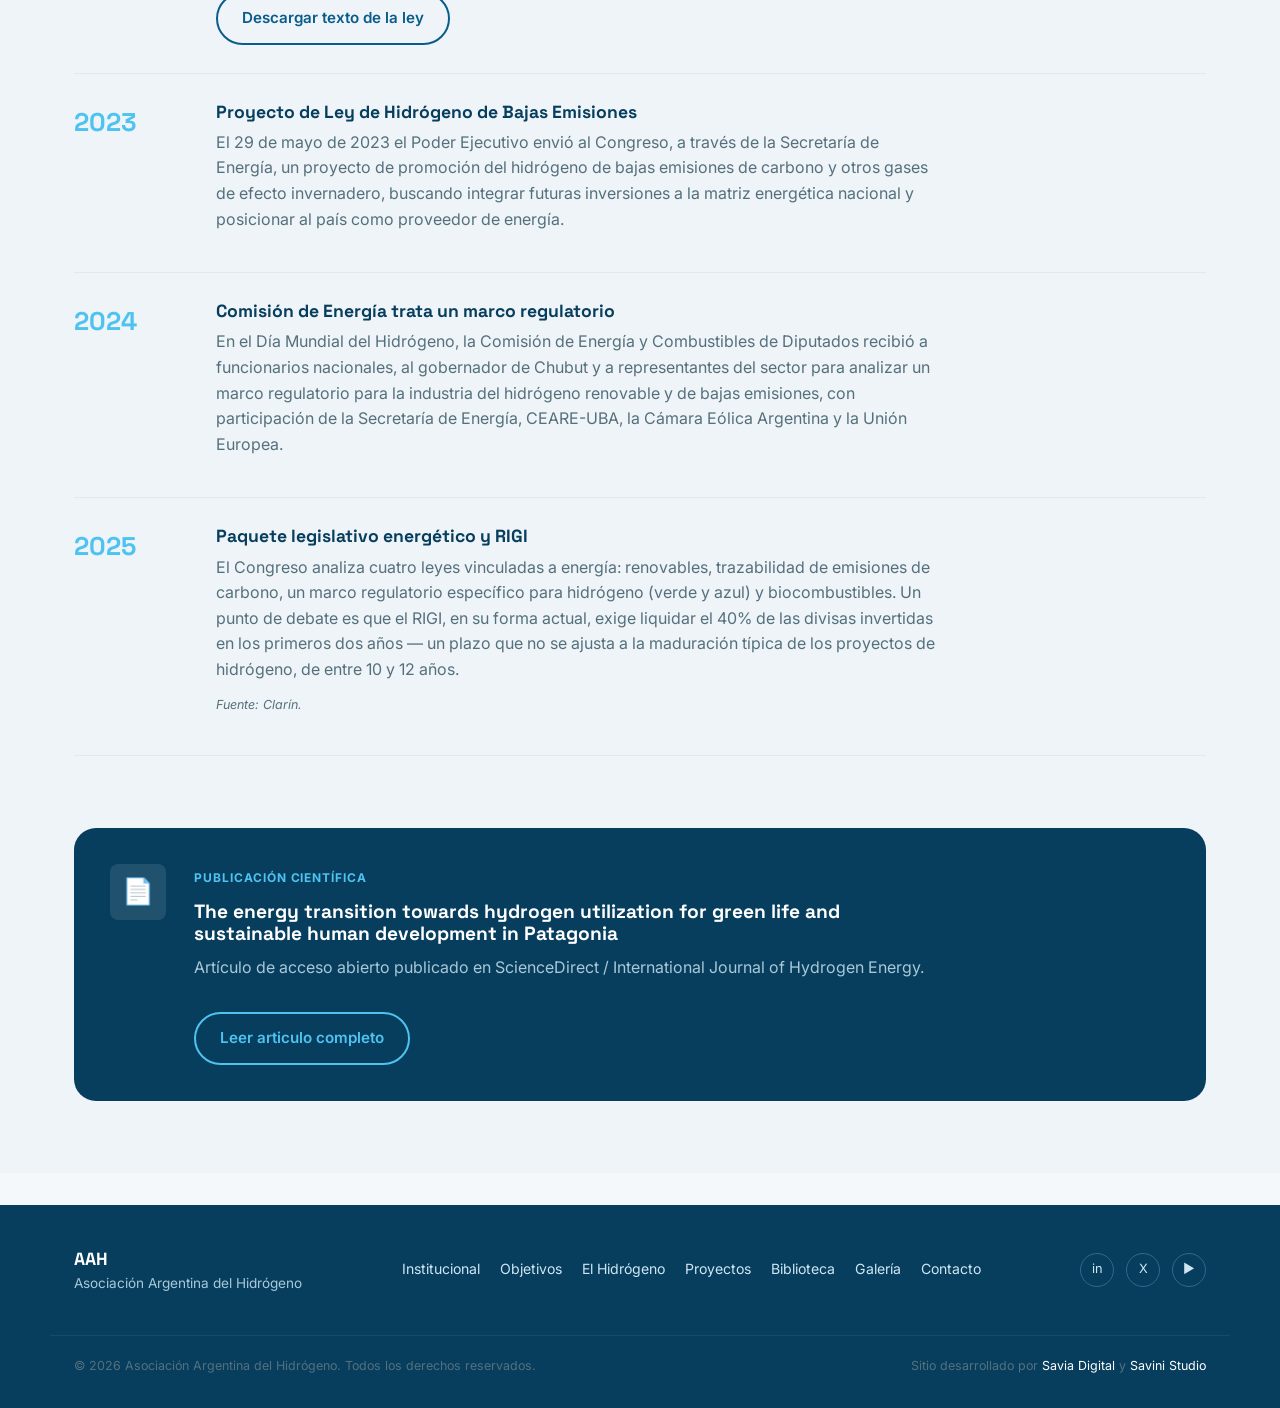
<file: normativa.html>
<!doctype html>
<html lang="es">
  <head>
    <meta charset="UTF-8" />
    <meta name="viewport" content="width=device-width, initial-scale=1.0" />
    <title>Normativa y Legislación | Asociación Argentina del Hidrógeno</title>
    <meta
      name="description"
      content="Marco normativo internacional (ISO/TC 197, IRAM) y legislación argentina sobre hidrógeno: Ley 26.123 y proyectos en tratamiento."
    />

    <link rel="preconnect" href="https://fonts.googleapis.com" />
    <link rel="preconnect" href="https://fonts.gstatic.com" crossorigin />
    <link
      href="https://fonts.googleapis.com/css2?family=Space+Grotesk:wght@500;600;700&family=Inter:wght@400;500;600;700&display=swap"
      rel="stylesheet"
    />

    <link rel="stylesheet" href="styles/global.css" />
    <link rel="stylesheet" href="styles/normativa.css" />
  </head>
  <body>
    <a class="skip-link" href="#main">Saltar al contenido principal</a>

    <!-- ===================== HEADER ===================== -->
    <header class="site-header" id="site-header">
      <div class="header-top">
        <div class="container header-top-inner">
          <p class="founding-note">
            Fundada en Buenos Aires el 7 de junio de 1996 · 30 años impulsando
            las tecnologías del hidrógeno
          </p>
        </div>
      </div>

      <div class="container header-main">
        <a href="index.html" class="brand" aria-label="AAH - Ir al inicio">
          <img
            src="assets/img/logo.png"
            alt="Asociación Argentina del Hidrógeno"
            class="brand-logo"
          />
        </a>

        <button
          class="nav-toggle"
          id="nav-toggle"
          aria-expanded="false"
          aria-controls="primary-nav"
          aria-label="Abrir menú de navegación"
        >
          <span></span><span></span><span></span>
        </button>

        <nav
          class="primary-nav"
          id="primary-nav"
          aria-label="Navegación principal"
        >
          <ul>
            <li><a href="index.html">Home</a></li>
            <li><a href="institucional.html">Institucional</a></li>
            <li><a href="objetivos.html">Objetivos</a></li>
            <li><a href="el-hidrogeno.html">El Hidrógeno</a></li>
            <li><a href="proyectos.html">Proyectos</a></li>
            <li><a href="biblioteca.html">Biblioteca</a></li>
            <li>
              <a href="normativa.html" aria-current="page"
                >Normativa y Legislación</a
              >
            </li>
            <li><a href="galeria.html">Galería</a></li>
          </ul>
          <a href="index.html#contacto" class="btn btn-outline nav-cta"
            >Contacto</a
          >
        </nav>
      </div>
    </header>

    <main id="main">
      <!-- ===================== PAGE HERO ===================== -->
      <section class="page-hero">
        <div class="container">
          <span class="eyebrow">Normativa y Legislación</span>
          <h1>Marco normativo y legal del hidrógeno</h1>
          <p class="section-lead">
            El trabajo de la AAH en normalización internacional junto al IRAM, y
            el estado de la legislación argentina sobre hidrógeno como
            combustible y vector de energía.
          </p>
        </div>
      </section>

      <!-- ===================== NAV DE ANCLAS ===================== -->
      <nav class="index-pills-wrap" aria-label="Navegación de la página">
        <div class="container index-pills">
          <a href="#normativa">Normativa — ISO/TC 197</a>
          <a href="#legislacion">Legislación argentina</a>
        </div>
      </nav>

      <!-- ===================== NORMATIVA ===================== -->
      <section class="section" id="normativa">
        <div class="container">
          <h2 class="section-title">Normativa — ISO/TC 197</h2>

          <h3 class="subsection-title" style="margin-top: 0">Alcance</h3>
          <p class="section-body">
            Normalización en el campo de los sistemas y dispositivos para la
            producción, almacenamiento, transporte, medición y uso del
            hidrógeno.
          </p>

          <h3 class="subsection-title">Estructura</h3>
          <ul class="plain-list">
            <li>Secretaría: SCC (Standards Council of Canada).</li>
            <li>Presidente: Dr. Tetsufumi Ikeda.</li>
            <li>Secretario: Sr. Siasia Morel.</li>
            <li>39 miembros P (plenarios) incluyendo a Argentina.</li>
            <li>16 miembros O (observadores).</li>
            <li>25 Liaisons con organizaciones y comités de IEC e ISO.</li>
          </ul>

          <div class="info-note reveal-target">
            <h3>Comité IRAM TC 197 sobre Tecnologías del hidrógeno</h3>
            <p>Presidente: Ing. José Luis Aprea.</p>
            <p>Coordinador: Lic. Silvina Suzuki.</p>
          </div>

          <h3 class="subsection-title">Objetivos</h3>
          <ul class="advantage-list">
            <li class="reveal-target">
              Elaboración de Normas sobre las especificaciones del Combustible
              Hidrógeno, así como sobre las últimas tecnologías de uso, la
              necesidad de definir las características del combustible Hidrógeno
              según sus aplicaciones actuales y futuras.
            </li>
            <li class="reveal-target">
              Elaboración de normas que provean lineamientos para el desarrollo
              de una infraestructura de transporte y almacenamiento del
              hidrógeno. Tecnologías de almacenamiento para aplicaciones móviles
              y fijas (contenedores, tanques de combustible para vehículos de
              carretera), estaciones de re-abastecimiento, conectores de
              abastecimiento, cañerías para hidrógeno, etc.
            </li>
            <li class="reveal-target">
              Elaboración de Normas o colaboración en el desarrollo de normas
              sobre las últimas tecnologías (celdas de combustible, motores de
              combustión interna, quemadores de hidrógeno).
            </li>
            <li class="reveal-target">
              Colaboración con el desarrollo de Normas sobre dispositivos de
              hidrógeno para el uso en vehículos de carretera (tanques y
              conectores de combustible).
            </li>
            <li class="reveal-target">
              Elaboración de Normas sobre propiedades relevantes del hidrógeno y
              condiciones de seguridad que deben ser tomadas en cuenta en
              presencia de hidrógeno.
            </li>
            <li class="reveal-target">
              Elaboración de Normas sobre las tecnologías de producción de
              hidrógeno desde fuentes renovables primarias, como energía solar,
              energía eólica, energía hidráulica, y tecnologías de producción de
              hidrógeno a pequeña escala mediante combustibles fósiles.
            </li>
            <li class="reveal-target">
              Elaboración de Normas sobre dispositivos de detección (detectores
              electrónicos) y dispositivos relativos a la seguridad (válvulas de
              alivio, válvulas de cierre, reguladores de presión, etc.) para ser
              usados en sistemas de hidrógeno.
            </li>
          </ul>

          <h3 class="subsection-title">
            Beneficios esperados del trabajo del ISO/TC 197
          </h3>
          <ul class="advantage-list">
            <li class="reveal-target">
              La Normalización Internacional se está llevando a cabo en forma
              simultánea con el desarrollo de la tecnología, esto facilitará la
              rápida demostración e implementación de las tecnologías.
            </li>
            <li class="reveal-target">
              La pronta instauración de las normas servirá de guía a los
              desarrollos tecnológicos y ayudará a acelerar la aceptación del
              público del hidrógeno como una fuente eficiente y segura de
              energía.
            </li>
            <li class="reveal-target">
              En un contexto de comercio incrementado, las normas desarrolladas
              por ISO/TC 197 asegurarán la armonización de los requisitos,
              principalmente en términos de rendimiento y seguridad.
            </li>
            <li class="reveal-target">
              En el campo de las aplicaciones industriales y energéticas, el
              trabajo del ISO/TC 197 intenta satisfacer las siguientes
              necesidades:
            </li>
          </ul>
          <ul class="plain-list nested-list">
            <li>
              Garantizar seguridad al implementar normas consensuadas para
              minimizar riesgos evitables a las personas y bienes a un nivel
              aceptable.
            </li>
            <li>
              Eliminar barreras al comercio internacional y simplificar el arduo
              proceso regulatorio al proveer normas específicas de hidrógeno, en
              orden de permitir una pronta implementación de las tecnologías
              emergentes.
            </li>
            <li>
              Controlar la variedad al permitir la selección del número y tipos
              óptimos de productos, procesos y servicios para cumplir con las
              necesidades preponderantes.
            </li>
            <li>
              Armonizar métodos de ensayo y criterios de calidad para el uso del
              hidrógeno en todas sus formas.
            </li>
            <li>
              Asegurar protección del medio ambiente de un daño inaceptable
              debido a la operación y efectos de los productos, procesos y
              servicios ligados al hidrógeno.
            </li>
          </ul>

          <h3 class="subsection-title">
            Grupos de trabajo del Comité de Tecnologías del Hidrógeno
          </h3>
          <p class="section-body">
            Existen hoy día en el TC 197, 27 grupos de trabajo operativos que
            cubren aspectos tan diversos como todos los aspectos relativos a las
            Estaciones de servicio, sistemas de almacenaje estacionario, métodos
            de producción, protocolos de carga, dispositivos de seguridad,
            especificaciones de calidad, muestreo, sistemas de seguridad y mucho
            más.
          </p>

          <div class="normas-download reveal-target">
            <div>
              <h3>Normas publicadas por el ISO/TC 197</h3>
              <p>
                Listado completo de normas internacionales de hidrógeno
                publicadas por el comité, gestionadas junto al IRAM en
                Argentina.
              </p>
            </div>
            <div class="normas-download-actions">
              <button
                class="btn btn-primary btn-download"
                data-pdf="normativainternacional.avif"
              >
                Descargar listado
              </button>
              <a
                href="http://www.iram.org.ar/"
                target="_blank"
                rel="noopener noreferrer"
                class="btn btn-outline"
                >Ir a IRAM</a
              >
            </div>
          </div>
        </div>
      </section>

      <!-- ===================== LEGISLACIÓN ===================== -->
      <section class="section alt-bg" id="legislacion">
        <div class="container">
          <h2 class="section-title">Legislación argentina</h2>
          <p class="section-lead">
            Principales hitos legislativos vinculados al hidrógeno como
            combustible y vector de energía en Argentina.
          </p>

          <div class="legis-timeline">
            <div class="legis-item reveal-target">
              <span class="legis-year">2006</span>
              <div class="legis-body">
                <h3>Ley 26.123</h3>
                <p>
                  La ley nacional Nº 26.123 "Régimen para el desarrollo de la
                  tecnología, producción, uso y aplicaciones del Hidrógeno como
                  combustible y vector de energía" fue promulgada el 24 de
                  Agosto de 2006 a instancias de la acción pionera de la AAH.
                </p>
                <p>
                  Actualmente la norma legal se halla aún en proceso de
                  reglamentación. Se podrá encontrar su texto completo en
                  <a
                    href="http://www.infoleg.gov.ar"
                    target="_blank"
                    rel="noopener noreferrer"
                    >www.infoleg.gov.ar</a
                  >
                  (Boletín Oficial Nº 30.976).
                </p>
                <p>
                  La norma declara de interés nacional el desarrollo de la
                  tecnología, la producción, el uso y aplicaciones del hidrógeno
                  como combustible y vector de energía.
                </p>
                <p>Establece y fija:</p>
                <ul class="plain-list">
                  <li>Política Nacional.</li>
                  <li>Objetivos.</li>
                  <li>Sujetos.</li>
                  <li>Autoridad de Aplicación.</li>
                  <li>Infracciones y Sanciones.</li>
                  <li>Crea el Fondo Nacional de Fomento del Hidrógeno.</li>
                  <li>Régimen Fiscal Promocional.</li>
                  <li>Establece también disposiciones complementarias.</li>
                </ul>
                <a
                  href="assets/pdf/Ley.26.123.doc"
                  class="btn btn-outline btn-download-file"
                  download
                  >Descargar texto de la ley</a
                >
              </div>
            </div>

            <div class="legis-item reveal-target">
              <span class="legis-year">2023</span>
              <div class="legis-body">
                <h3>Proyecto de Ley de Hidrógeno de Bajas Emisiones</h3>
                <p>
                  El 29 de mayo de 2023 el Poder Ejecutivo envió al Congreso, a
                  través de la Secretaría de Energía, un proyecto de promoción
                  del hidrógeno de bajas emisiones de carbono y otros gases de
                  efecto invernadero, buscando integrar futuras inversiones a la
                  matriz energética nacional y posicionar al país como proveedor
                  de energía.
                </p>
              </div>
            </div>

            <div class="legis-item reveal-target">
              <span class="legis-year">2024</span>
              <div class="legis-body">
                <h3>Comisión de Energía trata un marco regulatorio</h3>
                <p>
                  En el Día Mundial del Hidrógeno, la Comisión de Energía y
                  Combustibles de Diputados recibió a funcionarios nacionales,
                  al gobernador de Chubut y a representantes del sector para
                  analizar un marco regulatorio para la industria del hidrógeno
                  renovable y de bajas emisiones, con participación de la
                  Secretaría de Energía, CEARE-UBA, la Cámara Eólica Argentina y
                  la Unión Europea.
                </p>
              </div>
            </div>

            <div class="legis-item reveal-target">
              <span class="legis-year">2025</span>
              <div class="legis-body">
                <h3>Paquete legislativo energético y RIGI</h3>
                <p>
                  El Congreso analiza cuatro leyes vinculadas a energía:
                  renovables, trazabilidad de emisiones de carbono, un marco
                  regulatorio específico para hidrógeno (verde y azul) y
                  biocombustibles. Un punto de debate es que el RIGI, en su
                  forma actual, exige liquidar el 40% de las divisas invertidas
                  en los primeros dos años — un plazo que no se ajusta a la
                  maduración típica de los proyectos de hidrógeno, de entre 10 y
                  12 años.
                </p>
                <p class="source-note">Fuente: Clarín.</p>
              </div>
            </div>
          </div>
        </div>
      </section>

      <!-- ===================== ARTÍCULO DESTACADO ===================== -->
      <section class="section article-highlight-section alt-bg">
        <div class="container">
          <article class="article-highlight reveal-target">
            <div class="article-highlight-icon" aria-hidden="true">📄</div>
            <div>
              <span class="eyebrow">Publicación científica</span>
              <h3>
                The energy transition towards hydrogen utilization for green
                life and sustainable human development in Patagonia
              </h3>
              <p>
                Artículo de acceso abierto publicado en ScienceDirect /
                International Journal of Hydrogen Energy.
              </p>
              <a
                href="assets/pdf/Magazine-the-energy-transition.pdf"
                download="Magazine-the-energy-transition.pdf"
                class="btn btn-outline"
              >
                Leer articulo completo
              </a>
            </div>
          </article>
        </div>
      </section>
    </main>

    <!-- ===================== FOOTER ===================== -->
    <footer class="site-footer">
      <div class="container footer-inner">
        <div class="footer-brand">
          <strong>AAH</strong>
          <p>Asociación Argentina del Hidrógeno</p>
        </div>

        <nav class="footer-nav" aria-label="Enlaces del pie de página">
          <a href="institucional.html">Institucional</a>
          <a href="objetivos.html">Objetivos</a>
          <a href="el-hidrogeno.html">El Hidrógeno</a>
          <a href="proyectos.html">Proyectos</a>
          <a href="biblioteca.html">Biblioteca</a>
          <a href="galeria.html">Galería</a>
          <a href="contacto.html">Contacto</a>
        </nav>

        <div class="footer-social" aria-label="Redes sociales">
          <a href="#" aria-label="LinkedIn">in</a>
          <a href="#" aria-label="Twitter">X</a>
          <a href="#" aria-label="YouTube">▶</a>
        </div>
      </div>
      <div class="footer-bottom container">
      <p>© 2026 Asociación Argentina del Hidrógeno. Todos los derechos reservados.</p>
      <p class="credit">Sitio desarrollado por <a href="https://www.saviadigital.com.ar" target="_blank" rel="noopener noreferrer">Savia Digital</a> y <a href="https://www.savinistudio.com" target="_blank" rel="noopener noreferrer">Savini Studio</a></p>
    </div>
    </footer>

    <script src="scripts/global.js"></script>
  </body>
</html>
</file>
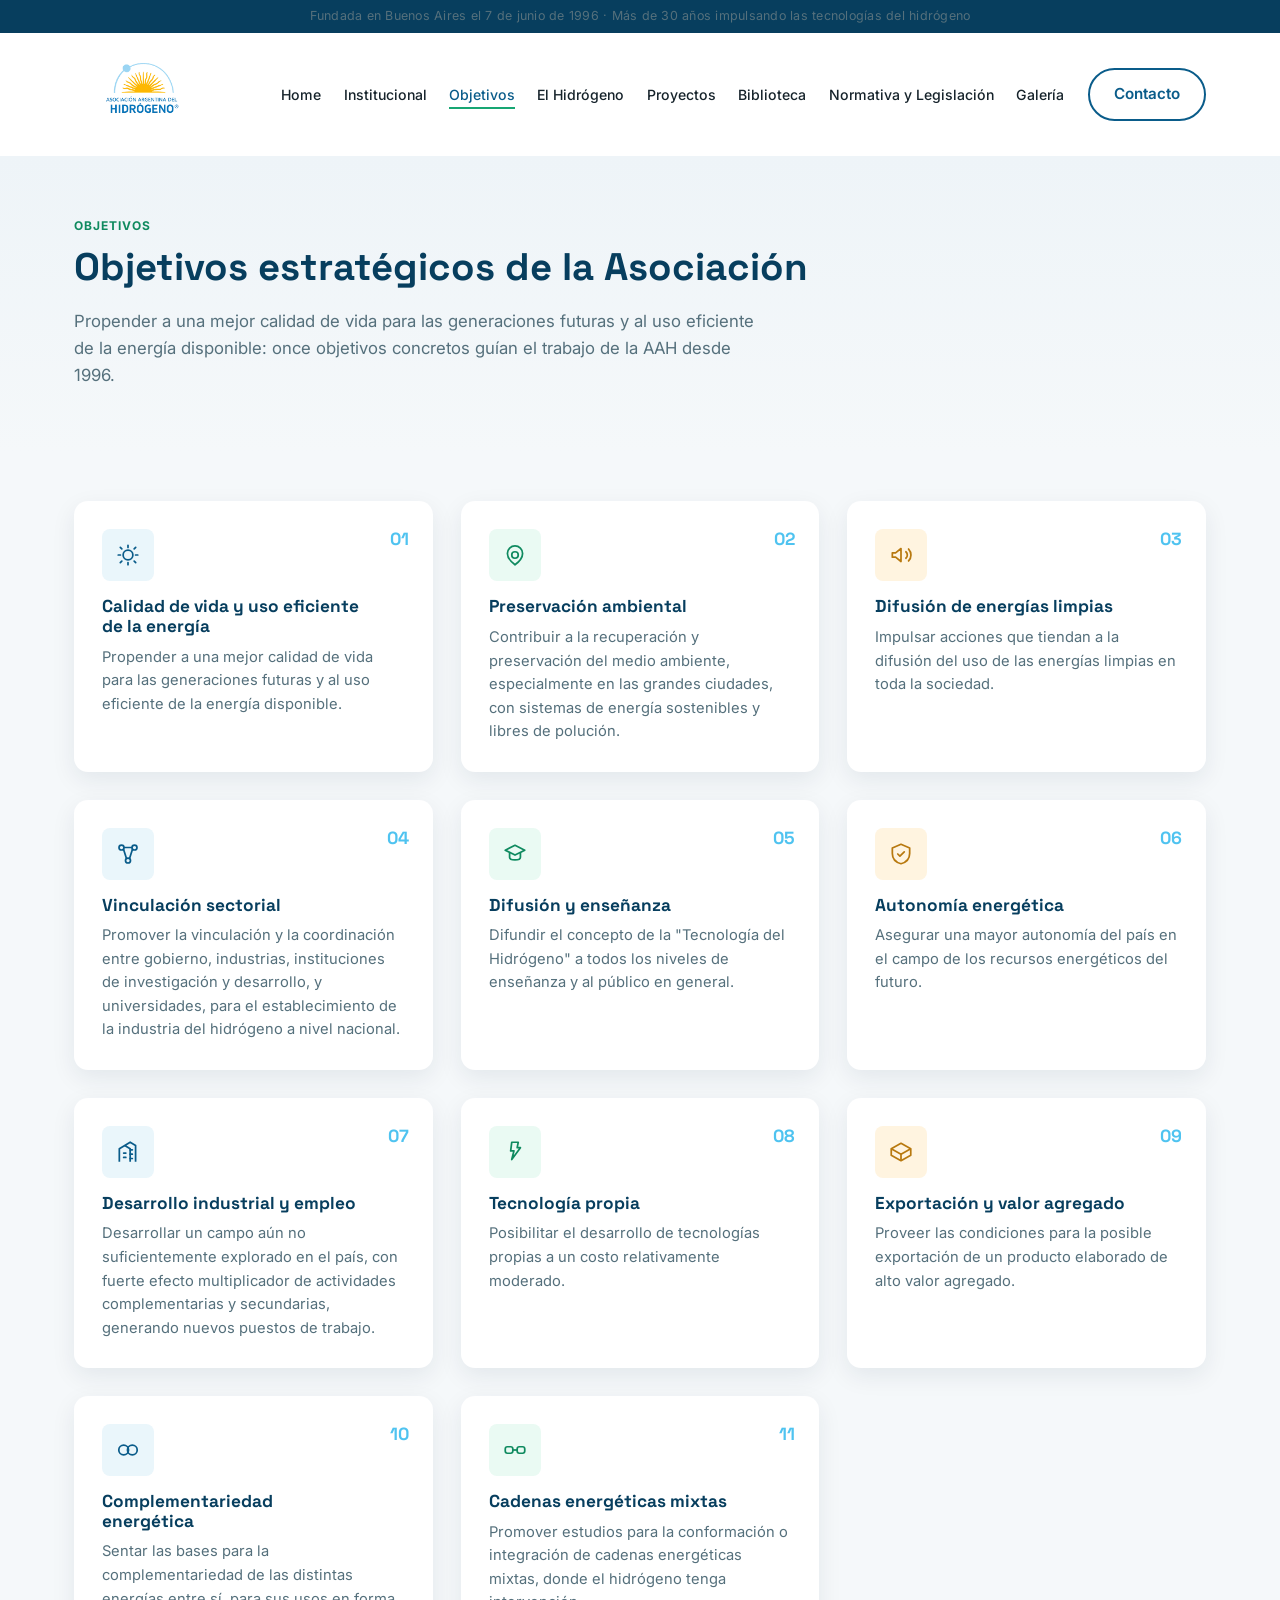
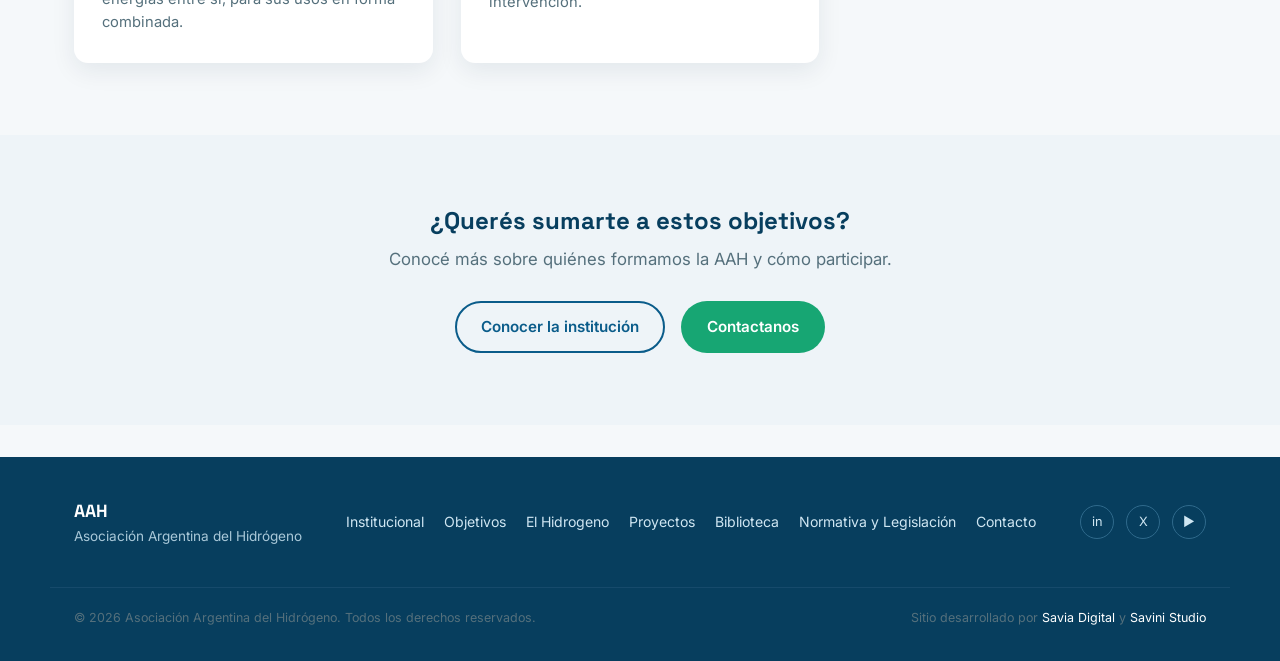
<file: objetivos.html>
<!DOCTYPE html>
<html lang="es">
<head>
  <meta charset="UTF-8">
  <meta name="viewport" content="width=device-width, initial-scale=1.0">
  <title>Objetivos | Asociación Argentina del Hidrógeno</title>
  <meta name="description" content="Los 11 objetivos estratégicos de la Asociación Argentina del Hidrógeno: calidad de vida, preservación ambiental, autonomía energética y desarrollo industrial.">

  <link rel="preconnect" href="https://fonts.googleapis.com">
  <link rel="preconnect" href="https://fonts.gstatic.com" crossorigin>
  <link href="https://fonts.googleapis.com/css2?family=Space+Grotesk:wght@500;600;700&family=Inter:wght@400;500;600;700&display=swap" rel="stylesheet">

  <link rel="stylesheet" href="styles/global.css">
  <link rel="stylesheet" href="styles/objetivos.css">
</head>
<body>

  <a class="skip-link" href="#main">Saltar al contenido principal</a>

  <!-- ===================== HEADER ===================== -->
  <header class="site-header" id="site-header">
    <div class="header-top">
      <div class="container header-top-inner">
        <p class="founding-note">Fundada en Buenos Aires el 7 de junio de 1996 · Más de 30 años impulsando las tecnologías del hidrógeno</p>
      </div>
    </div>

    <div class="container header-main">
      <a href="index.html" class="brand" aria-label="AAH - Ir al inicio">
        <img src="assets/img/logo.png" alt="Asociación Argentina del Hidrógeno" class="brand-logo">
      </a>

      <button class="nav-toggle" id="nav-toggle" aria-expanded="false" aria-controls="primary-nav" aria-label="Abrir menú de navegación">
        <span></span><span></span><span></span>
      </button>

      <nav class="primary-nav" id="primary-nav" aria-label="Navegación principal">
        <ul>
          <li><a href="index.html">Home</a></li>
          <li><a href="institucional.html">Institucional</a></li>
          <li><a href="objetivos.html" aria-current="page">Objetivos</a></li>
          <li><a href="el-hidrogeno.html">El Hidrógeno</a></li>
          <li><a href="proyectos.html">Proyectos</a></li>
          <li><a href="biblioteca.html">Biblioteca</a></li>
          <li><a href="normativa.html">Normativa y Legislación</a></li>
          <li><a href="galeria.html">Galería</a></li>
        </ul>
        <a href="index.html#contacto" class="btn btn-outline nav-cta">Contacto</a>
      </nav>
    </div>
  </header>

  <main id="main">

    <!-- ===================== PAGE HERO ===================== -->
    <section class="page-hero">
      <div class="container">
        <span class="eyebrow">Objetivos</span>
        <h1>Objetivos estratégicos de la Asociación</h1>
        <p class="section-lead">
          Propender a una mejor calidad de vida para las generaciones futuras y al uso eficiente de
          la energía disponible: once objetivos concretos guían el trabajo de la AAH desde 1996.
        </p>
      </div>
    </section>

    <!-- ===================== GRID DE OBJETIVOS ===================== -->
    <section class="section objetivos-grid-section">
      <div class="container">
        <div class="objetivos-grid">

          <article class="objetivo-card reveal-target">
            <div class="objetivo-icon" aria-hidden="true">
              <svg viewBox="0 0 24 24" fill="none"><path d="M12 3v2M12 19v2M5 12H3M21 12h-2M6.3 6.3 4.9 4.9M19.1 19.1l-1.4-1.4M6.3 17.7l-1.4 1.4M19.1 4.9l-1.4 1.4" stroke="currentColor" stroke-width="1.6" stroke-linecap="round"/><circle cx="12" cy="12" r="4.5" stroke="currentColor" stroke-width="1.6"/></svg>
            </div>
            <span class="objetivo-number">01</span>
            <h2>Calidad de vida y uso eficiente de la energía</h2>
            <p>Propender a una mejor calidad de vida para las generaciones futuras y al uso eficiente de la energía disponible.</p>
          </article>

          <article class="objetivo-card reveal-target">
            <div class="objetivo-icon" aria-hidden="true">
              <svg viewBox="0 0 24 24" fill="none"><path d="M12 21c4-3 7-6.5 7-10.5A7 7 0 0 0 5 10.5C5 14.5 8 18 12 21Z" stroke="currentColor" stroke-width="1.6" stroke-linejoin="round"/><path d="M12 15a3 3 0 1 0 0-6 3 3 0 0 0 0 6Z" stroke="currentColor" stroke-width="1.6"/></svg>
            </div>
            <span class="objetivo-number">02</span>
            <h2>Preservación ambiental</h2>
            <p>Contribuir a la recuperación y preservación del medio ambiente, especialmente en las grandes ciudades, con sistemas de energía sostenibles y libres de polución.</p>
          </article>

          <article class="objetivo-card reveal-target">
            <div class="objetivo-icon" aria-hidden="true">
              <svg viewBox="0 0 24 24" fill="none"><path d="M4 10v4h3l5 4V6L7 10H4Z" stroke="currentColor" stroke-width="1.6" stroke-linejoin="round"/><path d="M16.5 9a4 4 0 0 1 0 6M19 6.5a8 8 0 0 1 0 11" stroke="currentColor" stroke-width="1.6" stroke-linecap="round"/></svg>
            </div>
            <span class="objetivo-number">03</span>
            <h2>Difusión de energías limpias</h2>
            <p>Impulsar acciones que tiendan a la difusión del uso de las energías limpias en toda la sociedad.</p>
          </article>

          <article class="objetivo-card reveal-target">
            <div class="objetivo-icon" aria-hidden="true">
              <svg viewBox="0 0 24 24" fill="none"><circle cx="6" cy="6" r="2.3" stroke="currentColor" stroke-width="1.6"/><circle cx="18" cy="6" r="2.3" stroke="currentColor" stroke-width="1.6"/><circle cx="12" cy="18" r="2.3" stroke="currentColor" stroke-width="1.6"/><path d="M7.8 7.3 10.5 16M16.2 7.3 13.5 16M8.3 6h7.4" stroke="currentColor" stroke-width="1.6"/></svg>
            </div>
            <span class="objetivo-number">04</span>
            <h2>Vinculación sectorial</h2>
            <p>Promover la vinculación y la coordinación entre gobierno, industrias, instituciones de investigación y desarrollo, y universidades, para el establecimiento de la industria del hidrógeno a nivel nacional.</p>
          </article>

          <article class="objetivo-card reveal-target">
            <div class="objetivo-icon" aria-hidden="true">
              <svg viewBox="0 0 24 24" fill="none"><path d="M3 8.5 12 4l9 4.5-9 4.5-9-4.5Z" stroke="currentColor" stroke-width="1.6" stroke-linejoin="round"/><path d="M7 10.7V15c0 1.4 2.2 2.5 5 2.5s5-1.1 5-2.5v-4.3" stroke="currentColor" stroke-width="1.6"/></svg>
            </div>
            <span class="objetivo-number">05</span>
            <h2>Difusión y enseñanza</h2>
            <p>Difundir el concepto de la "Tecnología del Hidrógeno" a todos los niveles de enseñanza y al público en general.</p>
          </article>

          <article class="objetivo-card reveal-target">
            <div class="objetivo-icon" aria-hidden="true">
              <svg viewBox="0 0 24 24" fill="none"><path d="M12 3 4 6.5v5c0 5 3.4 8.2 8 9.5 4.6-1.3 8-4.5 8-9.5v-5L12 3Z" stroke="currentColor" stroke-width="1.6" stroke-linejoin="round"/><path d="m9 12 2 2 4-4" stroke="currentColor" stroke-width="1.6" stroke-linecap="round" stroke-linejoin="round"/></svg>
            </div>
            <span class="objetivo-number">06</span>
            <h2>Autonomía energética</h2>
            <p>Asegurar una mayor autonomía del país en el campo de los recursos energéticos del futuro.</p>
          </article>

          <article class="objetivo-card reveal-target">
            <div class="objetivo-icon" aria-hidden="true">
              <svg viewBox="0 0 24 24" fill="none"><path d="M4 21V9l5-3 5 3v12M9 6l5-3 5 3v15" stroke="currentColor" stroke-width="1.6" stroke-linejoin="round"/><path d="M8 13h2M8 17h2M14 10h2M14 14h2M14 18h2" stroke="currentColor" stroke-width="1.6" stroke-linecap="round"/></svg>
            </div>
            <span class="objetivo-number">07</span>
            <h2>Desarrollo industrial y empleo</h2>
            <p>Desarrollar un campo aún no suficientemente explorado en el país, con fuerte efecto multiplicador de actividades complementarias y secundarias, generando nuevos puestos de trabajo.</p>
          </article>

          <article class="objetivo-card reveal-target">
            <div class="objetivo-icon" aria-hidden="true">
              <svg viewBox="0 0 24 24" fill="none"><path d="M9 3h6l-1 5h3l-8 11 2-8H8l1-8Z" stroke="currentColor" stroke-width="1.6" stroke-linejoin="round"/></svg>
            </div>
            <span class="objetivo-number">08</span>
            <h2>Tecnología propia</h2>
            <p>Posibilitar el desarrollo de tecnologías propias a un costo relativamente moderado.</p>
          </article>

          <article class="objetivo-card reveal-target">
            <div class="objetivo-icon" aria-hidden="true">
              <svg viewBox="0 0 24 24" fill="none"><path d="M3 15V9l9-5 9 5v6l-9 5-9-5Z" stroke="currentColor" stroke-width="1.6" stroke-linejoin="round"/><path d="M3 9l9 5 9-5M12 14v6" stroke="currentColor" stroke-width="1.6" stroke-linejoin="round"/></svg>
            </div>
            <span class="objetivo-number">09</span>
            <h2>Exportación y valor agregado</h2>
            <p>Proveer las condiciones para la posible exportación de un producto elaborado de alto valor agregado.</p>
          </article>

          <article class="objetivo-card reveal-target">
            <div class="objetivo-icon" aria-hidden="true">
              <svg viewBox="0 0 24 24" fill="none"><circle cx="8" cy="12" r="4.5" stroke="currentColor" stroke-width="1.6"/><circle cx="16" cy="12" r="4.5" stroke="currentColor" stroke-width="1.6"/></svg>
            </div>
            <span class="objetivo-number">10</span>
            <h2>Complementariedad energética</h2>
            <p>Sentar las bases para la complementariedad de las distintas energías entre sí, para sus usos en forma combinada.</p>
          </article>

          <article class="objetivo-card reveal-target">
            <div class="objetivo-icon" aria-hidden="true">
              <svg viewBox="0 0 24 24" fill="none"><rect x="3" y="9" width="7" height="6" rx="2" stroke="currentColor" stroke-width="1.6"/><rect x="14" y="9" width="7" height="6" rx="2" stroke="currentColor" stroke-width="1.6"/><path d="M10 12h4" stroke="currentColor" stroke-width="1.6"/></svg>
            </div>
            <span class="objetivo-number">11</span>
            <h2>Cadenas energéticas mixtas</h2>
            <p>Promover estudios para la conformación o integración de cadenas energéticas mixtas, donde el hidrógeno tenga intervención.</p>
          </article>

        </div>
      </div>
    </section>

    <!-- ===================== CTA final ===================== -->
    <section class="section objetivos-cta-section alt-bg">
      <div class="container objetivos-cta-inner">
        <h2>¿Querés sumarte a estos objetivos?</h2>
        <p class="section-lead">Conocé más sobre quiénes formamos la AAH y cómo participar.</p>
        <div class="objetivos-cta-actions">
          <a href="institucional.html" class="btn btn-outline">Conocer la institución</a>
          <a href="index.html#contacto" class="btn btn-primary">Contactanos</a>
        </div>
      </div>
    </section>

  </main>

  <!-- ===================== FOOTER ===================== -->
  <footer class="site-footer">
    <div class="container footer-inner">
      <div class="footer-brand">
        <strong>AAH</strong>
        <p>Asociación Argentina del Hidrógeno</p>
      </div>

      <nav class="footer-nav" aria-label="Enlaces del pie de página">
        <a href="institucional.html">Institucional</a>
        <a href="#objetivos.html">Objetivos</a>
        <a href="el-hidrogeno.html">El Hidrogeno</a>
        <a href="proyectos.html">Proyectos</a>
        <a href="biblioteca.html">Biblioteca</a>
        <a href="normativa.html">Normativa y Legislación</a>
        <a href="contacto.html">Contacto</a>
      </nav>

      <div class="footer-social" aria-label="Redes sociales">
        <a href="#" aria-label="LinkedIn">in</a>
        <a href="#" aria-label="Twitter">X</a>
        <a href="#" aria-label="YouTube">▶</a>
      </div>
    </div>
    <div class="footer-bottom container">
      <p>© 2026 Asociación Argentina del Hidrógeno. Todos los derechos reservados.</p>
      <p class="credit">Sitio desarrollado por <a href="https://www.saviadigital.com.ar" target="_blank" rel="noopener noreferrer">Savia Digital</a> y <a href="https://www.savinistudio.com" target="_blank" rel="noopener noreferrer">Savini Studio</a></p>
    </div>
  </footer>

  <script src="scripts/global.js"></script>
</body>
</html>
</file>
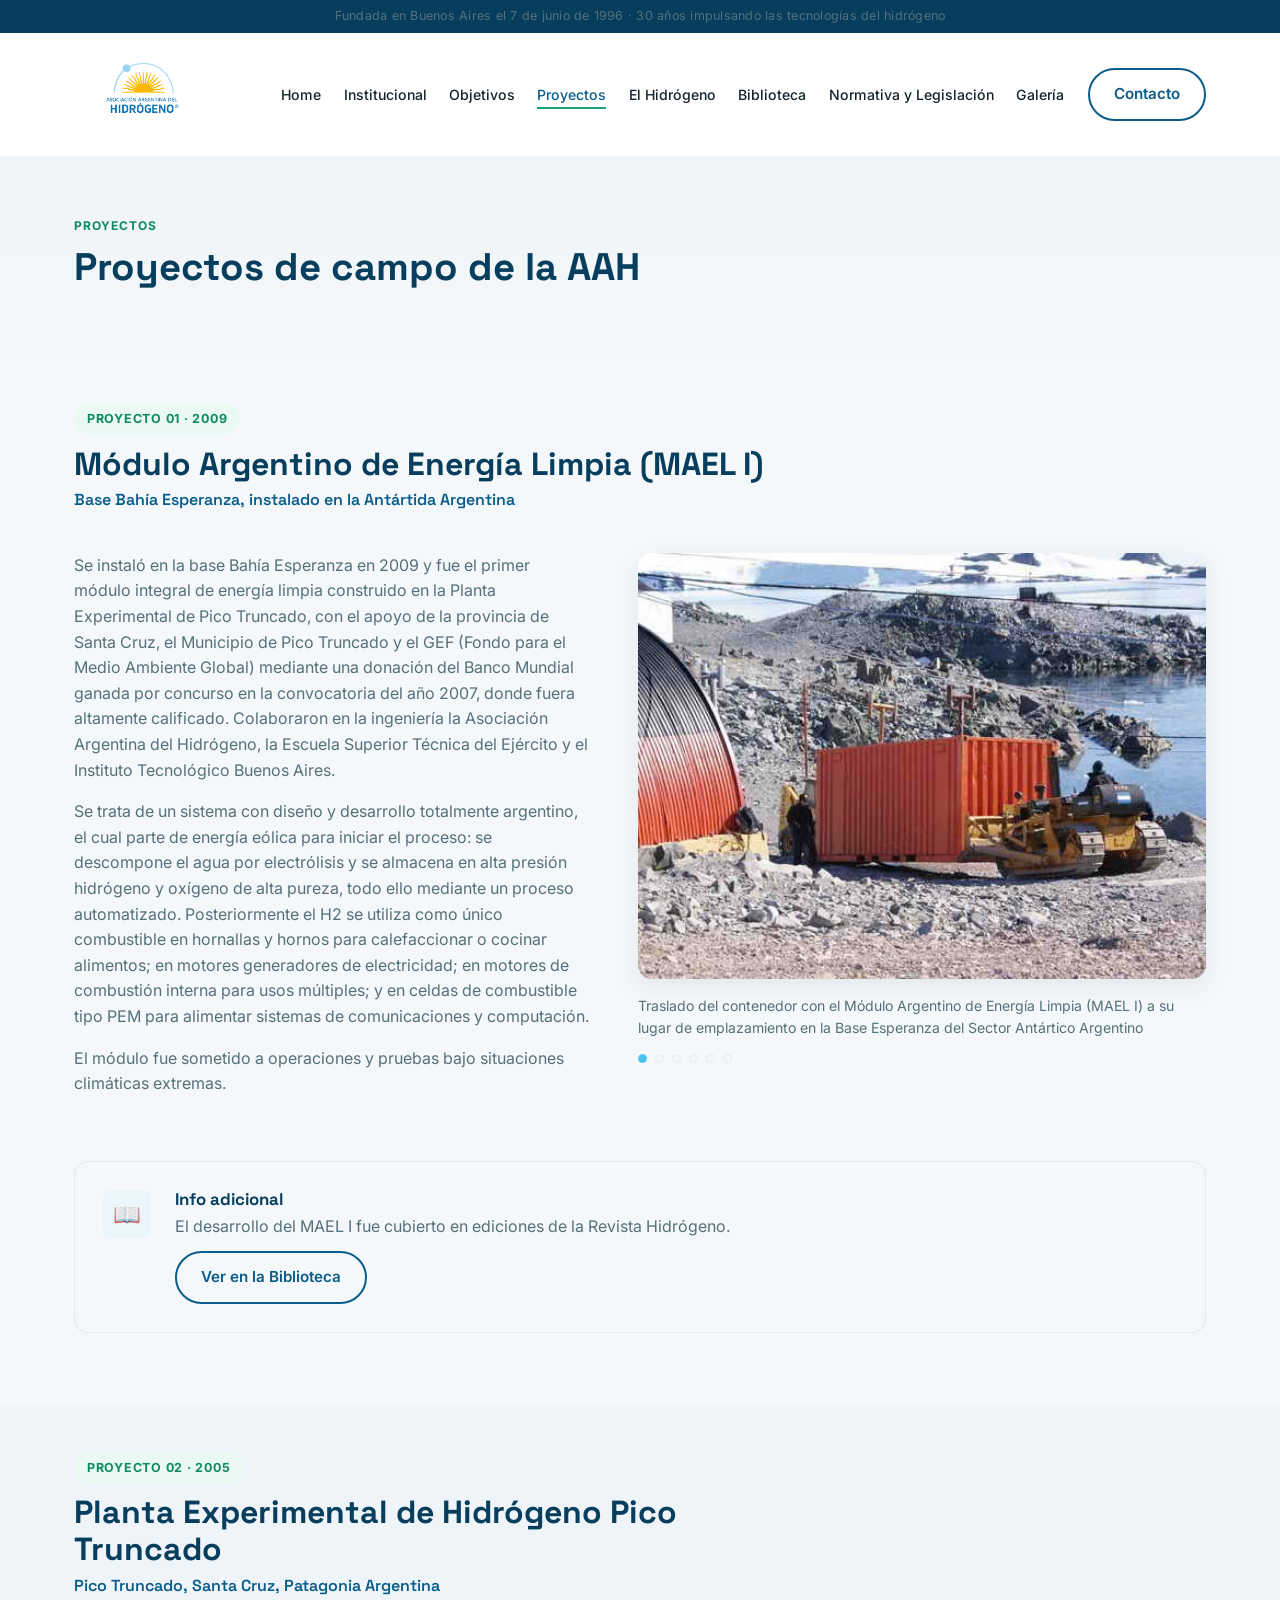
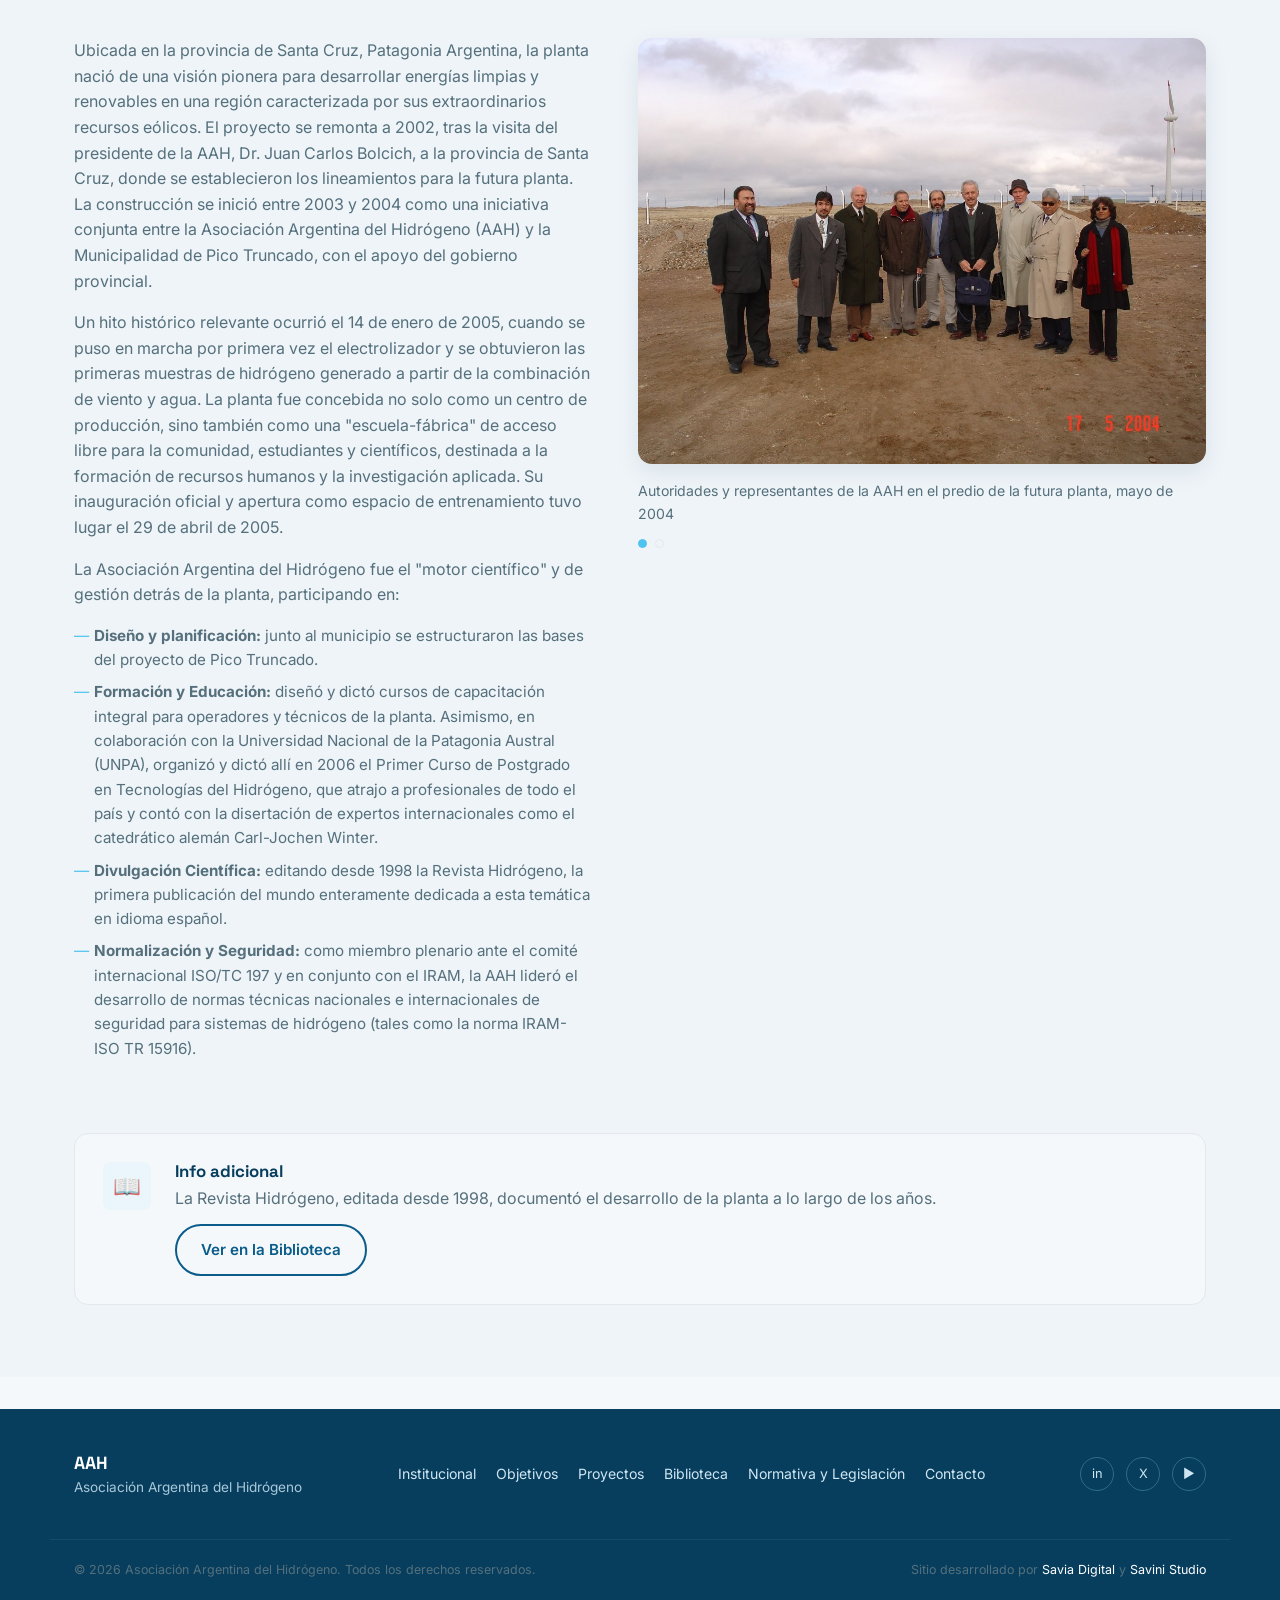
<file: proyectos.html>
<!DOCTYPE html>
<html lang="es">
<head>
  <meta charset="UTF-8">
  <meta name="viewport" content="width=device-width, initial-scale=1.0">
  <title>Proyectos | Asociación Argentina del Hidrógeno</title>
  <meta name="description" content="Proyectos de campo de la AAH: el Módulo Argentino de Energía Limpia (MAEL I), instalado en la Base Esperanza, Antártida Argentina.">

  <link rel="preconnect" href="https://fonts.googleapis.com">
  <link rel="preconnect" href="https://fonts.gstatic.com" crossorigin>
  <link href="https://fonts.googleapis.com/css2?family=Space+Grotesk:wght@500;600;700&family=Inter:wght@400;500;600;700&display=swap" rel="stylesheet">

  <link rel="icon" type="image/x-icon" href="favicon.ico">
  <link rel="icon" type="image/png" sizes="32x32" href="assets/img/favicon-32x32.png">
  <link rel="icon" type="image/png" sizes="16x16" href="assets/img/favicon-16x16.png">
  <link rel="apple-touch-icon" sizes="180x180" href="assets/img/apple-touch-icon.png">
  <link rel="manifest" href="site.webmanifest">
  <meta name="theme-color" content="#0a5c8a">

  <link rel="stylesheet" href="styles/global.css">
  <link rel="stylesheet" href="styles/proyectos.css">
</head>
<body>

  <a class="skip-link" href="#main">Saltar al contenido principal</a>

  <!-- ===================== HEADER ===================== -->
  <header class="site-header" id="site-header">
    <div class="header-top">
      <div class="container header-top-inner">
        <p class="founding-note">Fundada en Buenos Aires el 7 de junio de 1996 · 30 años impulsando las tecnologías del hidrógeno</p>
      </div>
    </div>

    <div class="container header-main">
      <a href="index.html" class="brand" aria-label="AAH - Ir al inicio">
        <img src="assets/img/logo.png" alt="Asociación Argentina del Hidrógeno" class="brand-logo">
      </a>

      <button class="nav-toggle" id="nav-toggle" aria-expanded="false" aria-controls="primary-nav" aria-label="Abrir menú de navegación">
        <span></span><span></span><span></span>
      </button>

      <nav class="primary-nav" id="primary-nav" aria-label="Navegación principal">
        <ul>
          <li><a href="index.html">Home</a></li>
          <li><a href="institucional.html">Institucional</a></li>
          <li><a href="objetivos.html">Objetivos</a></li>
          <li><a href="proyectos.html" aria-current="page">Proyectos</a></li>
          <li><a href="el-hidrogeno.html">El Hidrógeno</a></li>
          <li><a href="biblioteca.html">Biblioteca</a></li>
          <li><a href="normativa.html">Normativa y Legislación</a></li>
          <li><a href="galeria.html">Galería</a></li>
        </ul>
        <a href="index.html#contacto" class="btn btn-outline nav-cta">Contacto</a>
      </nav>
    </div>
  </header>

  <main id="main">

    <!-- ===================== PAGE HERO ===================== -->
    <section class="page-hero">
      <div class="container">
        <span class="eyebrow">Proyectos</span>
        <h1>Proyectos de campo de la AAH</h1>
      </div>
    </section>

    <!-- ===================== PROYECTO: MAEL I ===================== -->
    <section class="section project-section" id="mael">
      <div class="container">
        <div class="project-header">
          <span class="project-tag">Proyecto 01 · 2009</span>
          <h2>Módulo Argentino de Energía Limpia (MAEL I)</h2>
          <p class="project-location">Base Bahía Esperanza, instalado en la Antártida Argentina</p>
        </div>

        <div class="project-body">
          <div class="project-text">
            <p>
              Se instaló en la base Bahía Esperanza en 2009 y fue el primer módulo integral de
              energía limpia construido en la Planta Experimental de Pico Truncado, con el apoyo de
              la provincia de Santa Cruz, el Municipio de Pico Truncado y el GEF (Fondo para el Medio
              Ambiente Global) mediante una donación del Banco Mundial ganada por concurso en la
              convocatoria del año 2007, donde fuera altamente calificado. Colaboraron en la
              ingeniería la Asociación Argentina del Hidrógeno, la Escuela Superior Técnica del
              Ejército y el Instituto Tecnológico Buenos Aires.
            </p>
            <p>
              Se trata de un sistema con diseño y desarrollo totalmente argentino, el cual parte de
              energía eólica para iniciar el proceso: se descompone el agua por electrólisis y se
              almacena en alta presión hidrógeno y oxígeno de alta pureza, todo ello mediante un
              proceso automatizado. Posteriormente el H2 se utiliza como único combustible en
              hornallas y hornos para calefaccionar o cocinar alimentos; en motores generadores de
              electricidad; en motores de combustión interna para usos múltiples; y en celdas de
              combustible tipo PEM para alimentar sistemas de comunicaciones y computación.
            </p>
            <p>
              El módulo fue sometido a operaciones y pruebas bajo situaciones climáticas extremas.
            </p>
          </div>

          <!-- ===================== GALERÍA CON TRANSICIÓN ===================== -->
          <div class="project-slider" data-slider>
            <div class="project-slider-frame">
              <div class="project-slide is-active">
                <img src="assets/img/proyectos/mael-1.jpg" alt="Traslado del contenedor con el MAEL I a su lugar de emplazamiento en la Base Esperanza">
              </div>
              <div class="project-slide">
                <img src="assets/img/proyectos/mael-2.jpg" alt="Vista exterior del MAEL I">
              </div>
              <div class="project-slide">
                <img src="assets/img/proyectos/mael-3.jpg" alt="Vista interior del MAEL I, con el electrolizador comandado por PC">
              </div>
              <div class="project-slide">
                <img src="assets/img/proyectos/mael-4.jpg" alt="Grupo electrógeno funcionando 100% a hidrógeno">
              </div>
              <div class="project-slide">
                <img src="assets/img/proyectos/mael-5.jpg" alt="Anafe y horno para cocción de alimentos utilizando el hidrógeno producido por el MAEL I">
              </div>
              <div class="project-slide">
                <img src="assets/img/proyectos/mael-6.jpg" alt="Instalación del aerogenerador que proporciona la energía inicial de proceso al MAEL I">
              </div>
            </div>

            <p class="project-slider-caption" data-slider-caption>
              Traslado del contenedor con el Módulo Argentino de Energía Limpia (MAEL I) a su lugar de emplazamiento en la Base Esperanza del Sector Antártico Argentino
            </p>

            <div class="project-slider-dots" data-slider-dots role="tablist" aria-label="Seleccionar foto">
              <button class="project-dot is-active" type="button" role="tab" aria-selected="true" aria-label="Foto 1"></button>
              <button class="project-dot" type="button" role="tab" aria-selected="false" aria-label="Foto 2"></button>
              <button class="project-dot" type="button" role="tab" aria-selected="false" aria-label="Foto 3"></button>
              <button class="project-dot" type="button" role="tab" aria-selected="false" aria-label="Foto 4"></button>
              <button class="project-dot" type="button" role="tab" aria-selected="false" aria-label="Foto 5"></button>
              <button class="project-dot" type="button" role="tab" aria-selected="false" aria-label="Foto 6"></button>
            </div>
          </div>
        </div>

        <!-- ===================== INFO ADICIONAL ===================== -->
        <div class="project-extra reveal-target">
          <div class="project-extra-icon" aria-hidden="true">📖</div>
          <div>
            <h3>Info adicional</h3>
            <p>El desarrollo del MAEL I fue cubierto en ediciones de la Revista Hidrógeno.</p>
            <a href="biblioteca.html" class="btn btn-outline">Ver en la Biblioteca</a>
          </div>
        </div>
      </div>
    </section>

    <!-- ===================== PROYECTO: PICO TRUNCADO ===================== -->
    <section class="section project-section alt-bg" id="pico-truncado">
      <div class="container">
        <div class="project-header">
          <span class="project-tag">Proyecto 02 · 2005</span>
          <h2>Planta Experimental de Hidrógeno Pico Truncado</h2>
          <p class="project-location">Pico Truncado, Santa Cruz, Patagonia Argentina</p>
        </div>

        <div class="project-body">
          <div class="project-text">
            <p>
              Ubicada en la provincia de Santa Cruz, Patagonia Argentina, la planta nació de una
              visión pionera para desarrollar energías limpias y renovables en una región
              caracterizada por sus extraordinarios recursos eólicos. El proyecto se remonta a 2002,
              tras la visita del presidente de la AAH, Dr. Juan Carlos Bolcich, a la provincia de
              Santa Cruz, donde se establecieron los lineamientos para la futura planta. La
              construcción se inició entre 2003 y 2004 como una iniciativa conjunta entre la
              Asociación Argentina del Hidrógeno (AAH) y la Municipalidad de Pico Truncado, con el
              apoyo del gobierno provincial.
            </p>
            <p>
              Un hito histórico relevante ocurrió el 14 de enero de 2005, cuando se puso en marcha
              por primera vez el electrolizador y se obtuvieron las primeras muestras de hidrógeno
              generado a partir de la combinación de viento y agua. La planta fue concebida no solo
              como un centro de producción, sino también como una "escuela-fábrica" de acceso libre
              para la comunidad, estudiantes y científicos, destinada a la formación de recursos
              humanos y la investigación aplicada. Su inauguración oficial y apertura como espacio de
              entrenamiento tuvo lugar el 29 de abril de 2005.
            </p>
            <p>La Asociación Argentina del Hidrógeno fue el "motor científico" y de gestión detrás de la planta, participando en:</p>
            <ul class="plain-list">
              <li><strong>Diseño y planificación:</strong> junto al municipio se estructuraron las bases del proyecto de Pico Truncado.</li>
              <li><strong>Formación y Educación:</strong> diseñó y dictó cursos de capacitación integral para operadores y técnicos de la planta. Asimismo, en colaboración con la Universidad Nacional de la Patagonia Austral (UNPA), organizó y dictó allí en 2006 el Primer Curso de Postgrado en Tecnologías del Hidrógeno, que atrajo a profesionales de todo el país y contó con la disertación de expertos internacionales como el catedrático alemán Carl-Jochen Winter.</li>
              <li><strong>Divulgación Científica:</strong> editando desde 1998 la Revista Hidrógeno, la primera publicación del mundo enteramente dedicada a esta temática en idioma español.</li>
              <li><strong>Normalización y Seguridad:</strong> como miembro plenario ante el comité internacional ISO/TC 197 y en conjunto con el IRAM, la AAH lideró el desarrollo de normas técnicas nacionales e internacionales de seguridad para sistemas de hidrógeno (tales como la norma IRAM-ISO TR 15916).</li>
            </ul>
          </div>

          <!-- ===================== GALERÍA CON TRANSICIÓN ===================== -->
          <div class="project-slider" data-slider>
            <div class="project-slider-frame">
              <div class="project-slide is-active">
                <img src="assets/img/proyectos/pico-truncado-1.jpg" alt="Autoridades y representantes de la AAH en el predio de la futura planta, mayo de 2004">
              </div>
              <div class="project-slide">
                <img src="assets/img/proyectos/pico-truncado-2.jpg" alt="Construcción del edificio de la Planta Experimental de Hidrógeno, mayo de 2004">
              </div>
            </div>

            <p class="project-slider-caption" data-slider-caption>
              Autoridades y representantes de la AAH en el predio de la futura planta, mayo de 2004
            </p>

            <div class="project-slider-dots" data-slider-dots role="tablist" aria-label="Seleccionar foto">
              <button class="project-dot is-active" type="button" role="tab" aria-selected="true" aria-label="Foto 1"></button>
              <button class="project-dot" type="button" role="tab" aria-selected="false" aria-label="Foto 2"></button>
            </div>
          </div>
        </div>

        <!-- ===================== INFO ADICIONAL ===================== -->
        <div class="project-extra reveal-target">
          <div class="project-extra-icon" aria-hidden="true">📖</div>
          <div>
            <h3>Info adicional</h3>
            <p>La Revista Hidrógeno, editada desde 1998, documentó el desarrollo de la planta a lo largo de los años.</p>
            <a href="biblioteca.html" class="btn btn-outline">Ver en la Biblioteca</a>
          </div>
        </div>
      </div>
    </section>

  </main>

  <!-- ===================== FOOTER ===================== -->
  <footer class="site-footer">
    <div class="container footer-inner">
      <div class="footer-brand">
        <strong>AAH</strong>
        <p>Asociación Argentina del Hidrógeno</p>
      </div>

      <nav class="footer-nav" aria-label="Enlaces del pie de página">
        <a href="institucional.html">Institucional</a>
        <a href="objetivos.html">Objetivos</a>
        <a href="proyectos.html">Proyectos</a>
        <a href="biblioteca.html">Biblioteca</a>
        <a href="normativa.html">Normativa y Legislación</a>
        <a href="index.html#contacto">Contacto</a>
      </nav>

      <div class="footer-social" aria-label="Redes sociales">
        <a href="#" aria-label="LinkedIn">in</a>
        <a href="#" aria-label="Twitter">X</a>
        <a href="#" aria-label="YouTube">▶</a>
      </div>
    </div>
    <div class="footer-bottom container">
      <p>© 2026 Asociación Argentina del Hidrógeno. Todos los derechos reservados.</p>
      <p class="credit">Sitio desarrollado por <a href="https://www.saviadigital.com.ar" target="_blank" rel="noopener noreferrer">Savia Digital</a> y <a href="https://www.savinistudio.com" target="_blank" rel="noopener noreferrer">Savini Studio</a></p>
    </div>
  </footer>

  <script src="scripts/global.js"></script>
  <script src="scripts/proyectos.js"></script>
</body>
</html>
</file>
<file: styles/global.css>
/* =========================================================
   AAH — global.css
   Compartido por TODAS las páginas: tokens, reset, header,
   footer, botones, y utilidades genéricas de sección.
   No poner acá nada específico de una sola página.
   ========================================================= */

:root {
  /* Color */
  --color-primary: #0a5c8a;
  --color-primary-dark: #073e5e;
  --color-accent: #17a673;
  --color-accent-dark: #0f8a5f;
  --color-hydrogen: #4fc3f0;
  --color-bg: #f5f8fa;
  --color-surface: #ffffff;
  --color-text: #16232b;
  --color-text-muted: #55707c;
  --color-border: #e2e8ee;

  /* Type */
  --font-display: "Space Grotesk", "Segoe UI", sans-serif;
  --font-body: "Inter", "Segoe UI", sans-serif;

  /* Layout */
  --container-w: 1180px;
  --radius-sm: 8px;
  --radius-md: 14px;
  --radius-lg: 22px;
  --shadow-card: 0 8px 24px rgba(10, 44, 66, 0.08);
  --shadow-card-hover: 0 14px 34px rgba(10, 44, 66, 0.14);
  --transition: 200ms ease;
}

/* =========================================================
   Reset
   ========================================================= */
*, *::before, *::after { box-sizing: border-box; }
html { scroll-behavior: smooth; }
body {
  margin: 0;
  font-family: var(--font-body);
  color: var(--color-text);
  background: var(--color-bg);
  line-height: 1.6;
  -webkit-font-smoothing: antialiased;
}
img, svg { max-width: 100%; display: block; }
a { color: inherit; text-decoration: none; }
ul { list-style: none; margin: 0; padding: 0; }
h1, h2, h3, h4 {
  font-family: var(--font-display);
  line-height: 1.15;
  margin: 0 0 .5em;
  color: var(--color-primary-dark);
}
p { margin: 0 0 1em; color: var(--color-text-muted); }
button { font-family: inherit; cursor: pointer; }

@media (prefers-reduced-motion: reduce) {
  html { scroll-behavior: auto; }
  *, *::before, *::after { animation-duration: 0.001ms !important; transition-duration: 0.001ms !important; }
}

.skip-link {
  position: absolute; left: -999px; top: 0;
  background: var(--color-primary); color: #fff;
  padding: .75rem 1.25rem; z-index: 200; border-radius: 0 0 8px 0;
}
.skip-link:focus { left: 0; }

:focus-visible {
  outline: 3px solid var(--color-hydrogen);
  outline-offset: 2px;
}

.container {
  max-width: var(--container-w);
  margin-inline: auto;
  padding-inline: 1.5rem;
}

/* =========================================================
   Buttons
   ========================================================= */
.btn {
  display: inline-flex;
  align-items: center;
  gap: .5rem;
  padding: .75rem 1.5rem;
  border-radius: 999px;
  font-weight: 600;
  font-size: .95rem;
  border: 2px solid transparent;
  transition: transform var(--transition), box-shadow var(--transition), background var(--transition);
}
.btn-primary {
  background: var(--color-accent);
  color: #fff;
}
.btn-primary:hover { background: var(--color-accent-dark); transform: translateY(-2px); box-shadow: var(--shadow-card-hover); }
.btn-outline {
  background: transparent;
  border-color: var(--color-primary);
  color: var(--color-primary);
}
.btn-outline:hover { background: var(--color-primary); color: #fff; }
.btn-ghost {
  background: transparent;
  color: var(--color-primary);
  padding-inline: .25rem;
}
.btn-ghost:hover { text-decoration: underline; }
.btn:disabled { opacity: .6; cursor: not-allowed; }

/* =========================================================
   Header
   ========================================================= */
.site-header {
  position: sticky;
  top: 0;
  z-index: 100;
  background: var(--color-surface);
  transition: box-shadow var(--transition);
}
.site-header.is-scrolled { box-shadow: 0 4px 18px rgba(10, 44, 66, 0.1); }

.header-top {
  background: var(--color-primary-dark);
  color: #d9ecf6;
}
.header-top-inner { padding-block: .4rem; }
.founding-note {
  margin: 0;
  font-size: .78rem;
  letter-spacing: .02em;
  text-align: center;
}

.header-main {
  display: flex;
  align-items: center;
  justify-content: space-between;
  padding-block: .6rem;
  gap: 1rem;
}

.brand { display: flex; align-items: center; gap: .65rem; }
.brand-logo { height: 104px; width: auto; }

.primary-nav ul {
  display: flex;
  flex-wrap: wrap;
  gap: 1.4rem;
  align-items: center;
}
.primary-nav ul a {
  font-size: .88rem;
  font-weight: 500;
  color: var(--color-text);
  position: relative;
  padding-block: .25rem;
}
.primary-nav ul a[aria-current="page"] { color: var(--color-primary); }
.primary-nav ul a::after {
  content: "";
  position: absolute; left: 0; bottom: -2px;
  width: 0; height: 2px;
  background: var(--color-accent);
  transition: width var(--transition);
}
.primary-nav ul a:hover::after,
.primary-nav ul a[aria-current="page"]::after { width: 100%; }

.primary-nav {
  display: flex;
  align-items: center;
  gap: 1.5rem;
}
.nav-cta { flex-shrink: 0; }

.nav-toggle {
  display: none;
  position: relative;
  z-index: 101;
  width: 26px;
  height: 20px;
  background: none;
  border: none;
  padding: 0;
  flex-shrink: 0;
}
.nav-toggle span {
  position: absolute;
  left: 0;
  width: 26px;
  height: 2px;
  background: var(--color-primary-dark);
  border-radius: 2px;
  transition: transform var(--transition), opacity var(--transition), top var(--transition);
}
.nav-toggle span:nth-child(1) { top: 0; }
.nav-toggle span:nth-child(2) { top: 9px; }
.nav-toggle span:nth-child(3) { top: 18px; }

.nav-toggle[aria-expanded="true"] span:nth-child(1) { top: 9px; transform: rotate(45deg); }
.nav-toggle[aria-expanded="true"] span:nth-child(2) { opacity: 0; }
.nav-toggle[aria-expanded="true"] span:nth-child(3) { top: 9px; transform: rotate(-45deg); }

/* =========================================================
   Page hero — usado por todas las páginas internas
   (institucional, objetivos, el-hidrogeno, etc.)
   ========================================================= */
.page-hero {
  padding-block: 3.5rem 3rem;
  background: linear-gradient(180deg, #eef4f8 0%, var(--color-bg) 100%);
}
.eyebrow {
  display: inline-block;
  font-size: .75rem;
  font-weight: 700;
  letter-spacing: .08em;
  text-transform: uppercase;
  color: var(--color-accent-dark);
  margin-bottom: .6rem;
}
.page-hero h1 { font-size: clamp(1.8rem, 3.4vw, 2.4rem); max-width: 44ch; }
.page-hero .section-lead { margin-top: .75rem; }

/* =========================================================
   Section utilities — genéricas, usadas en todas las páginas
   ========================================================= */
.section { padding-block: 4.5rem; }
.alt-bg { background: #eef4f8; }
.section-title { font-size: clamp(1.5rem, 3vw, 2rem); }
.section-lead { max-width: 62ch; font-size: 1.05rem; }

.cards-grid {
  display: grid;
  gap: 1.75rem;
  margin-top: 2.25rem;
}
.cards-grid.three { grid-template-columns: repeat(3, 1fr); }
.cards-grid.two { grid-template-columns: repeat(2, 1fr); }

/* =========================================================
   Artículo destacado — usado por El Hidrógeno y Biblioteca
   ========================================================= */
.article-highlight-section { padding-top: 0; }
.article-highlight {
  display: flex;
  gap: 1.75rem;
  align-items: flex-start;
  background: var(--color-primary-dark);
  color: #cfe6f2;
  border-radius: var(--radius-lg);
  padding: 2.25rem;
}
.article-highlight-icon {
  flex-shrink: 0;
  width: 56px; height: 56px;
  display: flex; align-items: center; justify-content: center;
  background: rgba(255,255,255,.1);
  border-radius: var(--radius-sm);
  font-size: 1.6rem;
}
.article-highlight .eyebrow { color: var(--color-hydrogen); }
.article-highlight h3 { color: #fff; font-size: 1.2rem; margin-top: .3rem; max-width: 60ch; }
.article-highlight p { color: #a9c8d8; margin-top: .5rem; }
.article-highlight .btn-outline { border-color: var(--color-hydrogen); color: var(--color-hydrogen); margin-top: 1rem; }
.article-highlight .btn-outline:hover { background: var(--color-hydrogen); color: var(--color-primary-dark); }

/* =========================================================
   Lista plana — usada por Normativa y Proyectos
   ========================================================= */
.plain-list {
  list-style: none;
  margin: 1rem 0 1.5rem;
  padding: 0;
  display: flex;
  flex-direction: column;
  gap: .5rem;
}
.plain-list li {
  font-size: .95rem;
  color: var(--color-text-muted);
  padding-left: 1.25rem;
  position: relative;
}
.plain-list li::before {
  content: "—";
  position: absolute;
  left: 0;
  color: var(--color-hydrogen);
}
.plain-list.nested-list { margin-top: -.5rem; margin-left: 1rem; }

/* =========================================================
   Footer
   ========================================================= */
.site-footer {
  background: var(--color-primary-dark);
  color: #cfe6f2;
  margin-top: 2rem;
}
.footer-inner {
  display: flex;
  flex-wrap: wrap;
  justify-content: space-between;
  align-items: center;
  gap: 1.5rem;
  padding-block: 2.5rem;
}
.footer-brand strong { font-family: var(--font-display); color: #fff; font-size: 1.1rem; }
.footer-brand p { margin: 0; font-size: .85rem; color: #a9c8d8; }
.footer-nav { display: flex; flex-wrap: wrap; gap: 1.25rem; }
.footer-nav a { font-size: .88rem; }
.footer-nav a:hover { color: #fff; }
.footer-social { display: flex; gap: .75rem; }
.footer-social a {
  width: 34px; height: 34px;
  border: 1.5px solid #2f6a8c;
  border-radius: 50%;
  display: flex; align-items: center; justify-content: center;
  font-size: .8rem;
}
.footer-social a:hover { background: var(--color-hydrogen); border-color: var(--color-hydrogen); color: var(--color-primary-dark); }

.footer-bottom {
  border-top: 1px solid #164a6b;
  padding-block: 1.25rem;
  display: flex;
  flex-wrap: wrap;
  justify-content: space-between;
  gap: .5rem;
  font-size: .78rem;
  color: #8fb4c8;
}
.footer-bottom a:hover { color: #fff; }
.footer-bottom .credit a { color: #fff; }

/* =========================================================
   Scroll reveal — activado por global.js en cualquier página
   ========================================================= */
.reveal-target { opacity: 0; transform: translateY(18px); transition: opacity .6s ease, transform .6s ease; }
.reveal-target.is-visible { opacity: 1; transform: none; }

/* =========================================================
   Responsive — solo lo que afecta al layout compartido
   ========================================================= */
@media (max-width: 960px) {
  .cards-grid.three { grid-template-columns: 1fr 1fr; }
}

@media (max-width: 780px) {
  .brand-logo { height: 78px; }
  .nav-toggle { display: block; }
  .primary-nav {
    position: fixed;
    inset: 0 0 0 30%;
    z-index: 99;
    flex-direction: column;
    align-items: flex-start;
    background: var(--color-surface);
    padding: 6rem 2rem 2rem;
    transform: translateX(100%);
    transition: transform var(--transition);
    box-shadow: -8px 0 30px rgba(0,0,0,.15);
  }
  .primary-nav.is-open { transform: translateX(0); }
  .primary-nav ul { flex-direction: column; align-items: flex-start; gap: 1.25rem; }
  .nav-cta { margin-top: 1.5rem; }
  .cards-grid.three { grid-template-columns: 1fr; }
  .cards-grid.two { grid-template-columns: 1fr; }
}

@media (max-width: 600px) {
  .article-highlight { flex-direction: column; }
}
</file>
<file: styles/home.css>
/* =========================================================
   AAH — home.css
   Exclusivo de index.html. Requiere global.css cargado antes.
   ========================================================= */

/* =========================================================
   Hero — slider de imágenes con texto superpuesto
   ========================================================= */
.hero {
  position: relative;
  min-height: 620px;
  display: flex;
  align-items: center;
  overflow: hidden;
  color: #fff;
}

.hero-slider {
  position: absolute;
  inset: 0;
  z-index: 0;
}
.hero-slide {
  position: absolute;
  inset: 0;
  background-size: cover;
  background-position: center;
  opacity: 0;
  transition: opacity 1.2s ease;
}
.hero-slide.is-active { opacity: 1; }

.hero-scrim {
  position: absolute;
  inset: 0;
  background: linear-gradient(100deg, rgba(7,42,64,.88) 0%, rgba(7,42,64,.62) 45%, rgba(7,42,64,.25) 100%);
}

.hero-content {
  position: relative;
  z-index: 1;
  padding-block: 4rem;
  padding-left: clamp(1.5rem, 7vw, 7rem);
  padding-right: 1.5rem;
}
.hero-copy { max-width: 620px; }
.hero h1 {
  font-size: clamp(2rem, 4vw, 2.85rem);
  margin-bottom: .4em;
  color: #fff;
}
.hero-lead {
  font-family: var(--font-display);
  font-weight: 600;
  color: var(--color-hydrogen);
  font-size: 1.15rem;
}
.hero-text { max-width: 50ch; color: #dcebf2; }
.hero-actions { display: flex; flex-wrap: wrap; gap: 1rem; margin-top: 1.5rem; }
.btn-ghost-light { color: #fff; }
.btn-ghost-light:hover { color: var(--color-hydrogen); }

.hero-dots {
  position: absolute;
  left: 50%;
  bottom: 1.75rem;
  transform: translateX(-50%);
  z-index: 1;
  display: flex;
  gap: .6rem;
}
.hero-dot {
  width: 10px; height: 10px;
  border-radius: 50%;
  border: 1.5px solid rgba(255,255,255,.7);
  background: transparent;
  padding: 0;
  transition: background var(--transition), transform var(--transition);
}
.hero-dot.is-active { background: #fff; transform: scale(1.15); }
.hero-dot:hover { background: rgba(255,255,255,.5); }

@media (prefers-reduced-motion: reduce) {
  .hero-slide { transition: none; }
}

/* =========================================================
   In Memoriam
   ========================================================= */
.memoriam { margin-block: -1.5rem 0; position: relative; z-index: 2; }
.memoriam-card {
  background: var(--color-surface);
  border-left: 5px solid var(--color-primary);
  border-radius: var(--radius-md);
  padding: 1.75rem 2rem;
  box-shadow: var(--shadow-card);
}
.memoriam-tag {
  display: inline-block;
  font-size: .72rem;
  font-weight: 700;
  letter-spacing: .08em;
  text-transform: uppercase;
  color: var(--color-primary);
  background: #e8f3f9;
  padding: .25rem .7rem;
  border-radius: 999px;
  margin-bottom: .6rem;
}
.memoriam-card h2 { font-size: 1.3rem; }
.memoriam-people {
  display: flex;
  flex-wrap: wrap;
  gap: 2rem;
  margin: 1rem 0;
}
.memoriam-name { margin: 0; font-weight: 700; color: var(--color-text); }
.memoriam-role { margin: 0; font-size: .88rem; }
.memoriam-link { font-weight: 600; color: var(--color-accent-dark); }
.memoriam-link:hover { text-decoration: underline; }

/* =========================================================
   Propósito — flujo conectado (ícono → línea → ícono)
   ========================================================= */
.flow-strip {
  display: flex;
  align-items: flex-start;
  gap: 1.25rem;
  margin-top: 2.5rem;
}
.flow-step { flex: 1; min-width: 0; }
.flow-connector { flex-shrink: 0; width: 48px; margin-top: 22px; }
.flow-connector svg { width: 100%; height: 24px; }

.flow-icon {
  width: 56px; height: 56px;
  display: flex; align-items: center; justify-content: center;
  background: #eaf6fb;
  border-radius: var(--radius-sm);
  margin-bottom: 1rem;
}
.flow-step h3 { font-size: 1.1rem; }
.flow-step p { font-size: .92rem; }

/* =========================================================
   Objetivos preview — tira numerada (sin cajas)
   ========================================================= */
.obj-strip {
  margin-top: 2.5rem;
  display: flex;
  flex-direction: column;
}
.obj-strip-item {
  display: flex;
  align-items: flex-start;
  gap: 1.5rem;
  padding-block: 1.5rem;
  border-top: 1px solid var(--color-border);
}
.obj-strip-item:last-child { border-bottom: 1px solid var(--color-border); }
.obj-strip-number {
  flex-shrink: 0;
  font-family: var(--font-display);
  font-weight: 700;
  color: var(--color-hydrogen);
  font-size: 1.8rem;
  width: 3ch;
}
.obj-strip-item h3 { font-size: 1.1rem; margin-bottom: .35rem; }
.obj-strip-item p { font-size: .92rem; margin-bottom: 0; }

/* =========================================================
   Destacados
   ========================================================= */
.destacado-card {
  background: var(--color-surface);
  border-radius: var(--radius-md);
  padding: 1.75rem;
  box-shadow: var(--shadow-card);
  transition: transform var(--transition), box-shadow var(--transition);
}
.destacado-card:hover {
  transform: translateY(-4px);
  box-shadow: var(--shadow-card-hover);
}
.destacado-card h3 { font-size: 1.1rem; }
.objetivos-cta { margin-top: 2.5rem; }

.destacado-icon {
  width: 52px; height: 52px;
  border-radius: 50%;
  display: flex; align-items: center; justify-content: center;
  font-family: var(--font-display);
  font-weight: 700;
  color: #fff;
  margin-bottom: 1rem;
  font-size: 1.05rem;
}
.destacado-icon.revista { background: var(--color-primary); }
.destacado-icon.normativa { background: var(--color-accent); }
.destacado-icon.novedades { background: var(--color-hydrogen); }
.destacado-card .btn { margin-top: .5rem; }

/* =========================================================
   Historia
   ========================================================= */
.historia-grid {
  display: grid;
  grid-template-columns: 1.4fr 1fr;
  gap: 2.5rem;
  align-items: center;
}
.historia-stat {
  background: var(--color-primary);
  color: #fff;
  border-radius: var(--radius-lg);
  padding: 2.5rem;
  text-align: center;
}
.stat-number {
  display: block;
  font-family: var(--font-display);
  font-size: 3rem;
  font-weight: 700;
}
.stat-label { color: #cfe6f2; margin: 0; }

/* =========================================================
   Contacto
   ========================================================= */
.contacto-grid {
  display: grid;
  grid-template-columns: 1fr 1.2fr;
  gap: 3rem;
}
.contacto-list { margin-top: 1.5rem; }
.contacto-list li { margin-bottom: .5rem; }
.contacto-list a { color: var(--color-primary); font-weight: 600; }

.contacto-form {
  background: var(--color-surface);
  border-radius: var(--radius-md);
  padding: 2rem;
  box-shadow: var(--shadow-card);
}
.form-row { margin-bottom: 1.1rem; display: flex; flex-direction: column; gap: .4rem; }
.form-row label { font-size: .85rem; font-weight: 600; color: var(--color-text); }
.form-row input, .form-row textarea {
  font-family: inherit;
  font-size: .95rem;
  padding: .7rem .9rem;
  border: 1.5px solid var(--color-border);
  border-radius: var(--radius-sm);
  background: var(--color-bg);
  transition: border-color var(--transition);
  resize: vertical;
}
.form-row input:focus, .form-row textarea:focus {
  border-color: var(--color-hydrogen);
  outline: none;
}
.form-row.has-error input, .form-row.has-error textarea { border-color: #d64545; }

/* Honeypot: oculto para personas, visible para bots que completan todo */
.form-honeypot {
  position: absolute;
  left: -9999px;
  width: 1px;
  height: 1px;
  overflow: hidden;
}
.form-status { font-size: .88rem; margin-top: .75rem; min-height: 1.2em; }
.form-status.success { color: var(--color-accent-dark); }
.form-status.error { color: #d64545; }

/* =========================================================
   Responsive — solo layout propio de Home
   ========================================================= */
@media (max-width: 960px) {
  .historia-grid, .contacto-grid { grid-template-columns: 1fr; }
  .flow-strip { flex-direction: column; }
  .flow-connector { display: none; }
}

@media (max-width: 600px) {
  .hero { min-height: 520px; }
  .hero-scrim { background: linear-gradient(180deg, rgba(7,42,64,.55) 0%, rgba(7,42,64,.85) 75%); }
  .obj-strip-item { gap: 1rem; }
}

@media (max-width: 520px) {
  .memoriam-people { flex-direction: column; gap: 1rem; }
}
</file>
<file: styles/biblioteca.css>
/* =========================================================
   AAH — biblioteca.css
   Exclusivo de biblioteca.html. Requiere global.css cargado antes.
   ========================================================= */

.catalogo-section { padding-top: 3rem; }

.catalogo {
  display: flex;
  flex-direction: column;
  gap: 1.75rem;
}

.issue-row {
  display: grid;
  grid-template-columns: 160px 1fr;
  align-items: start;
  gap: 2rem;
  background: var(--color-surface);
  border-radius: var(--radius-md);
  box-shadow: var(--shadow-card);
  padding: 1.75rem;
  transition: box-shadow var(--transition);
}
.issue-row:hover { box-shadow: var(--shadow-card-hover); }

.issue-cover {
  border-radius: var(--radius-sm);
  overflow: hidden;
  box-shadow: 0 4px 14px rgba(10,44,66,.15);
  flex-shrink: 0;
}
.issue-cover img { width: 100%; aspect-ratio: 3/4; object-fit: cover; display: block; }

.issue-date {
  display: inline-block;
  font-size: .72rem;
  font-weight: 700;
  letter-spacing: .06em;
  text-transform: uppercase;
  color: var(--color-accent-dark);
  background: #eafaf3;
  padding: .25rem .7rem;
  border-radius: 999px;
  margin-bottom: .6rem;
}
.issue-info h2 { font-size: 1.25rem; margin-bottom: 1rem; }

.issue-index {
  list-style: none;
  margin: 0 0 1.5rem;
  padding: 0;
  columns: 2;
  column-gap: 2rem;
}
.issue-index li {
  font-size: .88rem;
  color: var(--color-text-muted);
  padding-left: 1rem;
  position: relative;
  margin-bottom: .55rem;
  break-inside: avoid;
  line-height: 1.4;
}
.issue-index li::before {
  content: "";
  position: absolute;
  left: 0;
  top: .55em;
  width: 5px; height: 5px;
  border-radius: 50%;
  background: var(--color-hydrogen);
}

/* =========================================================
   Responsive
   ========================================================= */
@media (max-width: 780px) {
  .issue-row { grid-template-columns: 110px 1fr; gap: 1.25rem; padding: 1.25rem; }
  .issue-index { columns: 1; }
}

@media (max-width: 560px) {
  .issue-row { grid-template-columns: 1fr; }
  .issue-cover { max-width: 130px; }
}
</file>
<file: styles/el-hidrogeno.css>
/* =========================================================
   AAH — el-hidrogeno.css
   Exclusivo de el-hidrogeno.html. Requiere global.css cargado antes.
   ========================================================= */

.section-body { max-width: 75ch; margin-top: 1.5rem; }

/* =========================================================
   Nav de anclas
   ========================================================= */
.index-pills-wrap {
  position: sticky;
  top: 0;
  z-index: 90;
  background: var(--color-surface);
  border-bottom: 1px solid var(--color-border);
}
.index-pills {
  display: flex;
  gap: .5rem;
  overflow-x: auto;
  padding-block: .75rem;
  scrollbar-width: none;
}
.index-pills::-webkit-scrollbar { display: none; }
.index-pills a {
  flex-shrink: 0;
  font-size: .82rem;
  font-weight: 600;
  color: var(--color-text-muted);
  padding: .45rem 1rem;
  border-radius: 999px;
  background: var(--color-bg);
  white-space: nowrap;
  transition: background var(--transition), color var(--transition);
}
.index-pills a:hover { background: #e8f3f9; color: var(--color-primary); }

/* =========================================================
   Fact strip
   ========================================================= */
.fact-strip {
  display: grid;
  grid-template-columns: repeat(4, 1fr);
  gap: 1.25rem;
}
.fact-card {
  background: var(--color-surface);
  border-radius: var(--radius-md);
  padding: 1.5rem;
  box-shadow: var(--shadow-card);
  text-align: center;
}
.fact-number {
  display: block;
  font-family: var(--font-display);
  font-weight: 700;
  font-size: 2rem;
  color: var(--color-hydrogen);
  margin-bottom: .4rem;
}
.fact-label { font-size: .85rem; color: var(--color-text-muted); line-height: 1.5; }

/* =========================================================
   Timeline
   ========================================================= */
.timeline {
  display: grid;
  grid-template-columns: repeat(4, 1fr);
  gap: 1.5rem;
  margin-top: 2rem;
  position: relative;
}
.timeline-item {
  border-top: 3px solid var(--color-hydrogen);
  padding-top: 1rem;
}
.timeline-year {
  display: block;
  font-family: var(--font-display);
  font-weight: 700;
  color: var(--color-primary-dark);
  font-size: 1.1rem;
  margin-bottom: .4rem;
}
.timeline-item p { font-size: .9rem; margin-bottom: 0; }

/* =========================================================
   Isótopos
   ========================================================= */
.isotope-card {
  background: var(--color-surface);
  border-radius: var(--radius-md);
  padding: 1.75rem;
  box-shadow: var(--shadow-card);
  text-align: center;
}
.isotope-symbol {
  display: block;
  font-family: var(--font-display);
  font-weight: 700;
  font-size: 2.4rem;
  color: var(--color-primary);
  margin-bottom: .5rem;
}
.isotope-card h3 { font-size: 1.1rem; }
.isotope-card p { font-size: .9rem; margin-bottom: 0; }

.info-note {
  margin-top: 2rem;
  background: #eaf6fb;
  border-left: 4px solid var(--color-hydrogen);
  border-radius: var(--radius-sm);
  padding: 1.5rem 1.75rem;
}
.info-note h3 { font-size: 1.05rem; margin-bottom: .5rem; }
.info-note p { margin-bottom: 0; max-width: 75ch; }

/* =========================================================
   Seguridad — checklist grid
   ========================================================= */
.safety-grid {
  display: grid;
  grid-template-columns: repeat(3, 1fr);
  gap: .9rem;
  margin-top: 2rem;
  margin-bottom: 2rem;
}
.safety-item {
  display: flex;
  align-items: center;
  gap: .65rem;
  background: var(--color-surface);
  border-radius: var(--radius-sm);
  padding: .85rem 1rem;
  box-shadow: var(--shadow-card);
}
.safety-item svg {
  width: 20px; height: 20px;
  flex-shrink: 0;
  color: var(--color-accent);
}
.safety-item span { font-size: .88rem; font-weight: 500; }

/* =========================================================
   Ventajas ecológicas
   ========================================================= */
.advantage-list {
  list-style: none;
  margin-top: 1.5rem;
  display: flex;
  flex-direction: column;
  gap: .9rem;
}
.advantage-list li {
  position: relative;
  padding-left: 1.75rem;
  font-size: .95rem;
  color: var(--color-text-muted);
  max-width: 75ch;
}
.advantage-list li::before {
  content: "";
  position: absolute;
  left: 0;
  top: .5em;
  width: 9px; height: 9px;
  border-radius: 50%;
  background: var(--color-accent);
}

/* =========================================================
   Aplicaciones
   ========================================================= */
.application-card {
  background: var(--color-surface);
  border-radius: var(--radius-md);
  padding: 2rem;
  box-shadow: var(--shadow-card);
}
.application-icon {
  width: 56px; height: 56px;
  display: flex; align-items: center; justify-content: center;
  background: #eaf6fb;
  color: var(--color-primary);
  border-radius: var(--radius-sm);
  margin-bottom: 1rem;
}
.application-card h3 { font-size: 1.2rem; }

/* =========================================================
   Artículo destacado
   ========================================================= */
.article-highlight-section { padding-top: 0; }
.article-highlight {
  display: flex;
  gap: 1.75rem;
  align-items: flex-start;
  background: var(--color-primary-dark);
  color: #cfe6f2;
  border-radius: var(--radius-lg);
  padding: 2.25rem;
}
.article-highlight-icon {
  flex-shrink: 0;
  width: 56px; height: 56px;
  display: flex; align-items: center; justify-content: center;
  background: rgba(255,255,255,.1);
  border-radius: var(--radius-sm);
  font-size: 1.6rem;
}
.article-highlight .eyebrow { color: var(--color-hydrogen); }
.article-highlight h3 { color: #fff; font-size: 1.2rem; margin-top: .3rem; max-width: 60ch; }
.article-highlight p { color: #a9c8d8; margin-top: .5rem; }
.article-highlight .btn-outline { border-color: var(--color-hydrogen); color: var(--color-hydrogen); margin-top: 1rem; }
.article-highlight .btn-outline:hover { background: var(--color-hydrogen); color: var(--color-primary-dark); }

/* =========================================================
   Responsive
   ========================================================= */
@media (max-width: 960px) {
  .fact-strip { grid-template-columns: 1fr 1fr; }
  .timeline { grid-template-columns: 1fr 1fr; }
  .safety-grid { grid-template-columns: 1fr 1fr; }
}

@media (max-width: 600px) {
  .fact-strip { grid-template-columns: 1fr; }
  .timeline { grid-template-columns: 1fr; }
  .safety-grid { grid-template-columns: 1fr; }
  .article-highlight { flex-direction: column; }
}
</file>
<file: styles/institucional.css>
/* =========================================================
   AAH — institucional.css
   Exclusivo de institucional.html. Requiere global.css cargado antes.
   ========================================================= */

.founder-section:first-of-type { padding-top: 1.5rem; }

.founder-grid {
  display: grid;
  grid-template-columns: 320px 1fr;
  gap: 3rem;
  align-items: start;
}
.founder-grid-reverse { grid-template-columns: 1fr 320px; }
.founder-grid-reverse .founder-photo { order: 2; }
.founder-grid-reverse .founder-copy { order: 1; }

.founder-photo {
  position: relative;
  width: 100%;
  aspect-ratio: 4 / 5;
  border-radius: var(--radius-md);
  overflow: hidden;
  background: var(--color-primary);
  box-shadow: var(--shadow-card);
}
.founder-photo img {
  width: 100%;
  height: 100%;
  object-fit: cover;
}
.founder-photo .founder-initials {
  display: none;
  position: absolute;
  inset: 0;
  align-items: center;
  justify-content: center;
  font-family: var(--font-display);
  font-weight: 700;
  font-size: 2.6rem;
  color: #fff;
  background: linear-gradient(155deg, var(--color-primary) 0%, var(--color-primary-dark) 100%);
}
.founder-photo.img-missing img { display: none; }
.founder-photo.img-missing .founder-initials { display: flex; }

.founder-dates {
  display: block;
  font-size: .82rem;
  font-weight: 600;
  color: var(--color-text-muted);
  margin-bottom: .3rem;
}
.founder-copy h2 { font-size: clamp(1.4rem, 2.6vw, 1.75rem); margin-bottom: .2em; }
.founder-role {
  font-family: var(--font-display);
  font-weight: 600;
  color: var(--color-accent-dark);
  margin-bottom: 1.25rem;
}
.founder-copy p { max-width: none; }

.institucional-cta-inner { text-align: center; max-width: 640px; margin-inline: auto; }
.institucional-cta-inner .section-lead { margin-inline: auto; margin-bottom: 1.75rem; }

/* =========================================================
   Responsive — solo layout propio de Institucional
   ========================================================= */
@media (max-width: 960px) {
  .founder-grid, .founder-grid-reverse { grid-template-columns: 1fr; }
  .founder-photo { max-width: 320px; }
  .founder-grid-reverse .founder-photo,
  .founder-grid-reverse .founder-copy { order: initial; }
}

/* =========================================================
   Comisión Directiva
   ========================================================= */
.board-grid {
  display: grid;
  grid-template-columns: repeat(3, 1fr);
  gap: 1.5rem;
  margin-top: 1.5rem;
}
.board-group-label {
  grid-column: 1 / -1;
  font-family: var(--font-display);
  font-size: .85rem;
  font-weight: 700;
  text-transform: uppercase;
  letter-spacing: .08em;
  color: var(--color-accent-dark);
  margin: 1.5rem 0 0;
}
.board-group-label:first-child { margin-top: 0; }

.board-card {
  background: var(--color-surface);
  border-radius: var(--radius-md);
  border-top: 4px solid var(--color-hydrogen);
  padding: 1.5rem 1.75rem 1.75rem;
  text-align: left;
  box-shadow: var(--shadow-card);
  transition: transform var(--transition), box-shadow var(--transition);
}
.board-card:hover { transform: translateY(-4px); box-shadow: var(--shadow-card-hover); }
.board-card:nth-child(3n+3) { border-top-color: var(--color-accent); }
.board-card:nth-child(3n+4) { border-top-color: var(--color-primary); }

.board-card-header {
  display: flex;
  align-items: center;
  gap: 1rem;
  margin-bottom: 1rem;
}
.board-avatar {
  width: 52px; height: 52px;
  flex-shrink: 0;
  border-radius: 50%;
  display: flex; align-items: center; justify-content: center;
  font-family: var(--font-display);
  font-weight: 700;
  font-size: 1rem;
  color: #fff;
  background: linear-gradient(155deg, var(--color-primary) 0%, var(--color-primary-dark) 100%);
}
.board-card h3 { font-size: 1.02rem; margin-bottom: .15rem; }
.board-role { font-size: .85rem; color: var(--color-accent-dark); font-weight: 600; margin-bottom: 0; }
.board-bio { font-size: .88rem; line-height: 1.65; margin-bottom: 0; }

@media (max-width: 700px) {
  .board-grid { grid-template-columns: 1fr; }
}
</file>
<file: styles/normativa.css>
/* =========================================================
   AAH — normativa.css
   Exclusivo de normativa.html. Requiere global.css cargado antes.
   ========================================================= */

.subsection-title { font-size: 1.15rem; margin-top: 2.5rem; }

.plain-list {
  list-style: none;
  margin: 1rem 0 1.5rem;
  padding: 0;
  display: flex;
  flex-direction: column;
  gap: .5rem;
}
.plain-list li {
  font-size: .95rem;
  color: var(--color-text-muted);
  padding-left: 1.25rem;
  position: relative;
}
.plain-list li::before {
  content: "—";
  position: absolute;
  left: 0;
  color: var(--color-hydrogen);
}
.plain-list.nested-list { margin-top: -.5rem; margin-left: 1rem; }

/* =========================================================
   Nota informativa (reutiliza el patrón de El Hidrógeno)
   ========================================================= */
.info-note {
  margin-top: 1rem;
  margin-bottom: 2rem;
  background: #eaf6fb;
  border-left: 4px solid var(--color-hydrogen);
  border-radius: var(--radius-sm);
  padding: 1.5rem 1.75rem;
}
.info-note h3 { font-size: 1.05rem; margin-bottom: .5rem; }
.info-note p { margin-bottom: .75rem; max-width: 75ch; }
.info-note p:last-child { margin-bottom: 0; }
.update-flag {
  background: #fff4e0;
  border-left: 3px solid #d99a1c;
  padding: .75rem 1rem;
  border-radius: var(--radius-sm);
  font-size: .88rem;
  color: #6b4a08;
}

.advantage-list { margin-top: 1.25rem; }

/* =========================================================
   Descarga de normas
   ========================================================= */
.normas-download {
  margin-top: 2.5rem;
  display: flex;
  justify-content: space-between;
  align-items: center;
  gap: 2rem;
  background: var(--color-surface);
  border-radius: var(--radius-md);
  padding: 1.75rem 2rem;
  box-shadow: var(--shadow-card);
}
.normas-download h3 { font-size: 1.05rem; margin-bottom: .4rem; }
.normas-download p { margin-bottom: 0; font-size: .9rem; }
.normas-download-actions { display: flex; gap: .75rem; flex-shrink: 0; flex-wrap: wrap; }

/* =========================================================
   Timeline de legislación
   ========================================================= */
.legis-timeline {
  margin-top: 2rem;
  display: flex;
  flex-direction: column;
  gap: 0;
}
.legis-item {
  display: grid;
  grid-template-columns: 110px 1fr;
  gap: 2rem;
  padding-block: 1.75rem;
  border-top: 1px solid var(--color-border);
}
.legis-item:last-child { border-bottom: 1px solid var(--color-border); }

.legis-year {
  font-family: var(--font-display);
  font-weight: 700;
  font-size: 1.6rem;
  color: var(--color-hydrogen);
}
.legis-body h3 { font-size: 1.1rem; margin-bottom: .5rem; }
.legis-body p { max-width: 72ch; margin-bottom: .75rem; }
.source-note { font-size: .78rem; font-style: italic; color: var(--color-text-muted); margin-bottom: 0; }
.btn-download-file { margin-top: .25rem; }

.legis-external-note {
  margin-top: 2rem;
  font-size: .88rem;
  color: var(--color-text-muted);
}
.legis-external-note a { color: var(--color-primary); font-weight: 600; }

/* =========================================================
   Responsive
   ========================================================= */
@media (max-width: 780px) {
  .normas-download { flex-direction: column; align-items: flex-start; }
}

@media (max-width: 600px) {
  .legis-item { grid-template-columns: 1fr; gap: .5rem; }
}
</file>
<file: styles/objetivos.css>
/* =========================================================
   AAH — objetivos.css
   Exclusivo de objetivos.html. Requiere global.css cargado antes.
   ========================================================= */

.objetivos-grid-section { padding-top: 3rem; }

.objetivos-grid {
  display: grid;
  grid-template-columns: repeat(3, 1fr);
  gap: 1.75rem;
}

.objetivo-card {
  background: var(--color-surface);
  border-radius: var(--radius-md);
  padding: 1.75rem;
  box-shadow: var(--shadow-card);
  transition: transform var(--transition), box-shadow var(--transition);
  position: relative;
}
.objetivo-card:hover {
  transform: translateY(-4px);
  box-shadow: var(--shadow-card-hover);
}

.objetivo-icon {
  width: 52px;
  height: 52px;
  display: flex;
  align-items: center;
  justify-content: center;
  background: #eaf6fb;
  border-radius: var(--radius-sm);
  color: var(--color-primary);
  margin-bottom: 1rem;
}
.objetivo-icon svg { width: 26px; height: 26px; }

.objetivo-number {
  position: absolute;
  top: 1.5rem;
  right: 1.5rem;
  font-family: var(--font-display);
  font-weight: 700;
  font-size: 1.1rem;
  color: var(--color-hydrogen);
}

.objetivo-card h2 {
  font-size: 1.08rem;
  padding-right: 2.5rem;
}
.objetivo-card p { font-size: .92rem; margin-bottom: 0; }

/* Alterna el color de fondo del ícono cada 3 tarjetas para que la grilla no sea monótona */
.objetivo-card:nth-child(3n+2) .objetivo-icon { background: #eafaf3; color: var(--color-accent-dark); }
.objetivo-card:nth-child(3n+3) .objetivo-icon { background: #fff4e0; color: #b8790f; }

.objetivos-cta-section { text-align: center; }
.objetivos-cta-inner { max-width: 640px; margin-inline: auto; }
.objetivos-cta-inner .section-lead { margin-inline: auto; margin-bottom: 1.75rem; }
.objetivos-cta-actions { display: flex; justify-content: center; gap: 1rem; flex-wrap: wrap; }

/* =========================================================
   Responsive
   ========================================================= */
@media (max-width: 960px) {
  .objetivos-grid { grid-template-columns: 1fr 1fr; }
}

@media (max-width: 600px) {
  .objetivos-grid { grid-template-columns: 1fr; }
}
</file>
<file: styles/proyectos.css>
/* =========================================================
   AAH — proyectos.css
   Exclusivo de proyectos.html. Requiere global.css cargado antes.
   ========================================================= */

.project-section { padding-top: 3rem; }

.project-header { max-width: 70ch; margin-bottom: 2.5rem; }
.project-tag {
  display: inline-block;
  font-size: .78rem;
  font-weight: 700;
  letter-spacing: .06em;
  text-transform: uppercase;
  color: var(--color-accent-dark);
  background: #eafaf3;
  padding: .3rem .8rem;
  border-radius: 999px;
  margin-bottom: .75rem;
}
.project-header h2 { font-size: clamp(1.5rem, 3vw, 2rem); margin-bottom: .3rem; }
.project-location {
  font-family: var(--font-display);
  font-weight: 600;
  color: var(--color-primary);
  margin-bottom: 0;
}

.project-body {
  display: grid;
  grid-template-columns: 1fr 1.1fr;
  gap: 3rem;
  align-items: start;
}
.project-text p { max-width: 62ch; }

/* =========================================================
   Galería con transición (crossfade + caption + dots)
   ========================================================= */
.project-slider-frame {
  position: relative;
  aspect-ratio: 4 / 3;
  border-radius: var(--radius-md);
  overflow: hidden;
  background: var(--color-bg);
  box-shadow: var(--shadow-card);
}
.project-slide {
  position: absolute;
  inset: 0;
  opacity: 0;
  transition: opacity .8s ease;
}
.project-slide.is-active { opacity: 1; }
.project-slide img {
  width: 100%;
  height: 100%;
  object-fit: cover;
  display: block;
}

.project-slider-caption {
  margin-top: 1rem;
  font-size: .88rem;
  color: var(--color-text-muted);
  min-height: 2.6em;
}

.project-slider-dots {
  display: flex;
  gap: .5rem;
  margin-top: .75rem;
}
.project-dot {
  width: 9px; height: 9px;
  border-radius: 50%;
  border: 1.5px solid var(--color-border);
  background: transparent;
  padding: 0;
  transition: background var(--transition), border-color var(--transition);
}
.project-dot.is-active { background: var(--color-hydrogen); border-color: var(--color-hydrogen); }
.project-dot:hover { border-color: var(--color-primary); }

/* =========================================================
   Info adicional
   ========================================================= */
.project-extra {
  margin-top: 3rem;
  display: flex;
  gap: 1.5rem;
  align-items: flex-start;
  background: var(--color-bg);
  border: 1px solid var(--color-border);
  border-radius: var(--radius-md);
  padding: 1.75rem;
}
.project-extra-icon {
  flex-shrink: 0;
  width: 48px; height: 48px;
  display: flex; align-items: center; justify-content: center;
  background: #eaf6fb;
  border-radius: var(--radius-sm);
  font-size: 1.4rem;
}
.project-extra h3 { font-size: 1.05rem; margin-bottom: .3rem; }
.project-extra p { margin-bottom: .75rem; }

/* =========================================================
   Responsive
   ========================================================= */
@media (max-width: 900px) {
  .project-body { grid-template-columns: 1fr; gap: 2rem; }
}

@media (max-width: 600px) {
  .project-extra { flex-direction: column; }
}
</file>
